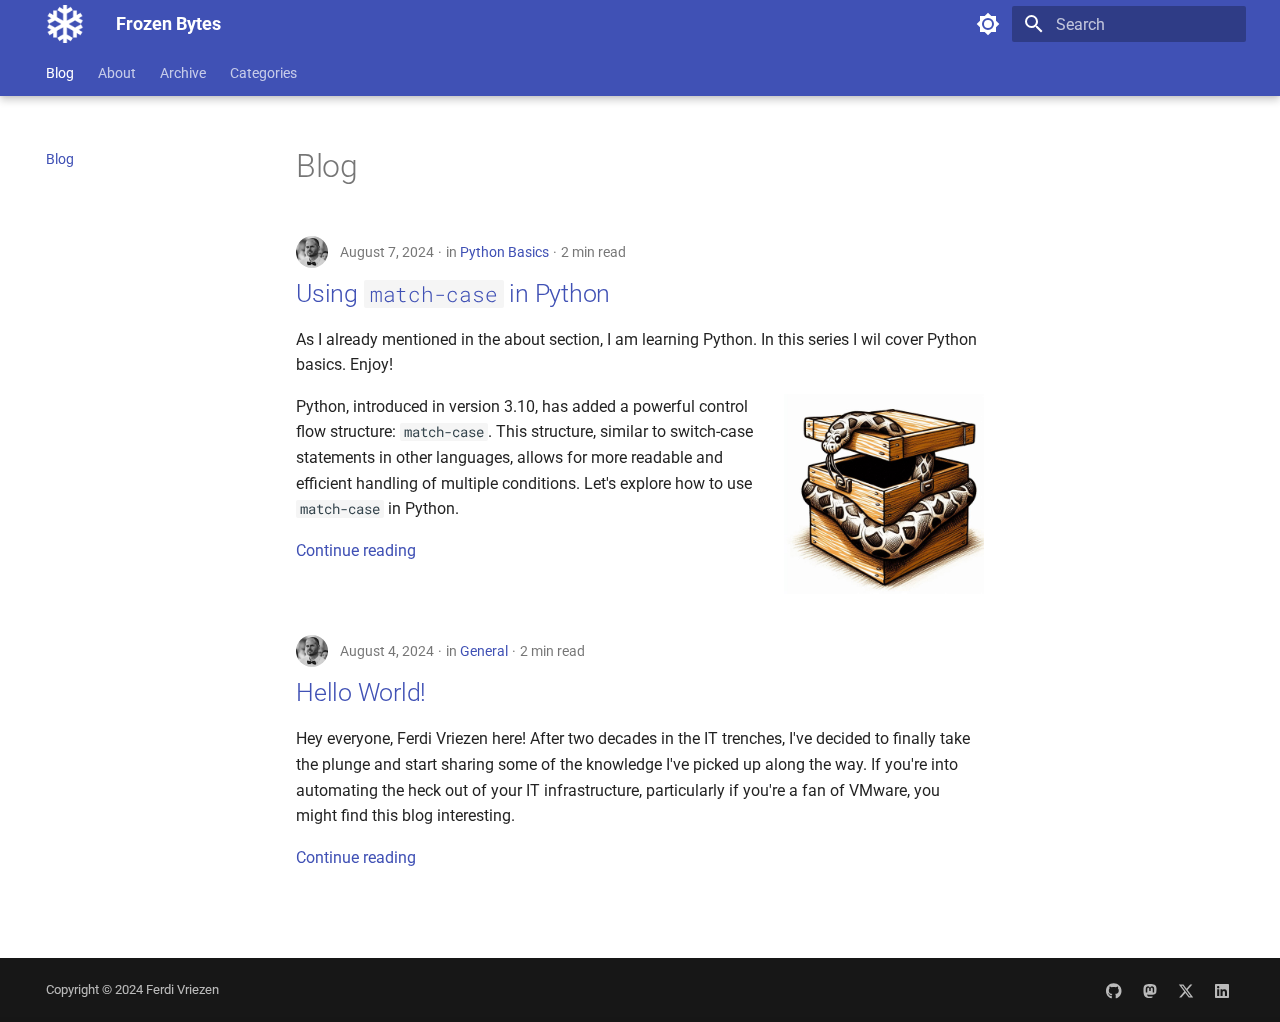
<file: index.html>
<!doctype html>
<html lang="en" class="no-js">
  <head>
    
      <meta charset="utf-8">
      <meta name="viewport" content="width=device-width,initial-scale=1">
      
      
      
        <link rel="canonical" href="https://frozenbytes.nl/">
      
      
      
        <link rel="next" href="about/">
      
      
      <link rel="icon" href="images/snowflake.png">
      <meta name="generator" content="mkdocs-1.6.0, mkdocs-material-9.5.31">
    
    
      
        <title>Frozen Bytes</title>
      
    
    
      <link rel="stylesheet" href="assets/stylesheets/main.3cba04c6.min.css">
      
        
        <link rel="stylesheet" href="assets/stylesheets/palette.06af60db.min.css">
      
      


    
    
      
    
    
      
        
        
        <link rel="preconnect" href="https://fonts.gstatic.com" crossorigin>
        <link rel="stylesheet" href="https://fonts.googleapis.com/css?family=Roboto:300,300i,400,400i,700,700i%7CRoboto+Mono:400,400i,700,700i&display=fallback">
        <style>:root{--md-text-font:"Roboto";--md-code-font:"Roboto Mono"}</style>
      
    
    
      <link rel="stylesheet" href="stylesheets/custom_colors.css">
    
    <script>__md_scope=new URL(".",location),__md_hash=e=>[...e].reduce((e,_)=>(e<<5)-e+_.charCodeAt(0),0),__md_get=(e,_=localStorage,t=__md_scope)=>JSON.parse(_.getItem(t.pathname+"."+e)),__md_set=(e,_,t=localStorage,a=__md_scope)=>{try{t.setItem(a.pathname+"."+e,JSON.stringify(_))}catch(e){}}</script>
    
      
  


  
  

<script id="__analytics">function __md_analytics(){function n(){dataLayer.push(arguments)}window.dataLayer=window.dataLayer||[],n("js",new Date),n("config","G-ZJFEST0KXH"),document.addEventListener("DOMContentLoaded",function(){document.forms.search&&document.forms.search.query.addEventListener("blur",function(){this.value&&n("event","search",{search_term:this.value})}),document$.subscribe(function(){var a=document.forms.feedback;if(void 0!==a)for(var e of a.querySelectorAll("[type=submit]"))e.addEventListener("click",function(e){e.preventDefault();var t=document.location.pathname,e=this.getAttribute("data-md-value");n("event","feedback",{page:t,data:e}),a.firstElementChild.disabled=!0;e=a.querySelector(".md-feedback__note [data-md-value='"+e+"']");e&&(e.hidden=!1)}),a.hidden=!1}),location$.subscribe(function(e){n("config","G-ZJFEST0KXH",{page_path:e.pathname})})});var e=document.createElement("script");e.async=!0,e.src="https://www.googletagmanager.com/gtag/js?id=G-ZJFEST0KXH",document.getElementById("__analytics").insertAdjacentElement("afterEnd",e)}</script>
  
    <script>"undefined"!=typeof __md_analytics&&__md_analytics()</script>
  

    
    
      
        <meta  property="og:type"  content="website" >
      
        <meta  property="og:title"  content="Blog" >
      
        <meta  property="og:description"  content="None" >
      
        <meta  property="og:image"  content="https://frozenbytes.nl/assets/images/social/index.png" >
      
        <meta  property="og:image:type"  content="image/png" >
      
        <meta  property="og:image:width"  content="1200" >
      
        <meta  property="og:image:height"  content="630" >
      
        <meta  property="og:url"  content="https://frozenbytes.nl/" >
      
        <meta  name="twitter:card"  content="summary_large_image" >
      
        <meta  name="twitter:title"  content="Blog" >
      
        <meta  name="twitter:description"  content="None" >
      
        <meta  name="twitter:image"  content="https://frozenbytes.nl/assets/images/social/index.png" >
      
    
    
  </head>
  
  
    
    
      
    
    
    
    
    <body dir="ltr" data-md-color-scheme="default" data-md-color-primary="indigo" data-md-color-accent="indigo">
  
    
    <input class="md-toggle" data-md-toggle="drawer" type="checkbox" id="__drawer" autocomplete="off">
    <input class="md-toggle" data-md-toggle="search" type="checkbox" id="__search" autocomplete="off">
    <label class="md-overlay" for="__drawer"></label>
    <div data-md-component="skip">
      
        
        <a href="#blog" class="md-skip">
          Skip to content
        </a>
      
    </div>
    <div data-md-component="announce">
      
    </div>
    
    
      

  

<header class="md-header md-header--shadow md-header--lifted" data-md-component="header">
  <nav class="md-header__inner md-grid" aria-label="Header">
    <a href="." title="Frozen Bytes" class="md-header__button md-logo" aria-label="Frozen Bytes" data-md-component="logo">
      
  <img src="images/snowflake.png" alt="logo">

    </a>
    <label class="md-header__button md-icon" for="__drawer">
      
      <svg xmlns="http://www.w3.org/2000/svg" viewBox="0 0 24 24"><path d="M3 6h18v2H3V6m0 5h18v2H3v-2m0 5h18v2H3v-2Z"/></svg>
    </label>
    <div class="md-header__title" data-md-component="header-title">
      <div class="md-header__ellipsis">
        <div class="md-header__topic">
          <span class="md-ellipsis">
            Frozen Bytes
          </span>
        </div>
        <div class="md-header__topic" data-md-component="header-topic">
          <span class="md-ellipsis">
            
              Blog
            
          </span>
        </div>
      </div>
    </div>
    
      
        <form class="md-header__option" data-md-component="palette">
  
    
    
    
    <input class="md-option" data-md-color-media="" data-md-color-scheme="default" data-md-color-primary="indigo" data-md-color-accent="indigo"  aria-label="Switch to dark mode"  type="radio" name="__palette" id="__palette_0">
    
      <label class="md-header__button md-icon" title="Switch to dark mode" for="__palette_1" hidden>
        <svg xmlns="http://www.w3.org/2000/svg" viewBox="0 0 24 24"><path d="M12 8a4 4 0 0 0-4 4 4 4 0 0 0 4 4 4 4 0 0 0 4-4 4 4 0 0 0-4-4m0 10a6 6 0 0 1-6-6 6 6 0 0 1 6-6 6 6 0 0 1 6 6 6 6 0 0 1-6 6m8-9.31V4h-4.69L12 .69 8.69 4H4v4.69L.69 12 4 15.31V20h4.69L12 23.31 15.31 20H20v-4.69L23.31 12 20 8.69Z"/></svg>
      </label>
    
  
    
    
    
    <input class="md-option" data-md-color-media="" data-md-color-scheme="slate" data-md-color-primary="indigo" data-md-color-accent="indigo"  aria-label="Switch to light mode"  type="radio" name="__palette" id="__palette_1">
    
      <label class="md-header__button md-icon" title="Switch to light mode" for="__palette_0" hidden>
        <svg xmlns="http://www.w3.org/2000/svg" viewBox="0 0 24 24"><path d="M12 18c-.89 0-1.74-.2-2.5-.55C11.56 16.5 13 14.42 13 12c0-2.42-1.44-4.5-3.5-5.45C10.26 6.2 11.11 6 12 6a6 6 0 0 1 6 6 6 6 0 0 1-6 6m8-9.31V4h-4.69L12 .69 8.69 4H4v4.69L.69 12 4 15.31V20h4.69L12 23.31 15.31 20H20v-4.69L23.31 12 20 8.69Z"/></svg>
      </label>
    
  
</form>
      
    
    
      <script>var media,input,key,value,palette=__md_get("__palette");if(palette&&palette.color){"(prefers-color-scheme)"===palette.color.media&&(media=matchMedia("(prefers-color-scheme: light)"),input=document.querySelector(media.matches?"[data-md-color-media='(prefers-color-scheme: light)']":"[data-md-color-media='(prefers-color-scheme: dark)']"),palette.color.media=input.getAttribute("data-md-color-media"),palette.color.scheme=input.getAttribute("data-md-color-scheme"),palette.color.primary=input.getAttribute("data-md-color-primary"),palette.color.accent=input.getAttribute("data-md-color-accent"));for([key,value]of Object.entries(palette.color))document.body.setAttribute("data-md-color-"+key,value)}</script>
    
    
    
      <label class="md-header__button md-icon" for="__search">
        
        <svg xmlns="http://www.w3.org/2000/svg" viewBox="0 0 24 24"><path d="M9.5 3A6.5 6.5 0 0 1 16 9.5c0 1.61-.59 3.09-1.56 4.23l.27.27h.79l5 5-1.5 1.5-5-5v-.79l-.27-.27A6.516 6.516 0 0 1 9.5 16 6.5 6.5 0 0 1 3 9.5 6.5 6.5 0 0 1 9.5 3m0 2C7 5 5 7 5 9.5S7 14 9.5 14 14 12 14 9.5 12 5 9.5 5Z"/></svg>
      </label>
      <div class="md-search" data-md-component="search" role="dialog">
  <label class="md-search__overlay" for="__search"></label>
  <div class="md-search__inner" role="search">
    <form class="md-search__form" name="search">
      <input type="text" class="md-search__input" name="query" aria-label="Search" placeholder="Search" autocapitalize="off" autocorrect="off" autocomplete="off" spellcheck="false" data-md-component="search-query" required>
      <label class="md-search__icon md-icon" for="__search">
        
        <svg xmlns="http://www.w3.org/2000/svg" viewBox="0 0 24 24"><path d="M9.5 3A6.5 6.5 0 0 1 16 9.5c0 1.61-.59 3.09-1.56 4.23l.27.27h.79l5 5-1.5 1.5-5-5v-.79l-.27-.27A6.516 6.516 0 0 1 9.5 16 6.5 6.5 0 0 1 3 9.5 6.5 6.5 0 0 1 9.5 3m0 2C7 5 5 7 5 9.5S7 14 9.5 14 14 12 14 9.5 12 5 9.5 5Z"/></svg>
        
        <svg xmlns="http://www.w3.org/2000/svg" viewBox="0 0 24 24"><path d="M20 11v2H8l5.5 5.5-1.42 1.42L4.16 12l7.92-7.92L13.5 5.5 8 11h12Z"/></svg>
      </label>
      <nav class="md-search__options" aria-label="Search">
        
        <button type="reset" class="md-search__icon md-icon" title="Clear" aria-label="Clear" tabindex="-1">
          
          <svg xmlns="http://www.w3.org/2000/svg" viewBox="0 0 24 24"><path d="M19 6.41 17.59 5 12 10.59 6.41 5 5 6.41 10.59 12 5 17.59 6.41 19 12 13.41 17.59 19 19 17.59 13.41 12 19 6.41Z"/></svg>
        </button>
      </nav>
      
    </form>
    <div class="md-search__output">
      <div class="md-search__scrollwrap" tabindex="0" data-md-scrollfix>
        <div class="md-search-result" data-md-component="search-result">
          <div class="md-search-result__meta">
            Initializing search
          </div>
          <ol class="md-search-result__list" role="presentation"></ol>
        </div>
      </div>
    </div>
  </div>
</div>
    
    
  </nav>
  
    
      
<nav class="md-tabs" aria-label="Tabs" data-md-component="tabs">
  <div class="md-grid">
    <ul class="md-tabs__list">
      
        
  
  
    
  
  
    <li class="md-tabs__item md-tabs__item--active">
      <a href="." class="md-tabs__link">
        
  
    
  
  Blog

      </a>
    </li>
  

      
        
  
  
  
    <li class="md-tabs__item">
      <a href="about/" class="md-tabs__link">
        
  
    
  
  About

      </a>
    </li>
  

      
        
  
  
  
    
    
      <li class="md-tabs__item">
        <a href="archive/2024/" class="md-tabs__link">
          
  
  Archive

        </a>
      </li>
    
  

      
        
  
  
  
    
    
      <li class="md-tabs__item">
        <a href="category/general/" class="md-tabs__link">
          
  
  Categories

        </a>
      </li>
    
  

      
    </ul>
  </div>
</nav>
    
  
</header>
    
    <div class="md-container" data-md-component="container">
      
      
        
      
      <main class="md-main" data-md-component="main">
        <div class="md-main__inner md-grid">
          
            
              
              <div class="md-sidebar md-sidebar--primary" data-md-component="sidebar" data-md-type="navigation" >
                <div class="md-sidebar__scrollwrap">
                  <div class="md-sidebar__inner">
                    


  


<nav class="md-nav md-nav--primary md-nav--lifted" aria-label="Navigation" data-md-level="0">
  <label class="md-nav__title" for="__drawer">
    <a href="." title="Frozen Bytes" class="md-nav__button md-logo" aria-label="Frozen Bytes" data-md-component="logo">
      
  <img src="images/snowflake.png" alt="logo">

    </a>
    Frozen Bytes
  </label>
  
  <ul class="md-nav__list" data-md-scrollfix>
    
      
      
  
  
    
  
  
    
      
    
  
  
    <li class="md-nav__item md-nav__item--active">
      
      <input class="md-nav__toggle md-toggle" type="checkbox" id="__toc">
      
      
        
      
      
      <a href="." class="md-nav__link md-nav__link--active">
        
  
  <span class="md-ellipsis">
    Blog
  </span>
  

      </a>
      
    </li>
  

    
      
      
  
  
  
  
    <li class="md-nav__item">
      <a href="about/" class="md-nav__link">
        
  
  <span class="md-ellipsis">
    About
  </span>
  

      </a>
    </li>
  

    
      
      
  
  
  
  
    
    
    
      
      
        
      
    
    
    <li class="md-nav__item md-nav__item--nested">
      
        
        
        <input class="md-nav__toggle md-toggle " type="checkbox" id="__nav_3" >
        
          
          <label class="md-nav__link" for="__nav_3" id="__nav_3_label" tabindex="0">
            
  
  <span class="md-ellipsis">
    Archive
  </span>
  

            <span class="md-nav__icon md-icon"></span>
          </label>
        
        <nav class="md-nav" data-md-level="1" aria-labelledby="__nav_3_label" aria-expanded="false">
          <label class="md-nav__title" for="__nav_3">
            <span class="md-nav__icon md-icon"></span>
            Archive
          </label>
          <ul class="md-nav__list" data-md-scrollfix>
            
              
                
  
  
  
    
  
  
    <li class="md-nav__item">
      <a href="archive/2024/" class="md-nav__link">
        
  
  <span class="md-ellipsis">
    2024
  </span>
  

      </a>
    </li>
  

              
            
          </ul>
        </nav>
      
    </li>
  

    
      
      
  
  
  
  
    
    
    
      
      
        
      
    
    
    <li class="md-nav__item md-nav__item--nested">
      
        
        
        <input class="md-nav__toggle md-toggle " type="checkbox" id="__nav_4" >
        
          
          <label class="md-nav__link" for="__nav_4" id="__nav_4_label" tabindex="0">
            
  
  <span class="md-ellipsis">
    Categories
  </span>
  

            <span class="md-nav__icon md-icon"></span>
          </label>
        
        <nav class="md-nav" data-md-level="1" aria-labelledby="__nav_4_label" aria-expanded="false">
          <label class="md-nav__title" for="__nav_4">
            <span class="md-nav__icon md-icon"></span>
            Categories
          </label>
          <ul class="md-nav__list" data-md-scrollfix>
            
              
                
  
  
  
    
  
  
    <li class="md-nav__item">
      <a href="category/general/" class="md-nav__link">
        
  
  <span class="md-ellipsis">
    General
  </span>
  

      </a>
    </li>
  

              
            
              
                
  
  
  
    
  
  
    <li class="md-nav__item">
      <a href="category/python-basics/" class="md-nav__link">
        
  
  <span class="md-ellipsis">
    Python Basics
  </span>
  

      </a>
    </li>
  

              
            
          </ul>
        </nav>
      
    </li>
  

    
  </ul>
</nav>
                  </div>
                </div>
              </div>
            
            
              
              <div class="md-sidebar md-sidebar--secondary" data-md-component="sidebar" data-md-type="toc" >
                <div class="md-sidebar__scrollwrap">
                  <div class="md-sidebar__inner">
                    

<nav class="md-nav md-nav--secondary" aria-label="Table of contents">
  
  
  
    
  
  
</nav>
                  </div>
                </div>
              </div>
            
          
          
  <div class="md-content" data-md-component="content">
    <div class="md-content__inner">
      <header class="md-typeset">
        <h1 id="blog">Blog</h1>
      </header>
      
        <article class="md-post md-post--excerpt">
  <header class="md-post__header">
    
      <nav class="md-post__authors md-typeset">
        
          <span class="md-author">
            <img src="images/ferdi_gray.png" alt="Ferdi Vriezen">
          </span>
        
      </nav>
    
    <div class="md-post__meta md-meta">
      <ul class="md-meta__list">
        <li class="md-meta__item">
          <time datetime="2024-08-07 00:00:00">August 7, 2024</time></li>
        
          <li class="md-meta__item">
            in
            
              <a href="category/python-basics/" class="md-meta__link">Python Basics</a></li>
        
        
          
          <li class="md-meta__item">
            
              2 min read
            
          </li>
        
      </ul>
      
    </div>
  </header>
  <div class="md-post__content md-typeset">
    <h2 id="using-match-case-in-python"><a class="toclink" href="2024/08/07/using-match-case-in-python/">Using <code>match-case</code> in Python</a></h2>
<p>As I already mentioned in the about section, I am learning Python.
In this series I wil cover Python basics. Enjoy!</p>
<p><img src="images/python_case-match.jpeg" alt="case-match" width="200" align="right"/></p>
<p>Python, introduced in version 3.10, has added a powerful control flow structure: <code>match-case</code>. This structure, similar to switch-case statements in other languages, allows for more readable and efficient handling of multiple conditions. Let's explore how to use <code>match-case</code> in Python.</p>

    
      <nav class="md-post__action">
        <a href="2024/08/07/using-match-case-in-python/">
          Continue reading
        </a>
      </nav>
    
  </div>
</article>
      
        <article class="md-post md-post--excerpt">
  <header class="md-post__header">
    
      <nav class="md-post__authors md-typeset">
        
          <span class="md-author">
            <img src="images/ferdi_gray.png" alt="Ferdi Vriezen">
          </span>
        
      </nav>
    
    <div class="md-post__meta md-meta">
      <ul class="md-meta__list">
        <li class="md-meta__item">
          <time datetime="2024-08-04 00:00:00">August 4, 2024</time></li>
        
          <li class="md-meta__item">
            in
            
              <a href="category/general/" class="md-meta__link">General</a></li>
        
        
          
          <li class="md-meta__item">
            
              2 min read
            
          </li>
        
      </ul>
      
    </div>
  </header>
  <div class="md-post__content md-typeset">
    <h2 id="hello-world"><a class="toclink" href="2024/08/04/hello-world/">Hello World!</a></h2>
<p>Hey everyone, Ferdi Vriezen here! After two decades in the IT trenches, I've decided to finally take the plunge and start sharing some of the knowledge I've picked up along the way. If you're into automating the heck out of your IT infrastructure, particularly if you're a fan of VMware, you might find this blog interesting. </p>

    
      <nav class="md-post__action">
        <a href="2024/08/04/hello-world/">
          Continue reading
        </a>
      </nav>
    
  </div>
</article>
      
      
        
          



<nav class="md-pagination">
  
</nav>
        
      
    </div>
  </div>

          
<script>var target=document.getElementById(location.hash.slice(1));target&&target.name&&(target.checked=target.name.startsWith("__tabbed_"))</script>
        </div>
        
      </main>
      
        <footer class="md-footer">
  
  <div class="md-footer-meta md-typeset">
    <div class="md-footer-meta__inner md-grid">
      <div class="md-copyright">
  
    <div class="md-copyright__highlight">
      Copyright &copy; 2024 Ferdi Vriezen
    </div>
  
  
</div>
      
        <div class="md-social">
  
    
    
    
    
      
      
    
    <a href="https://github.com/helarnl" target="_blank" rel="noopener" title="github.com" class="md-social__link">
      <svg xmlns="http://www.w3.org/2000/svg" viewBox="0 0 496 512"><!--! Font Awesome Free 6.6.0 by @fontawesome - https://fontawesome.com License - https://fontawesome.com/license/free (Icons: CC BY 4.0, Fonts: SIL OFL 1.1, Code: MIT License) Copyright 2024 Fonticons, Inc.--><path d="M165.9 397.4c0 2-2.3 3.6-5.2 3.6-3.3.3-5.6-1.3-5.6-3.6 0-2 2.3-3.6 5.2-3.6 3-.3 5.6 1.3 5.6 3.6zm-31.1-4.5c-.7 2 1.3 4.3 4.3 4.9 2.6 1 5.6 0 6.2-2s-1.3-4.3-4.3-5.2c-2.6-.7-5.5.3-6.2 2.3zm44.2-1.7c-2.9.7-4.9 2.6-4.6 4.9.3 2 2.9 3.3 5.9 2.6 2.9-.7 4.9-2.6 4.6-4.6-.3-1.9-3-3.2-5.9-2.9zM244.8 8C106.1 8 0 113.3 0 252c0 110.9 69.8 205.8 169.5 239.2 12.8 2.3 17.3-5.6 17.3-12.1 0-6.2-.3-40.4-.3-61.4 0 0-70 15-84.7-29.8 0 0-11.4-29.1-27.8-36.6 0 0-22.9-15.7 1.6-15.4 0 0 24.9 2 38.6 25.8 21.9 38.6 58.6 27.5 72.9 20.9 2.3-16 8.8-27.1 16-33.7-55.9-6.2-112.3-14.3-112.3-110.5 0-27.5 7.6-41.3 23.6-58.9-2.6-6.5-11.1-33.3 2.6-67.9 20.9-6.5 69 27 69 27 20-5.6 41.5-8.5 62.8-8.5s42.8 2.9 62.8 8.5c0 0 48.1-33.6 69-27 13.7 34.7 5.2 61.4 2.6 67.9 16 17.7 25.8 31.5 25.8 58.9 0 96.5-58.9 104.2-114.8 110.5 9.2 7.9 17 22.9 17 46.4 0 33.7-.3 75.4-.3 83.6 0 6.5 4.6 14.4 17.3 12.1C428.2 457.8 496 362.9 496 252 496 113.3 383.5 8 244.8 8zM97.2 352.9c-1.3 1-1 3.3.7 5.2 1.6 1.6 3.9 2.3 5.2 1 1.3-1 1-3.3-.7-5.2-1.6-1.6-3.9-2.3-5.2-1zm-10.8-8.1c-.7 1.3.3 2.9 2.3 3.9 1.6 1 3.6.7 4.3-.7.7-1.3-.3-2.9-2.3-3.9-2-.6-3.6-.3-4.3.7zm32.4 35.6c-1.6 1.3-1 4.3 1.3 6.2 2.3 2.3 5.2 2.6 6.5 1 1.3-1.3.7-4.3-1.3-6.2-2.2-2.3-5.2-2.6-6.5-1zm-11.4-14.7c-1.6 1-1.6 3.6 0 5.9 1.6 2.3 4.3 3.3 5.6 2.3 1.6-1.3 1.6-3.9 0-6.2-1.4-2.3-4-3.3-5.6-2z"/></svg>
    </a>
  
    
    
      
    
    
    
      
      
    
    <a href="https://techhub.social/@FerdiVriezen" target="_blank" rel="noopener me" title="techhub.social" class="md-social__link">
      <svg xmlns="http://www.w3.org/2000/svg" viewBox="0 0 448 512"><!--! Font Awesome Free 6.6.0 by @fontawesome - https://fontawesome.com License - https://fontawesome.com/license/free (Icons: CC BY 4.0, Fonts: SIL OFL 1.1, Code: MIT License) Copyright 2024 Fonticons, Inc.--><path d="M433 179.11c0-97.2-63.71-125.7-63.71-125.7-62.52-28.7-228.56-28.4-290.48 0 0 0-63.72 28.5-63.72 125.7 0 115.7-6.6 259.4 105.63 289.1 40.51 10.7 75.32 13 103.33 11.4 50.81-2.8 79.32-18.1 79.32-18.1l-1.7-36.9s-36.31 11.4-77.12 10.1c-40.41-1.4-83-4.4-89.63-54a102.54 102.54 0 0 1-.9-13.9c85.63 20.9 158.65 9.1 178.75 6.7 56.12-6.7 105-41.3 111.23-72.9 9.8-49.8 9-121.5 9-121.5zm-75.12 125.2h-46.63v-114.2c0-49.7-64-51.6-64 6.9v62.5h-46.33V197c0-58.5-64-56.6-64-6.9v114.2H90.19c0-122.1-5.2-147.9 18.41-175 25.9-28.9 79.82-30.8 103.83 6.1l11.6 19.5 11.6-19.5c24.11-37.1 78.12-34.8 103.83-6.1 23.71 27.3 18.4 53 18.4 175z"/></svg>
    </a>
  
    
    
    
    
      
      
    
    <a href="https://x.com/FerdiVriezen" target="_blank" rel="noopener" title="x.com" class="md-social__link">
      <svg xmlns="http://www.w3.org/2000/svg" viewBox="0 0 512 512"><!--! Font Awesome Free 6.6.0 by @fontawesome - https://fontawesome.com License - https://fontawesome.com/license/free (Icons: CC BY 4.0, Fonts: SIL OFL 1.1, Code: MIT License) Copyright 2024 Fonticons, Inc.--><path d="M389.2 48h70.6L305.6 224.2 487 464H345L233.7 318.6 106.5 464H35.8l164.9-188.5L26.8 48h145.6l100.5 132.9L389.2 48zm-24.8 373.8h39.1L151.1 88h-42l255.3 333.8z"/></svg>
    </a>
  
    
    
    
    
      
      
    
    <a href="https://www.linkedin.com/in/ferdivriezen" target="_blank" rel="noopener" title="www.linkedin.com" class="md-social__link">
      <svg xmlns="http://www.w3.org/2000/svg" viewBox="0 0 448 512"><!--! Font Awesome Free 6.6.0 by @fontawesome - https://fontawesome.com License - https://fontawesome.com/license/free (Icons: CC BY 4.0, Fonts: SIL OFL 1.1, Code: MIT License) Copyright 2024 Fonticons, Inc.--><path d="M416 32H31.9C14.3 32 0 46.5 0 64.3v383.4C0 465.5 14.3 480 31.9 480H416c17.6 0 32-14.5 32-32.3V64.3c0-17.8-14.4-32.3-32-32.3zM135.4 416H69V202.2h66.5V416zm-33.2-243c-21.3 0-38.5-17.3-38.5-38.5S80.9 96 102.2 96c21.2 0 38.5 17.3 38.5 38.5 0 21.3-17.2 38.5-38.5 38.5zm282.1 243h-66.4V312c0-24.8-.5-56.7-34.5-56.7-34.6 0-39.9 27-39.9 54.9V416h-66.4V202.2h63.7v29.2h.9c8.9-16.8 30.6-34.5 62.9-34.5 67.2 0 79.7 44.3 79.7 101.9V416z"/></svg>
    </a>
  
</div>
      
    </div>
  </div>
</footer>
      
    </div>
    <div class="md-dialog" data-md-component="dialog">
      <div class="md-dialog__inner md-typeset"></div>
    </div>
    
      <div class="md-progress" data-md-component="progress" role="progressbar"></div>
    
    
    <script id="__config" type="application/json">{"base": ".", "features": ["navigation.instant", "navigation.instant.progress", "navigation.instant.preview", "navigation.instant", "navigation.tracking", "navigation.tabs", "navigation.tabs.sticky", "navigation.sections", "header.autohide", "content.code.copy", "content.code.select"], "search": "assets/javascripts/workers/search.b8dbb3d2.min.js", "translations": {"clipboard.copied": "Copied to clipboard", "clipboard.copy": "Copy to clipboard", "search.result.more.one": "1 more on this page", "search.result.more.other": "# more on this page", "search.result.none": "No matching documents", "search.result.one": "1 matching document", "search.result.other": "# matching documents", "search.result.placeholder": "Type to start searching", "search.result.term.missing": "Missing", "select.version": "Select version"}}</script>
    
    
      <script src="assets/javascripts/bundle.fe8b6f2b.min.js"></script>
      
    
  </body>
</html>
</file>
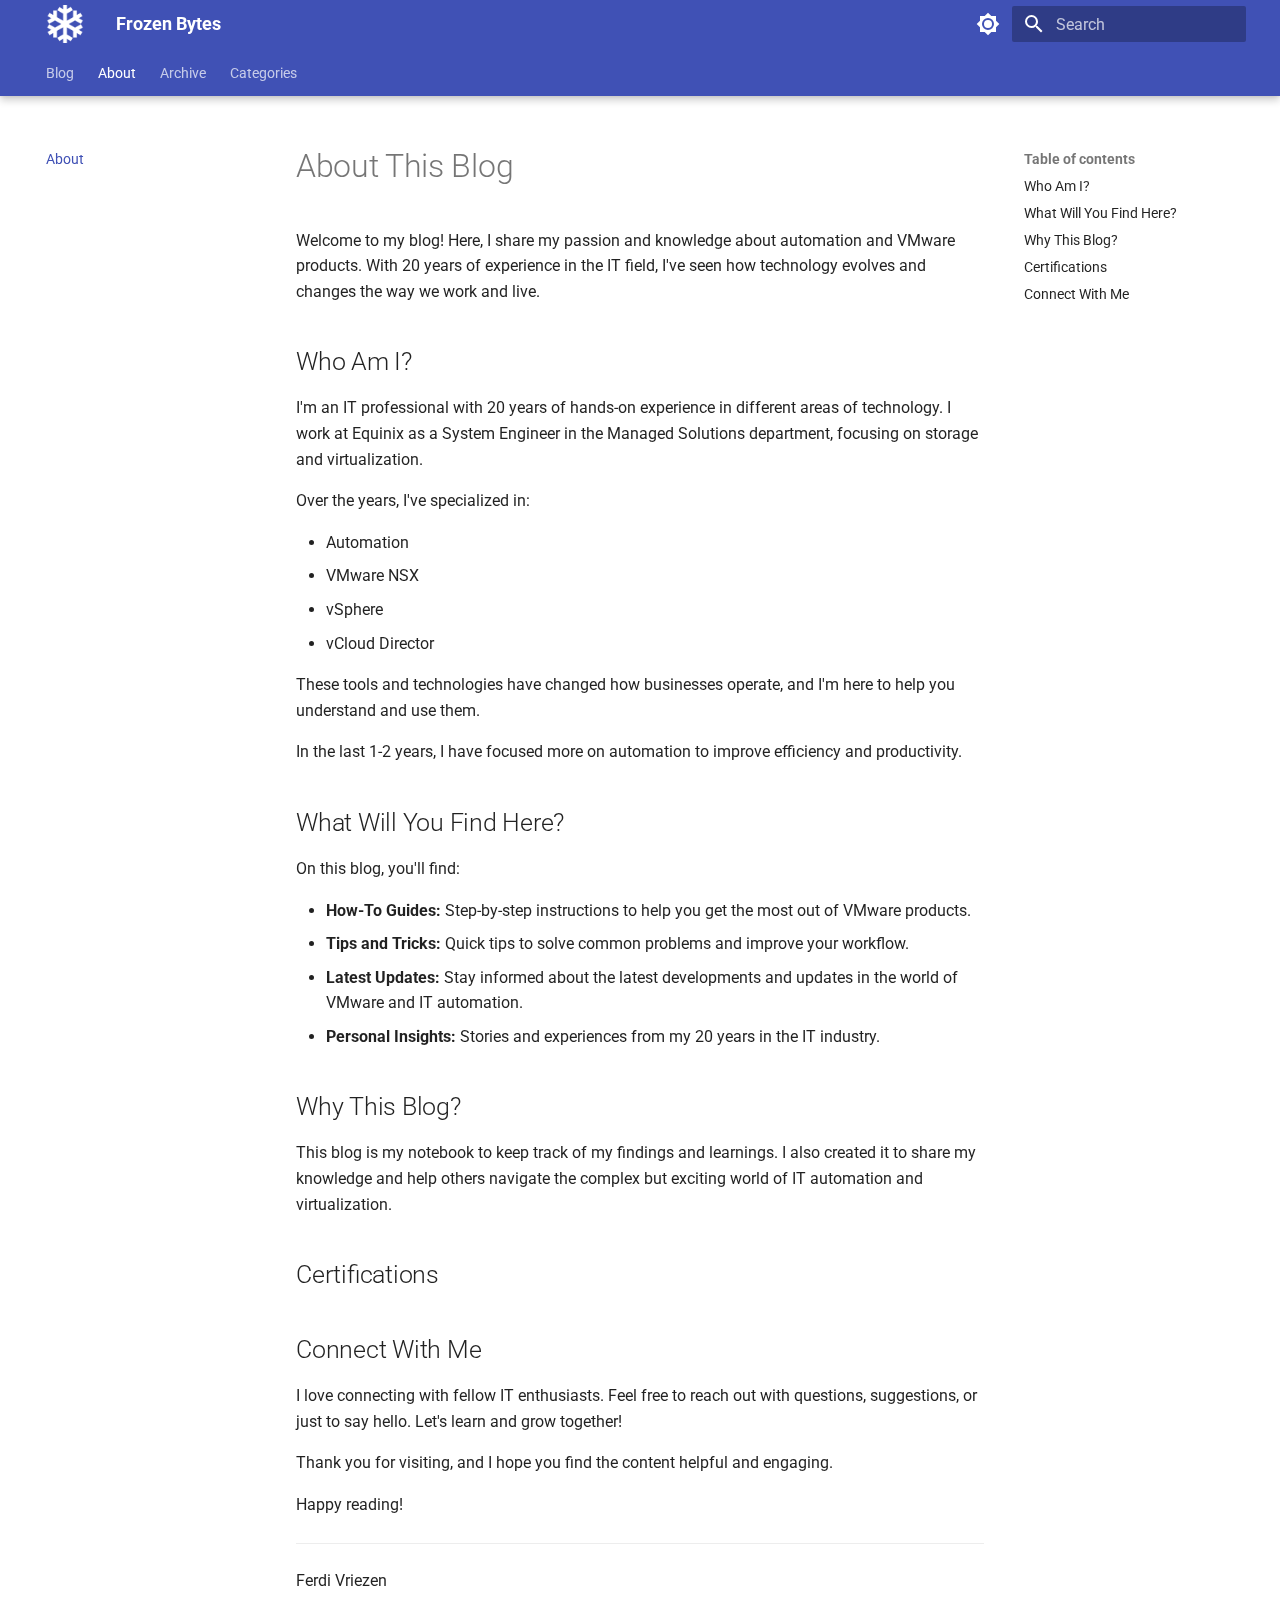
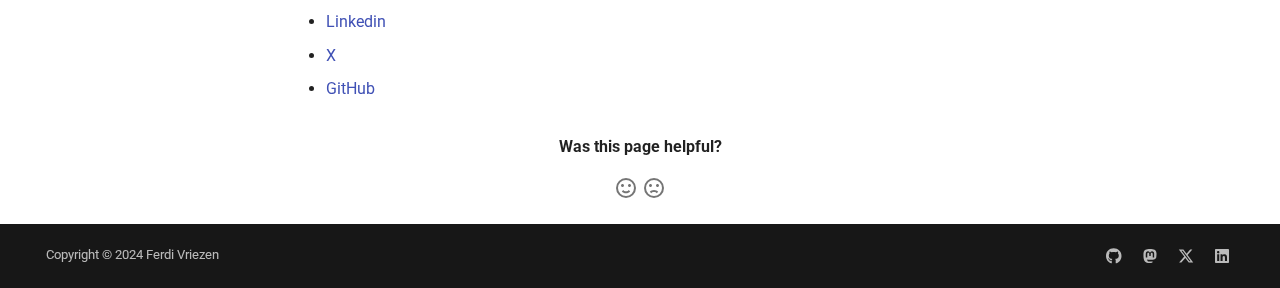
<file: about/index.html>
<!doctype html>
<html lang="en" class="no-js">
  <head>
    
      <meta charset="utf-8">
      <meta name="viewport" content="width=device-width,initial-scale=1">
      
      
      
        <link rel="canonical" href="https://frozenbytes.nl/about/">
      
      
        <link rel="prev" href="..">
      
      
        <link rel="next" href="../category/general/">
      
      
      <link rel="icon" href="../images/snowflake.png">
      <meta name="generator" content="mkdocs-1.6.0, mkdocs-material-9.5.31">
    
    
      
        <title>About - Frozen Bytes</title>
      
    
    
      <link rel="stylesheet" href="../assets/stylesheets/main.3cba04c6.min.css">
      
        
        <link rel="stylesheet" href="../assets/stylesheets/palette.06af60db.min.css">
      
      


    
    
      
    
    
      
        
        
        <link rel="preconnect" href="https://fonts.gstatic.com" crossorigin>
        <link rel="stylesheet" href="https://fonts.googleapis.com/css?family=Roboto:300,300i,400,400i,700,700i%7CRoboto+Mono:400,400i,700,700i&display=fallback">
        <style>:root{--md-text-font:"Roboto";--md-code-font:"Roboto Mono"}</style>
      
    
    
      <link rel="stylesheet" href="../stylesheets/custom_colors.css">
    
    <script>__md_scope=new URL("..",location),__md_hash=e=>[...e].reduce((e,_)=>(e<<5)-e+_.charCodeAt(0),0),__md_get=(e,_=localStorage,t=__md_scope)=>JSON.parse(_.getItem(t.pathname+"."+e)),__md_set=(e,_,t=localStorage,a=__md_scope)=>{try{t.setItem(a.pathname+"."+e,JSON.stringify(_))}catch(e){}}</script>
    
      
  


  
  

<script id="__analytics">function __md_analytics(){function n(){dataLayer.push(arguments)}window.dataLayer=window.dataLayer||[],n("js",new Date),n("config","G-ZJFEST0KXH"),document.addEventListener("DOMContentLoaded",function(){document.forms.search&&document.forms.search.query.addEventListener("blur",function(){this.value&&n("event","search",{search_term:this.value})}),document$.subscribe(function(){var a=document.forms.feedback;if(void 0!==a)for(var e of a.querySelectorAll("[type=submit]"))e.addEventListener("click",function(e){e.preventDefault();var t=document.location.pathname,e=this.getAttribute("data-md-value");n("event","feedback",{page:t,data:e}),a.firstElementChild.disabled=!0;e=a.querySelector(".md-feedback__note [data-md-value='"+e+"']");e&&(e.hidden=!1)}),a.hidden=!1}),location$.subscribe(function(e){n("config","G-ZJFEST0KXH",{page_path:e.pathname})})});var e=document.createElement("script");e.async=!0,e.src="https://www.googletagmanager.com/gtag/js?id=G-ZJFEST0KXH",document.getElementById("__analytics").insertAdjacentElement("afterEnd",e)}</script>
  
    <script>"undefined"!=typeof __md_analytics&&__md_analytics()</script>
  

    
    
      
        <meta  property="og:type"  content="website" >
      
        <meta  property="og:title"  content="About - Frozen Bytes" >
      
        <meta  property="og:description"  content="None" >
      
        <meta  property="og:image"  content="https://frozenbytes.nl/assets/images/social/about.png" >
      
        <meta  property="og:image:type"  content="image/png" >
      
        <meta  property="og:image:width"  content="1200" >
      
        <meta  property="og:image:height"  content="630" >
      
        <meta  property="og:url"  content="https://frozenbytes.nl/about/" >
      
        <meta  name="twitter:card"  content="summary_large_image" >
      
        <meta  name="twitter:title"  content="About - Frozen Bytes" >
      
        <meta  name="twitter:description"  content="None" >
      
        <meta  name="twitter:image"  content="https://frozenbytes.nl/assets/images/social/about.png" >
      
    
    
  </head>
  
  
    
    
      
    
    
    
    
    <body dir="ltr" data-md-color-scheme="default" data-md-color-primary="indigo" data-md-color-accent="indigo">
  
    
    <input class="md-toggle" data-md-toggle="drawer" type="checkbox" id="__drawer" autocomplete="off">
    <input class="md-toggle" data-md-toggle="search" type="checkbox" id="__search" autocomplete="off">
    <label class="md-overlay" for="__drawer"></label>
    <div data-md-component="skip">
      
        
        <a href="#about-this-blog" class="md-skip">
          Skip to content
        </a>
      
    </div>
    <div data-md-component="announce">
      
    </div>
    
    
      

  

<header class="md-header md-header--shadow md-header--lifted" data-md-component="header">
  <nav class="md-header__inner md-grid" aria-label="Header">
    <a href=".." title="Frozen Bytes" class="md-header__button md-logo" aria-label="Frozen Bytes" data-md-component="logo">
      
  <img src="../images/snowflake.png" alt="logo">

    </a>
    <label class="md-header__button md-icon" for="__drawer">
      
      <svg xmlns="http://www.w3.org/2000/svg" viewBox="0 0 24 24"><path d="M3 6h18v2H3V6m0 5h18v2H3v-2m0 5h18v2H3v-2Z"/></svg>
    </label>
    <div class="md-header__title" data-md-component="header-title">
      <div class="md-header__ellipsis">
        <div class="md-header__topic">
          <span class="md-ellipsis">
            Frozen Bytes
          </span>
        </div>
        <div class="md-header__topic" data-md-component="header-topic">
          <span class="md-ellipsis">
            
              About
            
          </span>
        </div>
      </div>
    </div>
    
      
        <form class="md-header__option" data-md-component="palette">
  
    
    
    
    <input class="md-option" data-md-color-media="" data-md-color-scheme="default" data-md-color-primary="indigo" data-md-color-accent="indigo"  aria-label="Switch to dark mode"  type="radio" name="__palette" id="__palette_0">
    
      <label class="md-header__button md-icon" title="Switch to dark mode" for="__palette_1" hidden>
        <svg xmlns="http://www.w3.org/2000/svg" viewBox="0 0 24 24"><path d="M12 8a4 4 0 0 0-4 4 4 4 0 0 0 4 4 4 4 0 0 0 4-4 4 4 0 0 0-4-4m0 10a6 6 0 0 1-6-6 6 6 0 0 1 6-6 6 6 0 0 1 6 6 6 6 0 0 1-6 6m8-9.31V4h-4.69L12 .69 8.69 4H4v4.69L.69 12 4 15.31V20h4.69L12 23.31 15.31 20H20v-4.69L23.31 12 20 8.69Z"/></svg>
      </label>
    
  
    
    
    
    <input class="md-option" data-md-color-media="" data-md-color-scheme="slate" data-md-color-primary="indigo" data-md-color-accent="indigo"  aria-label="Switch to light mode"  type="radio" name="__palette" id="__palette_1">
    
      <label class="md-header__button md-icon" title="Switch to light mode" for="__palette_0" hidden>
        <svg xmlns="http://www.w3.org/2000/svg" viewBox="0 0 24 24"><path d="M12 18c-.89 0-1.74-.2-2.5-.55C11.56 16.5 13 14.42 13 12c0-2.42-1.44-4.5-3.5-5.45C10.26 6.2 11.11 6 12 6a6 6 0 0 1 6 6 6 6 0 0 1-6 6m8-9.31V4h-4.69L12 .69 8.69 4H4v4.69L.69 12 4 15.31V20h4.69L12 23.31 15.31 20H20v-4.69L23.31 12 20 8.69Z"/></svg>
      </label>
    
  
</form>
      
    
    
      <script>var media,input,key,value,palette=__md_get("__palette");if(palette&&palette.color){"(prefers-color-scheme)"===palette.color.media&&(media=matchMedia("(prefers-color-scheme: light)"),input=document.querySelector(media.matches?"[data-md-color-media='(prefers-color-scheme: light)']":"[data-md-color-media='(prefers-color-scheme: dark)']"),palette.color.media=input.getAttribute("data-md-color-media"),palette.color.scheme=input.getAttribute("data-md-color-scheme"),palette.color.primary=input.getAttribute("data-md-color-primary"),palette.color.accent=input.getAttribute("data-md-color-accent"));for([key,value]of Object.entries(palette.color))document.body.setAttribute("data-md-color-"+key,value)}</script>
    
    
    
      <label class="md-header__button md-icon" for="__search">
        
        <svg xmlns="http://www.w3.org/2000/svg" viewBox="0 0 24 24"><path d="M9.5 3A6.5 6.5 0 0 1 16 9.5c0 1.61-.59 3.09-1.56 4.23l.27.27h.79l5 5-1.5 1.5-5-5v-.79l-.27-.27A6.516 6.516 0 0 1 9.5 16 6.5 6.5 0 0 1 3 9.5 6.5 6.5 0 0 1 9.5 3m0 2C7 5 5 7 5 9.5S7 14 9.5 14 14 12 14 9.5 12 5 9.5 5Z"/></svg>
      </label>
      <div class="md-search" data-md-component="search" role="dialog">
  <label class="md-search__overlay" for="__search"></label>
  <div class="md-search__inner" role="search">
    <form class="md-search__form" name="search">
      <input type="text" class="md-search__input" name="query" aria-label="Search" placeholder="Search" autocapitalize="off" autocorrect="off" autocomplete="off" spellcheck="false" data-md-component="search-query" required>
      <label class="md-search__icon md-icon" for="__search">
        
        <svg xmlns="http://www.w3.org/2000/svg" viewBox="0 0 24 24"><path d="M9.5 3A6.5 6.5 0 0 1 16 9.5c0 1.61-.59 3.09-1.56 4.23l.27.27h.79l5 5-1.5 1.5-5-5v-.79l-.27-.27A6.516 6.516 0 0 1 9.5 16 6.5 6.5 0 0 1 3 9.5 6.5 6.5 0 0 1 9.5 3m0 2C7 5 5 7 5 9.5S7 14 9.5 14 14 12 14 9.5 12 5 9.5 5Z"/></svg>
        
        <svg xmlns="http://www.w3.org/2000/svg" viewBox="0 0 24 24"><path d="M20 11v2H8l5.5 5.5-1.42 1.42L4.16 12l7.92-7.92L13.5 5.5 8 11h12Z"/></svg>
      </label>
      <nav class="md-search__options" aria-label="Search">
        
        <button type="reset" class="md-search__icon md-icon" title="Clear" aria-label="Clear" tabindex="-1">
          
          <svg xmlns="http://www.w3.org/2000/svg" viewBox="0 0 24 24"><path d="M19 6.41 17.59 5 12 10.59 6.41 5 5 6.41 10.59 12 5 17.59 6.41 19 12 13.41 17.59 19 19 17.59 13.41 12 19 6.41Z"/></svg>
        </button>
      </nav>
      
    </form>
    <div class="md-search__output">
      <div class="md-search__scrollwrap" tabindex="0" data-md-scrollfix>
        <div class="md-search-result" data-md-component="search-result">
          <div class="md-search-result__meta">
            Initializing search
          </div>
          <ol class="md-search-result__list" role="presentation"></ol>
        </div>
      </div>
    </div>
  </div>
</div>
    
    
  </nav>
  
    
      
<nav class="md-tabs" aria-label="Tabs" data-md-component="tabs">
  <div class="md-grid">
    <ul class="md-tabs__list">
      
        
  
  
  
    <li class="md-tabs__item">
      <a href=".." class="md-tabs__link">
        
  
    
  
  Blog

      </a>
    </li>
  

      
        
  
  
    
  
  
    <li class="md-tabs__item md-tabs__item--active">
      <a href="./" class="md-tabs__link">
        
  
    
  
  About

      </a>
    </li>
  

      
        
  
  
  
    
    
      <li class="md-tabs__item">
        <a href="../archive/2024/" class="md-tabs__link">
          
  
  Archive

        </a>
      </li>
    
  

      
        
  
  
  
    
    
      <li class="md-tabs__item">
        <a href="../category/general/" class="md-tabs__link">
          
  
  Categories

        </a>
      </li>
    
  

      
    </ul>
  </div>
</nav>
    
  
</header>
    
    <div class="md-container" data-md-component="container">
      
      
        
      
      <main class="md-main" data-md-component="main">
        <div class="md-main__inner md-grid">
          
            
              
              <div class="md-sidebar md-sidebar--primary" data-md-component="sidebar" data-md-type="navigation" >
                <div class="md-sidebar__scrollwrap">
                  <div class="md-sidebar__inner">
                    


  


<nav class="md-nav md-nav--primary md-nav--lifted" aria-label="Navigation" data-md-level="0">
  <label class="md-nav__title" for="__drawer">
    <a href=".." title="Frozen Bytes" class="md-nav__button md-logo" aria-label="Frozen Bytes" data-md-component="logo">
      
  <img src="../images/snowflake.png" alt="logo">

    </a>
    Frozen Bytes
  </label>
  
  <ul class="md-nav__list" data-md-scrollfix>
    
      
      
  
  
  
    
  
  
    <li class="md-nav__item">
      <a href=".." class="md-nav__link">
        
  
  <span class="md-ellipsis">
    Blog
  </span>
  

      </a>
    </li>
  

    
      
      
  
  
    
  
  
  
    <li class="md-nav__item md-nav__item--active">
      
      <input class="md-nav__toggle md-toggle" type="checkbox" id="__toc">
      
      
        
      
      
        <label class="md-nav__link md-nav__link--active" for="__toc">
          
  
  <span class="md-ellipsis">
    About
  </span>
  

          <span class="md-nav__icon md-icon"></span>
        </label>
      
      <a href="./" class="md-nav__link md-nav__link--active">
        
  
  <span class="md-ellipsis">
    About
  </span>
  

      </a>
      
        

<nav class="md-nav md-nav--secondary" aria-label="Table of contents">
  
  
  
    
  
  
    <label class="md-nav__title" for="__toc">
      <span class="md-nav__icon md-icon"></span>
      Table of contents
    </label>
    <ul class="md-nav__list" data-md-component="toc" data-md-scrollfix>
      
        <li class="md-nav__item">
  <a href="#who-am-i" class="md-nav__link">
    <span class="md-ellipsis">
      Who Am I?
    </span>
  </a>
  
</li>
      
        <li class="md-nav__item">
  <a href="#what-will-you-find-here" class="md-nav__link">
    <span class="md-ellipsis">
      What Will You Find Here?
    </span>
  </a>
  
</li>
      
        <li class="md-nav__item">
  <a href="#why-this-blog" class="md-nav__link">
    <span class="md-ellipsis">
      Why This Blog?
    </span>
  </a>
  
</li>
      
        <li class="md-nav__item">
  <a href="#certifications" class="md-nav__link">
    <span class="md-ellipsis">
      Certifications
    </span>
  </a>
  
</li>
      
        <li class="md-nav__item">
  <a href="#connect-with-me" class="md-nav__link">
    <span class="md-ellipsis">
      Connect With Me
    </span>
  </a>
  
</li>
      
    </ul>
  
</nav>
      
    </li>
  

    
      
      
  
  
  
  
    
    
    
      
      
        
      
    
    
    <li class="md-nav__item md-nav__item--nested">
      
        
        
        <input class="md-nav__toggle md-toggle " type="checkbox" id="__nav_3" >
        
          
          <label class="md-nav__link" for="__nav_3" id="__nav_3_label" tabindex="0">
            
  
  <span class="md-ellipsis">
    Archive
  </span>
  

            <span class="md-nav__icon md-icon"></span>
          </label>
        
        <nav class="md-nav" data-md-level="1" aria-labelledby="__nav_3_label" aria-expanded="false">
          <label class="md-nav__title" for="__nav_3">
            <span class="md-nav__icon md-icon"></span>
            Archive
          </label>
          <ul class="md-nav__list" data-md-scrollfix>
            
              
                
  
  
  
    
  
  
    <li class="md-nav__item">
      <a href="../archive/2024/" class="md-nav__link">
        
  
  <span class="md-ellipsis">
    2024
  </span>
  

      </a>
    </li>
  

              
            
          </ul>
        </nav>
      
    </li>
  

    
      
      
  
  
  
  
    
    
    
      
      
        
      
    
    
    <li class="md-nav__item md-nav__item--nested">
      
        
        
        <input class="md-nav__toggle md-toggle " type="checkbox" id="__nav_4" >
        
          
          <label class="md-nav__link" for="__nav_4" id="__nav_4_label" tabindex="0">
            
  
  <span class="md-ellipsis">
    Categories
  </span>
  

            <span class="md-nav__icon md-icon"></span>
          </label>
        
        <nav class="md-nav" data-md-level="1" aria-labelledby="__nav_4_label" aria-expanded="false">
          <label class="md-nav__title" for="__nav_4">
            <span class="md-nav__icon md-icon"></span>
            Categories
          </label>
          <ul class="md-nav__list" data-md-scrollfix>
            
              
                
  
  
  
    
  
  
    <li class="md-nav__item">
      <a href="../category/general/" class="md-nav__link">
        
  
  <span class="md-ellipsis">
    General
  </span>
  

      </a>
    </li>
  

              
            
              
                
  
  
  
    
  
  
    <li class="md-nav__item">
      <a href="../category/python-basics/" class="md-nav__link">
        
  
  <span class="md-ellipsis">
    Python Basics
  </span>
  

      </a>
    </li>
  

              
            
          </ul>
        </nav>
      
    </li>
  

    
  </ul>
</nav>
                  </div>
                </div>
              </div>
            
            
              
              <div class="md-sidebar md-sidebar--secondary" data-md-component="sidebar" data-md-type="toc" >
                <div class="md-sidebar__scrollwrap">
                  <div class="md-sidebar__inner">
                    

<nav class="md-nav md-nav--secondary" aria-label="Table of contents">
  
  
  
    
  
  
    <label class="md-nav__title" for="__toc">
      <span class="md-nav__icon md-icon"></span>
      Table of contents
    </label>
    <ul class="md-nav__list" data-md-component="toc" data-md-scrollfix>
      
        <li class="md-nav__item">
  <a href="#who-am-i" class="md-nav__link">
    <span class="md-ellipsis">
      Who Am I?
    </span>
  </a>
  
</li>
      
        <li class="md-nav__item">
  <a href="#what-will-you-find-here" class="md-nav__link">
    <span class="md-ellipsis">
      What Will You Find Here?
    </span>
  </a>
  
</li>
      
        <li class="md-nav__item">
  <a href="#why-this-blog" class="md-nav__link">
    <span class="md-ellipsis">
      Why This Blog?
    </span>
  </a>
  
</li>
      
        <li class="md-nav__item">
  <a href="#certifications" class="md-nav__link">
    <span class="md-ellipsis">
      Certifications
    </span>
  </a>
  
</li>
      
        <li class="md-nav__item">
  <a href="#connect-with-me" class="md-nav__link">
    <span class="md-ellipsis">
      Connect With Me
    </span>
  </a>
  
</li>
      
    </ul>
  
</nav>
                  </div>
                </div>
              </div>
            
          
          
            <div class="md-content" data-md-component="content">
              <article class="md-content__inner md-typeset">
                
                  


<h1 id="about-this-blog">About This Blog</h1>
<p>Welcome to my blog! Here, I share my passion and knowledge about automation and VMware products. With 20 years of experience in the IT field, I've seen how technology evolves and changes the way we work and live.</p>
<h2 id="who-am-i">Who Am I?</h2>
<p>I'm an IT professional with 20 years of hands-on experience in different areas of technology. I work at Equinix as a System Engineer in the Managed Solutions department, focusing on storage and virtualization.</p>
<p>Over the years, I've specialized in:</p>
<ul>
<li>Automation</li>
<li>VMware NSX</li>
<li>vSphere</li>
<li>vCloud Director</li>
</ul>
<p>These tools and technologies have changed how businesses operate, and I'm here to help you understand and use them.</p>
<p>In the last 1-2 years, I have focused more on automation to improve efficiency and productivity.</p>
<h2 id="what-will-you-find-here">What Will You Find Here?</h2>
<p>On this blog, you'll find:</p>
<ul>
<li><strong>How-To Guides:</strong> Step-by-step instructions to help you get the most out of VMware products.</li>
<li><strong>Tips and Tricks:</strong> Quick tips to solve common problems and improve your workflow.</li>
<li><strong>Latest Updates:</strong> Stay informed about the latest developments and updates in the world of VMware and IT automation.</li>
<li><strong>Personal Insights:</strong> Stories and experiences from my 20 years in the IT industry.</li>
</ul>
<h2 id="why-this-blog">Why This Blog?</h2>
<p>This blog is my notebook to keep track of my findings and learnings. I also created it to share my knowledge and help others navigate the complex but exciting world of IT automation and virtualization.</p>
<h2 id="certifications">Certifications</h2>
<div data-iframe-width="150" data-iframe-height="270" data-share-badge-id="c0319601-8b79-4370-8bb6-d502ab540ab2" data-share-badge-host="https://www.credly.com"></div>
<script type="text/javascript" async src="//cdn.credly.com/assets/utilities/embed.js"></script>
<div data-iframe-width="150" data-iframe-height="270" data-share-badge-id="1f0a668c-a1fa-4296-bd8a-63240e62626d" data-share-badge-host="https://www.credly.com"></div>
<script type="text/javascript" async src="//cdn.credly.com/assets/utilities/embed.js"></script>
<div data-iframe-width="150" data-iframe-height="270" data-share-badge-id="72742631-57ab-4351-bbef-82be19acb9e7" data-share-badge-host="https://www.credly.com"></div>
<script type="text/javascript" async src="//cdn.credly.com/assets/utilities/embed.js"></script>
<div data-iframe-width="150" data-iframe-height="270" data-share-badge-id="f76581ee-562b-43d2-bcff-d8e18ddc6cc9" data-share-badge-host="https://www.credly.com"></div>
<script type="text/javascript" async src="//cdn.credly.com/assets/utilities/embed.js"></script>

<h2 id="connect-with-me">Connect With Me</h2>
<p>I love connecting with fellow IT enthusiasts. Feel free to reach out with questions, suggestions, or just to say hello. Let's learn and grow together!</p>
<p>Thank you for visiting, and I hope you find the content helpful and engaging.</p>
<p>Happy reading!</p>
<hr />
<p>Ferdi Vriezen</p>
<ul>
<li><a href="https://www.linkedin.com/in/ferdivriezen/">Linkedin</a></li>
<li><a href="https://x.com/FerdiVriezen">X</a></li>
<li><a href="https://github.com/helarnl">GitHub</a></li>
</ul>







  
  



  



  <form class="md-feedback" name="feedback" hidden>
    <fieldset>
      <legend class="md-feedback__title">
        Was this page helpful?
      </legend>
      <div class="md-feedback__inner">
        <div class="md-feedback__list">
          
            <button class="md-feedback__icon md-icon" type="submit" title="This page was helpful" data-md-value="1">
              <svg xmlns="http://www.w3.org/2000/svg" viewBox="0 0 24 24"><path d="M20 12a8 8 0 0 0-8-8 8 8 0 0 0-8 8 8 8 0 0 0 8 8 8 8 0 0 0 8-8m2 0a10 10 0 0 1-10 10A10 10 0 0 1 2 12 10 10 0 0 1 12 2a10 10 0 0 1 10 10M10 9.5c0 .8-.7 1.5-1.5 1.5S7 10.3 7 9.5 7.7 8 8.5 8s1.5.7 1.5 1.5m7 0c0 .8-.7 1.5-1.5 1.5S14 10.3 14 9.5 14.7 8 15.5 8s1.5.7 1.5 1.5m-5 7.73c-1.75 0-3.29-.73-4.19-1.81L9.23 14c.45.72 1.52 1.23 2.77 1.23s2.32-.51 2.77-1.23l1.42 1.42c-.9 1.08-2.44 1.81-4.19 1.81Z"/></svg>
            </button>
          
            <button class="md-feedback__icon md-icon" type="submit" title="This page could be improved" data-md-value="0">
              <svg xmlns="http://www.w3.org/2000/svg" viewBox="0 0 24 24"><path d="M20 12a8 8 0 0 0-8-8 8 8 0 0 0-8 8 8 8 0 0 0 8 8 8 8 0 0 0 8-8m2 0a10 10 0 0 1-10 10A10 10 0 0 1 2 12 10 10 0 0 1 12 2a10 10 0 0 1 10 10m-6.5-4c.8 0 1.5.7 1.5 1.5s-.7 1.5-1.5 1.5-1.5-.7-1.5-1.5.7-1.5 1.5-1.5M10 9.5c0 .8-.7 1.5-1.5 1.5S7 10.3 7 9.5 7.7 8 8.5 8s1.5.7 1.5 1.5m2 4.5c1.75 0 3.29.72 4.19 1.81l-1.42 1.42C14.32 16.5 13.25 16 12 16s-2.32.5-2.77 1.23l-1.42-1.42C8.71 14.72 10.25 14 12 14Z"/></svg>
            </button>
          
        </div>
        <div class="md-feedback__note">
          
            <div data-md-value="1" hidden>
              
              
                
              
              Thanks for your feedback!
            </div>
          
            <div data-md-value="0" hidden>
              
              
                
              
              Thanks for your feedback!
            </div>
          
        </div>
      </div>
    </fieldset>
  </form>


                
              </article>
            </div>
          
          
<script>var target=document.getElementById(location.hash.slice(1));target&&target.name&&(target.checked=target.name.startsWith("__tabbed_"))</script>
        </div>
        
      </main>
      
        <footer class="md-footer">
  
  <div class="md-footer-meta md-typeset">
    <div class="md-footer-meta__inner md-grid">
      <div class="md-copyright">
  
    <div class="md-copyright__highlight">
      Copyright &copy; 2024 Ferdi Vriezen
    </div>
  
  
</div>
      
        <div class="md-social">
  
    
    
    
    
      
      
    
    <a href="https://github.com/helarnl" target="_blank" rel="noopener" title="github.com" class="md-social__link">
      <svg xmlns="http://www.w3.org/2000/svg" viewBox="0 0 496 512"><!--! Font Awesome Free 6.6.0 by @fontawesome - https://fontawesome.com License - https://fontawesome.com/license/free (Icons: CC BY 4.0, Fonts: SIL OFL 1.1, Code: MIT License) Copyright 2024 Fonticons, Inc.--><path d="M165.9 397.4c0 2-2.3 3.6-5.2 3.6-3.3.3-5.6-1.3-5.6-3.6 0-2 2.3-3.6 5.2-3.6 3-.3 5.6 1.3 5.6 3.6zm-31.1-4.5c-.7 2 1.3 4.3 4.3 4.9 2.6 1 5.6 0 6.2-2s-1.3-4.3-4.3-5.2c-2.6-.7-5.5.3-6.2 2.3zm44.2-1.7c-2.9.7-4.9 2.6-4.6 4.9.3 2 2.9 3.3 5.9 2.6 2.9-.7 4.9-2.6 4.6-4.6-.3-1.9-3-3.2-5.9-2.9zM244.8 8C106.1 8 0 113.3 0 252c0 110.9 69.8 205.8 169.5 239.2 12.8 2.3 17.3-5.6 17.3-12.1 0-6.2-.3-40.4-.3-61.4 0 0-70 15-84.7-29.8 0 0-11.4-29.1-27.8-36.6 0 0-22.9-15.7 1.6-15.4 0 0 24.9 2 38.6 25.8 21.9 38.6 58.6 27.5 72.9 20.9 2.3-16 8.8-27.1 16-33.7-55.9-6.2-112.3-14.3-112.3-110.5 0-27.5 7.6-41.3 23.6-58.9-2.6-6.5-11.1-33.3 2.6-67.9 20.9-6.5 69 27 69 27 20-5.6 41.5-8.5 62.8-8.5s42.8 2.9 62.8 8.5c0 0 48.1-33.6 69-27 13.7 34.7 5.2 61.4 2.6 67.9 16 17.7 25.8 31.5 25.8 58.9 0 96.5-58.9 104.2-114.8 110.5 9.2 7.9 17 22.9 17 46.4 0 33.7-.3 75.4-.3 83.6 0 6.5 4.6 14.4 17.3 12.1C428.2 457.8 496 362.9 496 252 496 113.3 383.5 8 244.8 8zM97.2 352.9c-1.3 1-1 3.3.7 5.2 1.6 1.6 3.9 2.3 5.2 1 1.3-1 1-3.3-.7-5.2-1.6-1.6-3.9-2.3-5.2-1zm-10.8-8.1c-.7 1.3.3 2.9 2.3 3.9 1.6 1 3.6.7 4.3-.7.7-1.3-.3-2.9-2.3-3.9-2-.6-3.6-.3-4.3.7zm32.4 35.6c-1.6 1.3-1 4.3 1.3 6.2 2.3 2.3 5.2 2.6 6.5 1 1.3-1.3.7-4.3-1.3-6.2-2.2-2.3-5.2-2.6-6.5-1zm-11.4-14.7c-1.6 1-1.6 3.6 0 5.9 1.6 2.3 4.3 3.3 5.6 2.3 1.6-1.3 1.6-3.9 0-6.2-1.4-2.3-4-3.3-5.6-2z"/></svg>
    </a>
  
    
    
      
    
    
    
      
      
    
    <a href="https://techhub.social/@FerdiVriezen" target="_blank" rel="noopener me" title="techhub.social" class="md-social__link">
      <svg xmlns="http://www.w3.org/2000/svg" viewBox="0 0 448 512"><!--! Font Awesome Free 6.6.0 by @fontawesome - https://fontawesome.com License - https://fontawesome.com/license/free (Icons: CC BY 4.0, Fonts: SIL OFL 1.1, Code: MIT License) Copyright 2024 Fonticons, Inc.--><path d="M433 179.11c0-97.2-63.71-125.7-63.71-125.7-62.52-28.7-228.56-28.4-290.48 0 0 0-63.72 28.5-63.72 125.7 0 115.7-6.6 259.4 105.63 289.1 40.51 10.7 75.32 13 103.33 11.4 50.81-2.8 79.32-18.1 79.32-18.1l-1.7-36.9s-36.31 11.4-77.12 10.1c-40.41-1.4-83-4.4-89.63-54a102.54 102.54 0 0 1-.9-13.9c85.63 20.9 158.65 9.1 178.75 6.7 56.12-6.7 105-41.3 111.23-72.9 9.8-49.8 9-121.5 9-121.5zm-75.12 125.2h-46.63v-114.2c0-49.7-64-51.6-64 6.9v62.5h-46.33V197c0-58.5-64-56.6-64-6.9v114.2H90.19c0-122.1-5.2-147.9 18.41-175 25.9-28.9 79.82-30.8 103.83 6.1l11.6 19.5 11.6-19.5c24.11-37.1 78.12-34.8 103.83-6.1 23.71 27.3 18.4 53 18.4 175z"/></svg>
    </a>
  
    
    
    
    
      
      
    
    <a href="https://x.com/FerdiVriezen" target="_blank" rel="noopener" title="x.com" class="md-social__link">
      <svg xmlns="http://www.w3.org/2000/svg" viewBox="0 0 512 512"><!--! Font Awesome Free 6.6.0 by @fontawesome - https://fontawesome.com License - https://fontawesome.com/license/free (Icons: CC BY 4.0, Fonts: SIL OFL 1.1, Code: MIT License) Copyright 2024 Fonticons, Inc.--><path d="M389.2 48h70.6L305.6 224.2 487 464H345L233.7 318.6 106.5 464H35.8l164.9-188.5L26.8 48h145.6l100.5 132.9L389.2 48zm-24.8 373.8h39.1L151.1 88h-42l255.3 333.8z"/></svg>
    </a>
  
    
    
    
    
      
      
    
    <a href="https://www.linkedin.com/in/ferdivriezen" target="_blank" rel="noopener" title="www.linkedin.com" class="md-social__link">
      <svg xmlns="http://www.w3.org/2000/svg" viewBox="0 0 448 512"><!--! Font Awesome Free 6.6.0 by @fontawesome - https://fontawesome.com License - https://fontawesome.com/license/free (Icons: CC BY 4.0, Fonts: SIL OFL 1.1, Code: MIT License) Copyright 2024 Fonticons, Inc.--><path d="M416 32H31.9C14.3 32 0 46.5 0 64.3v383.4C0 465.5 14.3 480 31.9 480H416c17.6 0 32-14.5 32-32.3V64.3c0-17.8-14.4-32.3-32-32.3zM135.4 416H69V202.2h66.5V416zm-33.2-243c-21.3 0-38.5-17.3-38.5-38.5S80.9 96 102.2 96c21.2 0 38.5 17.3 38.5 38.5 0 21.3-17.2 38.5-38.5 38.5zm282.1 243h-66.4V312c0-24.8-.5-56.7-34.5-56.7-34.6 0-39.9 27-39.9 54.9V416h-66.4V202.2h63.7v29.2h.9c8.9-16.8 30.6-34.5 62.9-34.5 67.2 0 79.7 44.3 79.7 101.9V416z"/></svg>
    </a>
  
</div>
      
    </div>
  </div>
</footer>
      
    </div>
    <div class="md-dialog" data-md-component="dialog">
      <div class="md-dialog__inner md-typeset"></div>
    </div>
    
      <div class="md-progress" data-md-component="progress" role="progressbar"></div>
    
    
    <script id="__config" type="application/json">{"base": "..", "features": ["navigation.instant", "navigation.instant.progress", "navigation.instant.preview", "navigation.instant", "navigation.tracking", "navigation.tabs", "navigation.tabs.sticky", "navigation.sections", "header.autohide", "content.code.copy", "content.code.select"], "search": "../assets/javascripts/workers/search.b8dbb3d2.min.js", "translations": {"clipboard.copied": "Copied to clipboard", "clipboard.copy": "Copy to clipboard", "search.result.more.one": "1 more on this page", "search.result.more.other": "# more on this page", "search.result.none": "No matching documents", "search.result.one": "1 matching document", "search.result.other": "# matching documents", "search.result.placeholder": "Type to start searching", "search.result.term.missing": "Missing", "select.version": "Select version"}}</script>
    
    
      <script src="../assets/javascripts/bundle.fe8b6f2b.min.js"></script>
      
    
  </body>
</html>
</file>
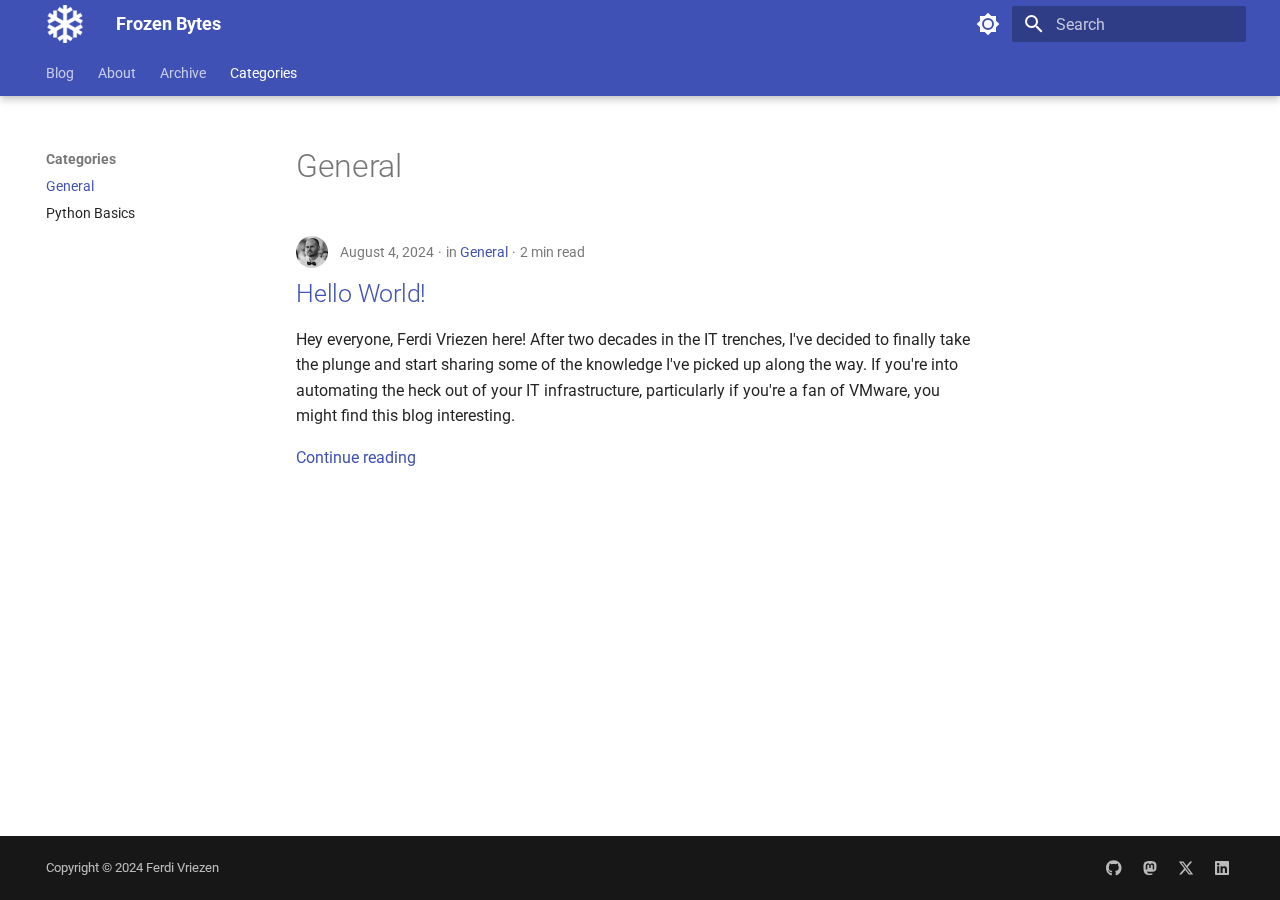
<file: category/general/index.html>
<!doctype html>
<html lang="en" class="no-js">
  <head>
    
      <meta charset="utf-8">
      <meta name="viewport" content="width=device-width,initial-scale=1">
      
      
      
        <link rel="canonical" href="https://frozenbytes.nl/category/general/">
      
      
        <link rel="prev" href="../../about/">
      
      
        <link rel="next" href="../python-basics/">
      
      
      <link rel="icon" href="../../images/snowflake.png">
      <meta name="generator" content="mkdocs-1.6.0, mkdocs-material-9.5.31">
    
    
      
        <title>General - Frozen Bytes</title>
      
    
    
      <link rel="stylesheet" href="../../assets/stylesheets/main.3cba04c6.min.css">
      
        
        <link rel="stylesheet" href="../../assets/stylesheets/palette.06af60db.min.css">
      
      


    
    
      
    
    
      
        
        
        <link rel="preconnect" href="https://fonts.gstatic.com" crossorigin>
        <link rel="stylesheet" href="https://fonts.googleapis.com/css?family=Roboto:300,300i,400,400i,700,700i%7CRoboto+Mono:400,400i,700,700i&display=fallback">
        <style>:root{--md-text-font:"Roboto";--md-code-font:"Roboto Mono"}</style>
      
    
    
      <link rel="stylesheet" href="../../stylesheets/custom_colors.css">
    
    <script>__md_scope=new URL("../..",location),__md_hash=e=>[...e].reduce((e,_)=>(e<<5)-e+_.charCodeAt(0),0),__md_get=(e,_=localStorage,t=__md_scope)=>JSON.parse(_.getItem(t.pathname+"."+e)),__md_set=(e,_,t=localStorage,a=__md_scope)=>{try{t.setItem(a.pathname+"."+e,JSON.stringify(_))}catch(e){}}</script>
    
      
  


  
  

<script id="__analytics">function __md_analytics(){function n(){dataLayer.push(arguments)}window.dataLayer=window.dataLayer||[],n("js",new Date),n("config","G-ZJFEST0KXH"),document.addEventListener("DOMContentLoaded",function(){document.forms.search&&document.forms.search.query.addEventListener("blur",function(){this.value&&n("event","search",{search_term:this.value})}),document$.subscribe(function(){var a=document.forms.feedback;if(void 0!==a)for(var e of a.querySelectorAll("[type=submit]"))e.addEventListener("click",function(e){e.preventDefault();var t=document.location.pathname,e=this.getAttribute("data-md-value");n("event","feedback",{page:t,data:e}),a.firstElementChild.disabled=!0;e=a.querySelector(".md-feedback__note [data-md-value='"+e+"']");e&&(e.hidden=!1)}),a.hidden=!1}),location$.subscribe(function(e){n("config","G-ZJFEST0KXH",{page_path:e.pathname})})});var e=document.createElement("script");e.async=!0,e.src="https://www.googletagmanager.com/gtag/js?id=G-ZJFEST0KXH",document.getElementById("__analytics").insertAdjacentElement("afterEnd",e)}</script>
  
    <script>"undefined"!=typeof __md_analytics&&__md_analytics()</script>
  

    
    
      
        <meta  property="og:type"  content="website" >
      
        <meta  property="og:title"  content="General - Frozen Bytes" >
      
        <meta  property="og:description"  content="None" >
      
        <meta  property="og:image"  content="https://frozenbytes.nl/assets/images/social/category/general.png" >
      
        <meta  property="og:image:type"  content="image/png" >
      
        <meta  property="og:image:width"  content="1200" >
      
        <meta  property="og:image:height"  content="630" >
      
        <meta  property="og:url"  content="https://frozenbytes.nl/category/general/" >
      
        <meta  name="twitter:card"  content="summary_large_image" >
      
        <meta  name="twitter:title"  content="General - Frozen Bytes" >
      
        <meta  name="twitter:description"  content="None" >
      
        <meta  name="twitter:image"  content="https://frozenbytes.nl/assets/images/social/category/general.png" >
      
    
    
  </head>
  
  
    
    
      
    
    
    
    
    <body dir="ltr" data-md-color-scheme="default" data-md-color-primary="indigo" data-md-color-accent="indigo">
  
    
    <input class="md-toggle" data-md-toggle="drawer" type="checkbox" id="__drawer" autocomplete="off">
    <input class="md-toggle" data-md-toggle="search" type="checkbox" id="__search" autocomplete="off">
    <label class="md-overlay" for="__drawer"></label>
    <div data-md-component="skip">
      
        
        <a href="#general" class="md-skip">
          Skip to content
        </a>
      
    </div>
    <div data-md-component="announce">
      
    </div>
    
    
      

  

<header class="md-header md-header--shadow md-header--lifted" data-md-component="header">
  <nav class="md-header__inner md-grid" aria-label="Header">
    <a href="../.." title="Frozen Bytes" class="md-header__button md-logo" aria-label="Frozen Bytes" data-md-component="logo">
      
  <img src="../../images/snowflake.png" alt="logo">

    </a>
    <label class="md-header__button md-icon" for="__drawer">
      
      <svg xmlns="http://www.w3.org/2000/svg" viewBox="0 0 24 24"><path d="M3 6h18v2H3V6m0 5h18v2H3v-2m0 5h18v2H3v-2Z"/></svg>
    </label>
    <div class="md-header__title" data-md-component="header-title">
      <div class="md-header__ellipsis">
        <div class="md-header__topic">
          <span class="md-ellipsis">
            Frozen Bytes
          </span>
        </div>
        <div class="md-header__topic" data-md-component="header-topic">
          <span class="md-ellipsis">
            
              General
            
          </span>
        </div>
      </div>
    </div>
    
      
        <form class="md-header__option" data-md-component="palette">
  
    
    
    
    <input class="md-option" data-md-color-media="" data-md-color-scheme="default" data-md-color-primary="indigo" data-md-color-accent="indigo"  aria-label="Switch to dark mode"  type="radio" name="__palette" id="__palette_0">
    
      <label class="md-header__button md-icon" title="Switch to dark mode" for="__palette_1" hidden>
        <svg xmlns="http://www.w3.org/2000/svg" viewBox="0 0 24 24"><path d="M12 8a4 4 0 0 0-4 4 4 4 0 0 0 4 4 4 4 0 0 0 4-4 4 4 0 0 0-4-4m0 10a6 6 0 0 1-6-6 6 6 0 0 1 6-6 6 6 0 0 1 6 6 6 6 0 0 1-6 6m8-9.31V4h-4.69L12 .69 8.69 4H4v4.69L.69 12 4 15.31V20h4.69L12 23.31 15.31 20H20v-4.69L23.31 12 20 8.69Z"/></svg>
      </label>
    
  
    
    
    
    <input class="md-option" data-md-color-media="" data-md-color-scheme="slate" data-md-color-primary="indigo" data-md-color-accent="indigo"  aria-label="Switch to light mode"  type="radio" name="__palette" id="__palette_1">
    
      <label class="md-header__button md-icon" title="Switch to light mode" for="__palette_0" hidden>
        <svg xmlns="http://www.w3.org/2000/svg" viewBox="0 0 24 24"><path d="M12 18c-.89 0-1.74-.2-2.5-.55C11.56 16.5 13 14.42 13 12c0-2.42-1.44-4.5-3.5-5.45C10.26 6.2 11.11 6 12 6a6 6 0 0 1 6 6 6 6 0 0 1-6 6m8-9.31V4h-4.69L12 .69 8.69 4H4v4.69L.69 12 4 15.31V20h4.69L12 23.31 15.31 20H20v-4.69L23.31 12 20 8.69Z"/></svg>
      </label>
    
  
</form>
      
    
    
      <script>var media,input,key,value,palette=__md_get("__palette");if(palette&&palette.color){"(prefers-color-scheme)"===palette.color.media&&(media=matchMedia("(prefers-color-scheme: light)"),input=document.querySelector(media.matches?"[data-md-color-media='(prefers-color-scheme: light)']":"[data-md-color-media='(prefers-color-scheme: dark)']"),palette.color.media=input.getAttribute("data-md-color-media"),palette.color.scheme=input.getAttribute("data-md-color-scheme"),palette.color.primary=input.getAttribute("data-md-color-primary"),palette.color.accent=input.getAttribute("data-md-color-accent"));for([key,value]of Object.entries(palette.color))document.body.setAttribute("data-md-color-"+key,value)}</script>
    
    
    
      <label class="md-header__button md-icon" for="__search">
        
        <svg xmlns="http://www.w3.org/2000/svg" viewBox="0 0 24 24"><path d="M9.5 3A6.5 6.5 0 0 1 16 9.5c0 1.61-.59 3.09-1.56 4.23l.27.27h.79l5 5-1.5 1.5-5-5v-.79l-.27-.27A6.516 6.516 0 0 1 9.5 16 6.5 6.5 0 0 1 3 9.5 6.5 6.5 0 0 1 9.5 3m0 2C7 5 5 7 5 9.5S7 14 9.5 14 14 12 14 9.5 12 5 9.5 5Z"/></svg>
      </label>
      <div class="md-search" data-md-component="search" role="dialog">
  <label class="md-search__overlay" for="__search"></label>
  <div class="md-search__inner" role="search">
    <form class="md-search__form" name="search">
      <input type="text" class="md-search__input" name="query" aria-label="Search" placeholder="Search" autocapitalize="off" autocorrect="off" autocomplete="off" spellcheck="false" data-md-component="search-query" required>
      <label class="md-search__icon md-icon" for="__search">
        
        <svg xmlns="http://www.w3.org/2000/svg" viewBox="0 0 24 24"><path d="M9.5 3A6.5 6.5 0 0 1 16 9.5c0 1.61-.59 3.09-1.56 4.23l.27.27h.79l5 5-1.5 1.5-5-5v-.79l-.27-.27A6.516 6.516 0 0 1 9.5 16 6.5 6.5 0 0 1 3 9.5 6.5 6.5 0 0 1 9.5 3m0 2C7 5 5 7 5 9.5S7 14 9.5 14 14 12 14 9.5 12 5 9.5 5Z"/></svg>
        
        <svg xmlns="http://www.w3.org/2000/svg" viewBox="0 0 24 24"><path d="M20 11v2H8l5.5 5.5-1.42 1.42L4.16 12l7.92-7.92L13.5 5.5 8 11h12Z"/></svg>
      </label>
      <nav class="md-search__options" aria-label="Search">
        
        <button type="reset" class="md-search__icon md-icon" title="Clear" aria-label="Clear" tabindex="-1">
          
          <svg xmlns="http://www.w3.org/2000/svg" viewBox="0 0 24 24"><path d="M19 6.41 17.59 5 12 10.59 6.41 5 5 6.41 10.59 12 5 17.59 6.41 19 12 13.41 17.59 19 19 17.59 13.41 12 19 6.41Z"/></svg>
        </button>
      </nav>
      
    </form>
    <div class="md-search__output">
      <div class="md-search__scrollwrap" tabindex="0" data-md-scrollfix>
        <div class="md-search-result" data-md-component="search-result">
          <div class="md-search-result__meta">
            Initializing search
          </div>
          <ol class="md-search-result__list" role="presentation"></ol>
        </div>
      </div>
    </div>
  </div>
</div>
    
    
  </nav>
  
    
      
<nav class="md-tabs" aria-label="Tabs" data-md-component="tabs">
  <div class="md-grid">
    <ul class="md-tabs__list">
      
        
  
  
  
    <li class="md-tabs__item">
      <a href="../.." class="md-tabs__link">
        
  
    
  
  Blog

      </a>
    </li>
  

      
        
  
  
  
    <li class="md-tabs__item">
      <a href="../../about/" class="md-tabs__link">
        
  
    
  
  About

      </a>
    </li>
  

      
        
  
  
  
    
    
      <li class="md-tabs__item">
        <a href="../../archive/2024/" class="md-tabs__link">
          
  
  Archive

        </a>
      </li>
    
  

      
        
  
  
    
  
  
    
    
      <li class="md-tabs__item md-tabs__item--active">
        <a href="./" class="md-tabs__link">
          
  
  Categories

        </a>
      </li>
    
  

      
    </ul>
  </div>
</nav>
    
  
</header>
    
    <div class="md-container" data-md-component="container">
      
      
        
      
      <main class="md-main" data-md-component="main">
        <div class="md-main__inner md-grid">
          
            
              
              <div class="md-sidebar md-sidebar--primary" data-md-component="sidebar" data-md-type="navigation" >
                <div class="md-sidebar__scrollwrap">
                  <div class="md-sidebar__inner">
                    


  


<nav class="md-nav md-nav--primary md-nav--lifted" aria-label="Navigation" data-md-level="0">
  <label class="md-nav__title" for="__drawer">
    <a href="../.." title="Frozen Bytes" class="md-nav__button md-logo" aria-label="Frozen Bytes" data-md-component="logo">
      
  <img src="../../images/snowflake.png" alt="logo">

    </a>
    Frozen Bytes
  </label>
  
  <ul class="md-nav__list" data-md-scrollfix>
    
      
      
  
  
  
    
  
  
    <li class="md-nav__item">
      <a href="../.." class="md-nav__link">
        
  
  <span class="md-ellipsis">
    Blog
  </span>
  

      </a>
    </li>
  

    
      
      
  
  
  
  
    <li class="md-nav__item">
      <a href="../../about/" class="md-nav__link">
        
  
  <span class="md-ellipsis">
    About
  </span>
  

      </a>
    </li>
  

    
      
      
  
  
  
  
    
    
    
      
      
        
      
    
    
    <li class="md-nav__item md-nav__item--nested">
      
        
        
        <input class="md-nav__toggle md-toggle " type="checkbox" id="__nav_3" >
        
          
          <label class="md-nav__link" for="__nav_3" id="__nav_3_label" tabindex="0">
            
  
  <span class="md-ellipsis">
    Archive
  </span>
  

            <span class="md-nav__icon md-icon"></span>
          </label>
        
        <nav class="md-nav" data-md-level="1" aria-labelledby="__nav_3_label" aria-expanded="false">
          <label class="md-nav__title" for="__nav_3">
            <span class="md-nav__icon md-icon"></span>
            Archive
          </label>
          <ul class="md-nav__list" data-md-scrollfix>
            
              
                
  
  
  
    
  
  
    <li class="md-nav__item">
      <a href="../../archive/2024/" class="md-nav__link">
        
  
  <span class="md-ellipsis">
    2024
  </span>
  

      </a>
    </li>
  

              
            
          </ul>
        </nav>
      
    </li>
  

    
      
      
  
  
    
  
  
  
    
    
    
      
        
        
      
      
        
      
    
    
    <li class="md-nav__item md-nav__item--active md-nav__item--section md-nav__item--nested">
      
        
        
        <input class="md-nav__toggle md-toggle " type="checkbox" id="__nav_4" checked>
        
          
          <label class="md-nav__link" for="__nav_4" id="__nav_4_label" tabindex="">
            
  
  <span class="md-ellipsis">
    Categories
  </span>
  

            <span class="md-nav__icon md-icon"></span>
          </label>
        
        <nav class="md-nav" data-md-level="1" aria-labelledby="__nav_4_label" aria-expanded="true">
          <label class="md-nav__title" for="__nav_4">
            <span class="md-nav__icon md-icon"></span>
            Categories
          </label>
          <ul class="md-nav__list" data-md-scrollfix>
            
              
                
  
  
    
  
  
    
      
    
  
  
    <li class="md-nav__item md-nav__item--active">
      
      <input class="md-nav__toggle md-toggle" type="checkbox" id="__toc">
      
      
        
      
      
      <a href="./" class="md-nav__link md-nav__link--active">
        
  
  <span class="md-ellipsis">
    General
  </span>
  

      </a>
      
    </li>
  

              
            
              
                
  
  
  
    
  
  
    <li class="md-nav__item">
      <a href="../python-basics/" class="md-nav__link">
        
  
  <span class="md-ellipsis">
    Python Basics
  </span>
  

      </a>
    </li>
  

              
            
          </ul>
        </nav>
      
    </li>
  

    
  </ul>
</nav>
                  </div>
                </div>
              </div>
            
            
              
              <div class="md-sidebar md-sidebar--secondary" data-md-component="sidebar" data-md-type="toc" >
                <div class="md-sidebar__scrollwrap">
                  <div class="md-sidebar__inner">
                    

<nav class="md-nav md-nav--secondary" aria-label="Table of contents">
  
  
  
    
  
  
</nav>
                  </div>
                </div>
              </div>
            
          
          
  <div class="md-content" data-md-component="content">
    <div class="md-content__inner">
      <header class="md-typeset">
        <h1 id="general">General</h1>
      </header>
      
        <article class="md-post md-post--excerpt">
  <header class="md-post__header">
    
      <nav class="md-post__authors md-typeset">
        
          <span class="md-author">
            <img src="../../images/ferdi_gray.png" alt="Ferdi Vriezen">
          </span>
        
      </nav>
    
    <div class="md-post__meta md-meta">
      <ul class="md-meta__list">
        <li class="md-meta__item">
          <time datetime="2024-08-04 00:00:00">August 4, 2024</time></li>
        
          <li class="md-meta__item">
            in
            
              <a href="./" class="md-meta__link">General</a></li>
        
        
          
          <li class="md-meta__item">
            
              2 min read
            
          </li>
        
      </ul>
      
    </div>
  </header>
  <div class="md-post__content md-typeset">
    <h2 id="hello-world"><a class="toclink" href="../../2024/08/04/hello-world/">Hello World!</a></h2>
<p>Hey everyone, Ferdi Vriezen here! After two decades in the IT trenches, I've decided to finally take the plunge and start sharing some of the knowledge I've picked up along the way. If you're into automating the heck out of your IT infrastructure, particularly if you're a fan of VMware, you might find this blog interesting. </p>

    
      <nav class="md-post__action">
        <a href="../../2024/08/04/hello-world/">
          Continue reading
        </a>
      </nav>
    
  </div>
</article>
      
      
        
          



<nav class="md-pagination">
  
</nav>
        
      
    </div>
  </div>

          
<script>var target=document.getElementById(location.hash.slice(1));target&&target.name&&(target.checked=target.name.startsWith("__tabbed_"))</script>
        </div>
        
      </main>
      
        <footer class="md-footer">
  
  <div class="md-footer-meta md-typeset">
    <div class="md-footer-meta__inner md-grid">
      <div class="md-copyright">
  
    <div class="md-copyright__highlight">
      Copyright &copy; 2024 Ferdi Vriezen
    </div>
  
  
</div>
      
        <div class="md-social">
  
    
    
    
    
      
      
    
    <a href="https://github.com/helarnl" target="_blank" rel="noopener" title="github.com" class="md-social__link">
      <svg xmlns="http://www.w3.org/2000/svg" viewBox="0 0 496 512"><!--! Font Awesome Free 6.6.0 by @fontawesome - https://fontawesome.com License - https://fontawesome.com/license/free (Icons: CC BY 4.0, Fonts: SIL OFL 1.1, Code: MIT License) Copyright 2024 Fonticons, Inc.--><path d="M165.9 397.4c0 2-2.3 3.6-5.2 3.6-3.3.3-5.6-1.3-5.6-3.6 0-2 2.3-3.6 5.2-3.6 3-.3 5.6 1.3 5.6 3.6zm-31.1-4.5c-.7 2 1.3 4.3 4.3 4.9 2.6 1 5.6 0 6.2-2s-1.3-4.3-4.3-5.2c-2.6-.7-5.5.3-6.2 2.3zm44.2-1.7c-2.9.7-4.9 2.6-4.6 4.9.3 2 2.9 3.3 5.9 2.6 2.9-.7 4.9-2.6 4.6-4.6-.3-1.9-3-3.2-5.9-2.9zM244.8 8C106.1 8 0 113.3 0 252c0 110.9 69.8 205.8 169.5 239.2 12.8 2.3 17.3-5.6 17.3-12.1 0-6.2-.3-40.4-.3-61.4 0 0-70 15-84.7-29.8 0 0-11.4-29.1-27.8-36.6 0 0-22.9-15.7 1.6-15.4 0 0 24.9 2 38.6 25.8 21.9 38.6 58.6 27.5 72.9 20.9 2.3-16 8.8-27.1 16-33.7-55.9-6.2-112.3-14.3-112.3-110.5 0-27.5 7.6-41.3 23.6-58.9-2.6-6.5-11.1-33.3 2.6-67.9 20.9-6.5 69 27 69 27 20-5.6 41.5-8.5 62.8-8.5s42.8 2.9 62.8 8.5c0 0 48.1-33.6 69-27 13.7 34.7 5.2 61.4 2.6 67.9 16 17.7 25.8 31.5 25.8 58.9 0 96.5-58.9 104.2-114.8 110.5 9.2 7.9 17 22.9 17 46.4 0 33.7-.3 75.4-.3 83.6 0 6.5 4.6 14.4 17.3 12.1C428.2 457.8 496 362.9 496 252 496 113.3 383.5 8 244.8 8zM97.2 352.9c-1.3 1-1 3.3.7 5.2 1.6 1.6 3.9 2.3 5.2 1 1.3-1 1-3.3-.7-5.2-1.6-1.6-3.9-2.3-5.2-1zm-10.8-8.1c-.7 1.3.3 2.9 2.3 3.9 1.6 1 3.6.7 4.3-.7.7-1.3-.3-2.9-2.3-3.9-2-.6-3.6-.3-4.3.7zm32.4 35.6c-1.6 1.3-1 4.3 1.3 6.2 2.3 2.3 5.2 2.6 6.5 1 1.3-1.3.7-4.3-1.3-6.2-2.2-2.3-5.2-2.6-6.5-1zm-11.4-14.7c-1.6 1-1.6 3.6 0 5.9 1.6 2.3 4.3 3.3 5.6 2.3 1.6-1.3 1.6-3.9 0-6.2-1.4-2.3-4-3.3-5.6-2z"/></svg>
    </a>
  
    
    
      
    
    
    
      
      
    
    <a href="https://techhub.social/@FerdiVriezen" target="_blank" rel="noopener me" title="techhub.social" class="md-social__link">
      <svg xmlns="http://www.w3.org/2000/svg" viewBox="0 0 448 512"><!--! Font Awesome Free 6.6.0 by @fontawesome - https://fontawesome.com License - https://fontawesome.com/license/free (Icons: CC BY 4.0, Fonts: SIL OFL 1.1, Code: MIT License) Copyright 2024 Fonticons, Inc.--><path d="M433 179.11c0-97.2-63.71-125.7-63.71-125.7-62.52-28.7-228.56-28.4-290.48 0 0 0-63.72 28.5-63.72 125.7 0 115.7-6.6 259.4 105.63 289.1 40.51 10.7 75.32 13 103.33 11.4 50.81-2.8 79.32-18.1 79.32-18.1l-1.7-36.9s-36.31 11.4-77.12 10.1c-40.41-1.4-83-4.4-89.63-54a102.54 102.54 0 0 1-.9-13.9c85.63 20.9 158.65 9.1 178.75 6.7 56.12-6.7 105-41.3 111.23-72.9 9.8-49.8 9-121.5 9-121.5zm-75.12 125.2h-46.63v-114.2c0-49.7-64-51.6-64 6.9v62.5h-46.33V197c0-58.5-64-56.6-64-6.9v114.2H90.19c0-122.1-5.2-147.9 18.41-175 25.9-28.9 79.82-30.8 103.83 6.1l11.6 19.5 11.6-19.5c24.11-37.1 78.12-34.8 103.83-6.1 23.71 27.3 18.4 53 18.4 175z"/></svg>
    </a>
  
    
    
    
    
      
      
    
    <a href="https://x.com/FerdiVriezen" target="_blank" rel="noopener" title="x.com" class="md-social__link">
      <svg xmlns="http://www.w3.org/2000/svg" viewBox="0 0 512 512"><!--! Font Awesome Free 6.6.0 by @fontawesome - https://fontawesome.com License - https://fontawesome.com/license/free (Icons: CC BY 4.0, Fonts: SIL OFL 1.1, Code: MIT License) Copyright 2024 Fonticons, Inc.--><path d="M389.2 48h70.6L305.6 224.2 487 464H345L233.7 318.6 106.5 464H35.8l164.9-188.5L26.8 48h145.6l100.5 132.9L389.2 48zm-24.8 373.8h39.1L151.1 88h-42l255.3 333.8z"/></svg>
    </a>
  
    
    
    
    
      
      
    
    <a href="https://www.linkedin.com/in/ferdivriezen" target="_blank" rel="noopener" title="www.linkedin.com" class="md-social__link">
      <svg xmlns="http://www.w3.org/2000/svg" viewBox="0 0 448 512"><!--! Font Awesome Free 6.6.0 by @fontawesome - https://fontawesome.com License - https://fontawesome.com/license/free (Icons: CC BY 4.0, Fonts: SIL OFL 1.1, Code: MIT License) Copyright 2024 Fonticons, Inc.--><path d="M416 32H31.9C14.3 32 0 46.5 0 64.3v383.4C0 465.5 14.3 480 31.9 480H416c17.6 0 32-14.5 32-32.3V64.3c0-17.8-14.4-32.3-32-32.3zM135.4 416H69V202.2h66.5V416zm-33.2-243c-21.3 0-38.5-17.3-38.5-38.5S80.9 96 102.2 96c21.2 0 38.5 17.3 38.5 38.5 0 21.3-17.2 38.5-38.5 38.5zm282.1 243h-66.4V312c0-24.8-.5-56.7-34.5-56.7-34.6 0-39.9 27-39.9 54.9V416h-66.4V202.2h63.7v29.2h.9c8.9-16.8 30.6-34.5 62.9-34.5 67.2 0 79.7 44.3 79.7 101.9V416z"/></svg>
    </a>
  
</div>
      
    </div>
  </div>
</footer>
      
    </div>
    <div class="md-dialog" data-md-component="dialog">
      <div class="md-dialog__inner md-typeset"></div>
    </div>
    
      <div class="md-progress" data-md-component="progress" role="progressbar"></div>
    
    
    <script id="__config" type="application/json">{"base": "../..", "features": ["navigation.instant", "navigation.instant.progress", "navigation.instant.preview", "navigation.instant", "navigation.tracking", "navigation.tabs", "navigation.tabs.sticky", "navigation.sections", "header.autohide", "content.code.copy", "content.code.select"], "search": "../../assets/javascripts/workers/search.b8dbb3d2.min.js", "translations": {"clipboard.copied": "Copied to clipboard", "clipboard.copy": "Copy to clipboard", "search.result.more.one": "1 more on this page", "search.result.more.other": "# more on this page", "search.result.none": "No matching documents", "search.result.one": "1 matching document", "search.result.other": "# matching documents", "search.result.placeholder": "Type to start searching", "search.result.term.missing": "Missing", "select.version": "Select version"}}</script>
    
    
      <script src="../../assets/javascripts/bundle.fe8b6f2b.min.js"></script>
      
    
  </body>
</html>
</file>
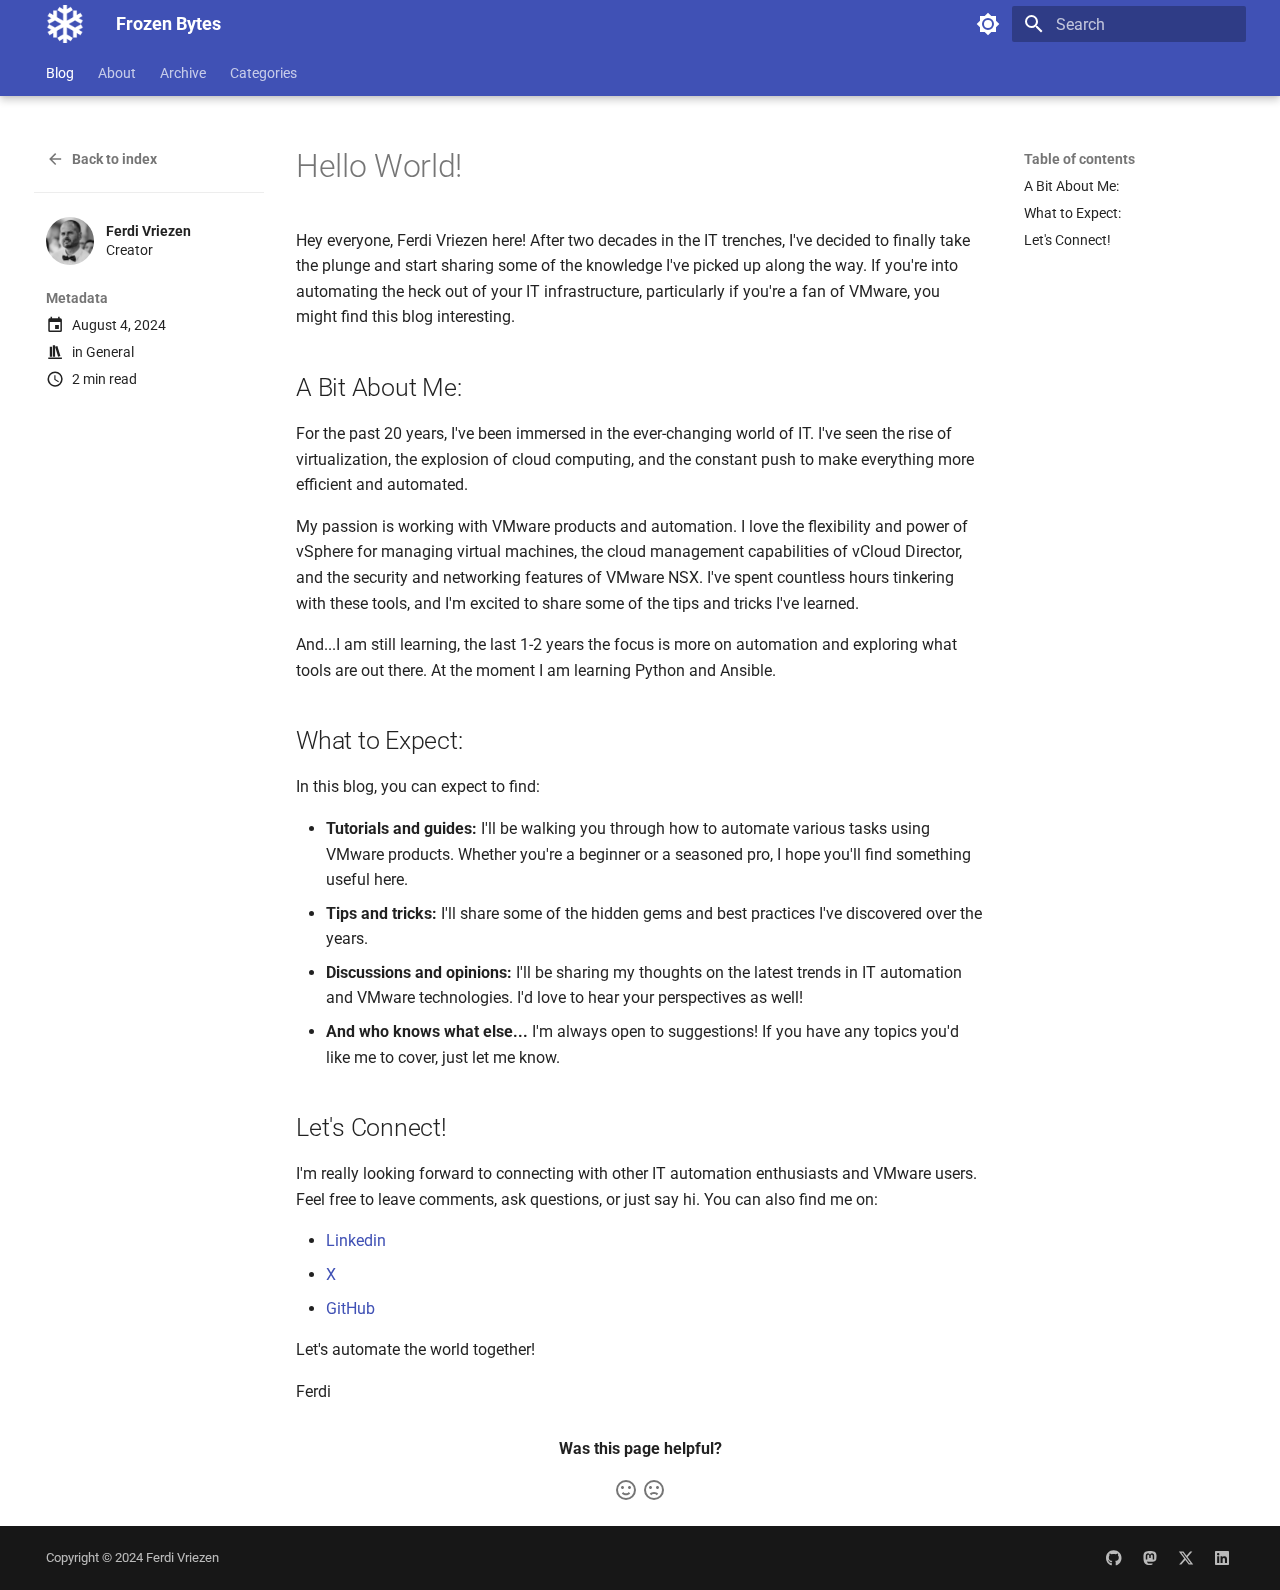
<file: 2024/08/04/hello-world/index.html>
<!doctype html>
<html lang="en" class="no-js">
  <head>
    
      <meta charset="utf-8">
      <meta name="viewport" content="width=device-width,initial-scale=1">
      
      
      
        <link rel="canonical" href="https://frozenbytes.nl/2024/08/04/hello-world/">
      
      
      
        <link rel="next" href="../../07/using-match-case-in-python/">
      
      
      <link rel="icon" href="../../../../images/snowflake.png">
      <meta name="generator" content="mkdocs-1.6.0, mkdocs-material-9.5.31">
    
    
      
        <title>Hello World! - Frozen Bytes</title>
      
    
    
      <link rel="stylesheet" href="../../../../assets/stylesheets/main.3cba04c6.min.css">
      
        
        <link rel="stylesheet" href="../../../../assets/stylesheets/palette.06af60db.min.css">
      
      


    
    
      
    
    
      
        
        
        <link rel="preconnect" href="https://fonts.gstatic.com" crossorigin>
        <link rel="stylesheet" href="https://fonts.googleapis.com/css?family=Roboto:300,300i,400,400i,700,700i%7CRoboto+Mono:400,400i,700,700i&display=fallback">
        <style>:root{--md-text-font:"Roboto";--md-code-font:"Roboto Mono"}</style>
      
    
    
      <link rel="stylesheet" href="../../../../stylesheets/custom_colors.css">
    
    <script>__md_scope=new URL("../../../..",location),__md_hash=e=>[...e].reduce((e,_)=>(e<<5)-e+_.charCodeAt(0),0),__md_get=(e,_=localStorage,t=__md_scope)=>JSON.parse(_.getItem(t.pathname+"."+e)),__md_set=(e,_,t=localStorage,a=__md_scope)=>{try{t.setItem(a.pathname+"."+e,JSON.stringify(_))}catch(e){}}</script>
    
      
  


  
  

<script id="__analytics">function __md_analytics(){function n(){dataLayer.push(arguments)}window.dataLayer=window.dataLayer||[],n("js",new Date),n("config","G-ZJFEST0KXH"),document.addEventListener("DOMContentLoaded",function(){document.forms.search&&document.forms.search.query.addEventListener("blur",function(){this.value&&n("event","search",{search_term:this.value})}),document$.subscribe(function(){var a=document.forms.feedback;if(void 0!==a)for(var e of a.querySelectorAll("[type=submit]"))e.addEventListener("click",function(e){e.preventDefault();var t=document.location.pathname,e=this.getAttribute("data-md-value");n("event","feedback",{page:t,data:e}),a.firstElementChild.disabled=!0;e=a.querySelector(".md-feedback__note [data-md-value='"+e+"']");e&&(e.hidden=!1)}),a.hidden=!1}),location$.subscribe(function(e){n("config","G-ZJFEST0KXH",{page_path:e.pathname})})});var e=document.createElement("script");e.async=!0,e.src="https://www.googletagmanager.com/gtag/js?id=G-ZJFEST0KXH",document.getElementById("__analytics").insertAdjacentElement("afterEnd",e)}</script>
  
    <script>"undefined"!=typeof __md_analytics&&__md_analytics()</script>
  

    
    
      
        <meta  property="og:type"  content="website" >
      
        <meta  property="og:title"  content="Hello World! - Frozen Bytes" >
      
        <meta  property="og:description"  content="None" >
      
        <meta  property="og:image"  content="https://frozenbytes.nl/assets/images/social/posts/hello-world.png" >
      
        <meta  property="og:image:type"  content="image/png" >
      
        <meta  property="og:image:width"  content="1200" >
      
        <meta  property="og:image:height"  content="630" >
      
        <meta  property="og:url"  content="https://frozenbytes.nl/2024/08/04/hello-world/" >
      
        <meta  name="twitter:card"  content="summary_large_image" >
      
        <meta  name="twitter:title"  content="Hello World! - Frozen Bytes" >
      
        <meta  name="twitter:description"  content="None" >
      
        <meta  name="twitter:image"  content="https://frozenbytes.nl/assets/images/social/posts/hello-world.png" >
      
    
    
  </head>
  
  
    
    
      
    
    
    
    
    <body dir="ltr" data-md-color-scheme="default" data-md-color-primary="indigo" data-md-color-accent="indigo">
  
    
    <input class="md-toggle" data-md-toggle="drawer" type="checkbox" id="__drawer" autocomplete="off">
    <input class="md-toggle" data-md-toggle="search" type="checkbox" id="__search" autocomplete="off">
    <label class="md-overlay" for="__drawer"></label>
    <div data-md-component="skip">
      
        
        <a href="#hello-world" class="md-skip">
          Skip to content
        </a>
      
    </div>
    <div data-md-component="announce">
      
    </div>
    
    
      

  

<header class="md-header md-header--shadow md-header--lifted" data-md-component="header">
  <nav class="md-header__inner md-grid" aria-label="Header">
    <a href="../../../.." title="Frozen Bytes" class="md-header__button md-logo" aria-label="Frozen Bytes" data-md-component="logo">
      
  <img src="../../../../images/snowflake.png" alt="logo">

    </a>
    <label class="md-header__button md-icon" for="__drawer">
      
      <svg xmlns="http://www.w3.org/2000/svg" viewBox="0 0 24 24"><path d="M3 6h18v2H3V6m0 5h18v2H3v-2m0 5h18v2H3v-2Z"/></svg>
    </label>
    <div class="md-header__title" data-md-component="header-title">
      <div class="md-header__ellipsis">
        <div class="md-header__topic">
          <span class="md-ellipsis">
            Frozen Bytes
          </span>
        </div>
        <div class="md-header__topic" data-md-component="header-topic">
          <span class="md-ellipsis">
            
              Hello World!
            
          </span>
        </div>
      </div>
    </div>
    
      
        <form class="md-header__option" data-md-component="palette">
  
    
    
    
    <input class="md-option" data-md-color-media="" data-md-color-scheme="default" data-md-color-primary="indigo" data-md-color-accent="indigo"  aria-label="Switch to dark mode"  type="radio" name="__palette" id="__palette_0">
    
      <label class="md-header__button md-icon" title="Switch to dark mode" for="__palette_1" hidden>
        <svg xmlns="http://www.w3.org/2000/svg" viewBox="0 0 24 24"><path d="M12 8a4 4 0 0 0-4 4 4 4 0 0 0 4 4 4 4 0 0 0 4-4 4 4 0 0 0-4-4m0 10a6 6 0 0 1-6-6 6 6 0 0 1 6-6 6 6 0 0 1 6 6 6 6 0 0 1-6 6m8-9.31V4h-4.69L12 .69 8.69 4H4v4.69L.69 12 4 15.31V20h4.69L12 23.31 15.31 20H20v-4.69L23.31 12 20 8.69Z"/></svg>
      </label>
    
  
    
    
    
    <input class="md-option" data-md-color-media="" data-md-color-scheme="slate" data-md-color-primary="indigo" data-md-color-accent="indigo"  aria-label="Switch to light mode"  type="radio" name="__palette" id="__palette_1">
    
      <label class="md-header__button md-icon" title="Switch to light mode" for="__palette_0" hidden>
        <svg xmlns="http://www.w3.org/2000/svg" viewBox="0 0 24 24"><path d="M12 18c-.89 0-1.74-.2-2.5-.55C11.56 16.5 13 14.42 13 12c0-2.42-1.44-4.5-3.5-5.45C10.26 6.2 11.11 6 12 6a6 6 0 0 1 6 6 6 6 0 0 1-6 6m8-9.31V4h-4.69L12 .69 8.69 4H4v4.69L.69 12 4 15.31V20h4.69L12 23.31 15.31 20H20v-4.69L23.31 12 20 8.69Z"/></svg>
      </label>
    
  
</form>
      
    
    
      <script>var media,input,key,value,palette=__md_get("__palette");if(palette&&palette.color){"(prefers-color-scheme)"===palette.color.media&&(media=matchMedia("(prefers-color-scheme: light)"),input=document.querySelector(media.matches?"[data-md-color-media='(prefers-color-scheme: light)']":"[data-md-color-media='(prefers-color-scheme: dark)']"),palette.color.media=input.getAttribute("data-md-color-media"),palette.color.scheme=input.getAttribute("data-md-color-scheme"),palette.color.primary=input.getAttribute("data-md-color-primary"),palette.color.accent=input.getAttribute("data-md-color-accent"));for([key,value]of Object.entries(palette.color))document.body.setAttribute("data-md-color-"+key,value)}</script>
    
    
    
      <label class="md-header__button md-icon" for="__search">
        
        <svg xmlns="http://www.w3.org/2000/svg" viewBox="0 0 24 24"><path d="M9.5 3A6.5 6.5 0 0 1 16 9.5c0 1.61-.59 3.09-1.56 4.23l.27.27h.79l5 5-1.5 1.5-5-5v-.79l-.27-.27A6.516 6.516 0 0 1 9.5 16 6.5 6.5 0 0 1 3 9.5 6.5 6.5 0 0 1 9.5 3m0 2C7 5 5 7 5 9.5S7 14 9.5 14 14 12 14 9.5 12 5 9.5 5Z"/></svg>
      </label>
      <div class="md-search" data-md-component="search" role="dialog">
  <label class="md-search__overlay" for="__search"></label>
  <div class="md-search__inner" role="search">
    <form class="md-search__form" name="search">
      <input type="text" class="md-search__input" name="query" aria-label="Search" placeholder="Search" autocapitalize="off" autocorrect="off" autocomplete="off" spellcheck="false" data-md-component="search-query" required>
      <label class="md-search__icon md-icon" for="__search">
        
        <svg xmlns="http://www.w3.org/2000/svg" viewBox="0 0 24 24"><path d="M9.5 3A6.5 6.5 0 0 1 16 9.5c0 1.61-.59 3.09-1.56 4.23l.27.27h.79l5 5-1.5 1.5-5-5v-.79l-.27-.27A6.516 6.516 0 0 1 9.5 16 6.5 6.5 0 0 1 3 9.5 6.5 6.5 0 0 1 9.5 3m0 2C7 5 5 7 5 9.5S7 14 9.5 14 14 12 14 9.5 12 5 9.5 5Z"/></svg>
        
        <svg xmlns="http://www.w3.org/2000/svg" viewBox="0 0 24 24"><path d="M20 11v2H8l5.5 5.5-1.42 1.42L4.16 12l7.92-7.92L13.5 5.5 8 11h12Z"/></svg>
      </label>
      <nav class="md-search__options" aria-label="Search">
        
        <button type="reset" class="md-search__icon md-icon" title="Clear" aria-label="Clear" tabindex="-1">
          
          <svg xmlns="http://www.w3.org/2000/svg" viewBox="0 0 24 24"><path d="M19 6.41 17.59 5 12 10.59 6.41 5 5 6.41 10.59 12 5 17.59 6.41 19 12 13.41 17.59 19 19 17.59 13.41 12 19 6.41Z"/></svg>
        </button>
      </nav>
      
    </form>
    <div class="md-search__output">
      <div class="md-search__scrollwrap" tabindex="0" data-md-scrollfix>
        <div class="md-search-result" data-md-component="search-result">
          <div class="md-search-result__meta">
            Initializing search
          </div>
          <ol class="md-search-result__list" role="presentation"></ol>
        </div>
      </div>
    </div>
  </div>
</div>
    
    
  </nav>
  
    
      
<nav class="md-tabs" aria-label="Tabs" data-md-component="tabs">
  <div class="md-grid">
    <ul class="md-tabs__list">
      
        
  
  
    
  
  
    <li class="md-tabs__item md-tabs__item--active">
      <a href="../../../.." class="md-tabs__link">
        
  
    
  
  Blog

      </a>
    </li>
  

      
        
  
  
  
    <li class="md-tabs__item">
      <a href="../../../../about/" class="md-tabs__link">
        
  
    
  
  About

      </a>
    </li>
  

      
        
  
  
  
    
    
      <li class="md-tabs__item">
        <a href="../../../../archive/2024/" class="md-tabs__link">
          
  
  Archive

        </a>
      </li>
    
  

      
        
  
  
  
    
    
      <li class="md-tabs__item">
        <a href="../../../../category/general/" class="md-tabs__link">
          
  
  Categories

        </a>
      </li>
    
  

      
    </ul>
  </div>
</nav>
    
  
</header>
    
    <div class="md-container" data-md-component="container">
      
      
        
      
      <main class="md-main" data-md-component="main">
        <div class="md-main__inner md-grid">
          
            
              
                
              
              <div class="md-sidebar md-sidebar--primary" data-md-component="sidebar" data-md-type="navigation" hidden>
                <div class="md-sidebar__scrollwrap">
                  <div class="md-sidebar__inner">
                    


  


<nav class="md-nav md-nav--primary md-nav--lifted" aria-label="Navigation" data-md-level="0">
  <label class="md-nav__title" for="__drawer">
    <a href="../../../.." title="Frozen Bytes" class="md-nav__button md-logo" aria-label="Frozen Bytes" data-md-component="logo">
      
  <img src="../../../../images/snowflake.png" alt="logo">

    </a>
    Frozen Bytes
  </label>
  
  <ul class="md-nav__list" data-md-scrollfix>
    
      
      
  
  
    
  
  
    
  
  
    <li class="md-nav__item md-nav__item--active">
      <a href="../../../.." class="md-nav__link">
        
  
  <span class="md-ellipsis">
    Blog
  </span>
  

      </a>
    </li>
  

    
      
      
  
  
  
  
    <li class="md-nav__item">
      <a href="../../../../about/" class="md-nav__link">
        
  
  <span class="md-ellipsis">
    About
  </span>
  

      </a>
    </li>
  

    
      
      
  
  
  
  
    
    
    
      
      
        
      
    
    
    <li class="md-nav__item md-nav__item--nested">
      
        
        
        <input class="md-nav__toggle md-toggle " type="checkbox" id="__nav_3" >
        
          
          <label class="md-nav__link" for="__nav_3" id="__nav_3_label" tabindex="0">
            
  
  <span class="md-ellipsis">
    Archive
  </span>
  

            <span class="md-nav__icon md-icon"></span>
          </label>
        
        <nav class="md-nav" data-md-level="1" aria-labelledby="__nav_3_label" aria-expanded="false">
          <label class="md-nav__title" for="__nav_3">
            <span class="md-nav__icon md-icon"></span>
            Archive
          </label>
          <ul class="md-nav__list" data-md-scrollfix>
            
              
                
  
  
  
    
  
  
    <li class="md-nav__item">
      <a href="../../../../archive/2024/" class="md-nav__link">
        
  
  <span class="md-ellipsis">
    2024
  </span>
  

      </a>
    </li>
  

              
            
          </ul>
        </nav>
      
    </li>
  

    
      
      
  
  
  
  
    
    
    
      
      
        
      
    
    
    <li class="md-nav__item md-nav__item--nested">
      
        
        
        <input class="md-nav__toggle md-toggle " type="checkbox" id="__nav_4" >
        
          
          <label class="md-nav__link" for="__nav_4" id="__nav_4_label" tabindex="0">
            
  
  <span class="md-ellipsis">
    Categories
  </span>
  

            <span class="md-nav__icon md-icon"></span>
          </label>
        
        <nav class="md-nav" data-md-level="1" aria-labelledby="__nav_4_label" aria-expanded="false">
          <label class="md-nav__title" for="__nav_4">
            <span class="md-nav__icon md-icon"></span>
            Categories
          </label>
          <ul class="md-nav__list" data-md-scrollfix>
            
              
                
  
  
  
    
  
  
    <li class="md-nav__item">
      <a href="../../../../category/general/" class="md-nav__link">
        
  
  <span class="md-ellipsis">
    General
  </span>
  

      </a>
    </li>
  

              
            
              
                
  
  
  
    
  
  
    <li class="md-nav__item">
      <a href="../../../../category/python-basics/" class="md-nav__link">
        
  
  <span class="md-ellipsis">
    Python Basics
  </span>
  

      </a>
    </li>
  

              
            
          </ul>
        </nav>
      
    </li>
  

    
  </ul>
</nav>
                  </div>
                </div>
              </div>
            
            
              
                
              
              <div class="md-sidebar md-sidebar--secondary" data-md-component="sidebar" data-md-type="toc" >
                <div class="md-sidebar__scrollwrap">
                  <div class="md-sidebar__inner">
                    

<nav class="md-nav md-nav--secondary" aria-label="Table of contents">
  
  
  
    
  
  
    <label class="md-nav__title" for="__toc">
      <span class="md-nav__icon md-icon"></span>
      Table of contents
    </label>
    <ul class="md-nav__list" data-md-component="toc" data-md-scrollfix>
      
        <li class="md-nav__item">
  <a href="#a-bit-about-me" class="md-nav__link">
    <span class="md-ellipsis">
      A Bit About Me:
    </span>
  </a>
  
</li>
      
        <li class="md-nav__item">
  <a href="#what-to-expect" class="md-nav__link">
    <span class="md-ellipsis">
      What to Expect:
    </span>
  </a>
  
</li>
      
        <li class="md-nav__item">
  <a href="#lets-connect" class="md-nav__link">
    <span class="md-ellipsis">
      Let's Connect!
    </span>
  </a>
  
</li>
      
    </ul>
  
</nav>
                  </div>
                </div>
              </div>
            
          
          
  <div class="md-content md-content--post" data-md-component="content">
    <div class="md-sidebar md-sidebar--post" data-md-component="sidebar" data-md-type="navigation">
      <div class="md-sidebar__scrollwrap">
        <div class="md-sidebar__inner md-post">
          <nav class="md-nav md-nav--primary">
            <div class="md-post__back">
              <div class="md-nav__title md-nav__container">
                <a href="../../../.." class="md-nav__link">
                  <svg xmlns="http://www.w3.org/2000/svg" viewBox="0 0 24 24"><path d="M20 11v2H8l5.5 5.5-1.42 1.42L4.16 12l7.92-7.92L13.5 5.5 8 11h12Z"/></svg>
                  <span class="md-ellipsis">
                    Back to index
                  </span>
                </a>
              </div>
            </div>
            
              <div class="md-post__authors md-typeset">
                
                  <div class="md-profile md-post__profile">
                    <span class="md-author md-author--long">
                      <img src="../../../../images/ferdi_gray.png" alt="Ferdi Vriezen">
                    </span>
                    <span class="md-profile__description">
                      <strong>
                        
                          Ferdi Vriezen
                        
                      </strong>
                      <br>
                      Creator
                    </span>
                  </div>
                
              </div>
            
            <ul class="md-post__meta md-nav__list">
              <li class="md-nav__item md-nav__item--section">
                <div class="md-post__title">
                  <span class="md-ellipsis">
                    Metadata
                  </span>
                </div>
                <nav class="md-nav">
                  <ul class="md-nav__list">
                    <li class="md-nav__item">
                      <div class="md-nav__link">
                        <svg xmlns="http://www.w3.org/2000/svg" viewBox="0 0 24 24"><path d="M19 19H5V8h14m-3-7v2H8V1H6v2H5c-1.11 0-2 .89-2 2v14a2 2 0 0 0 2 2h14a2 2 0 0 0 2-2V5a2 2 0 0 0-2-2h-1V1m-1 11h-5v5h5v-5Z"/></svg>
                        <time datetime="2024-08-04 00:00:00" class="md-ellipsis">August 4, 2024</time>
                      </div>
                    </li>
                    
                    
                      <li class="md-nav__item">
                        <div class="md-nav__link">
                          <svg xmlns="http://www.w3.org/2000/svg" viewBox="0 0 24 24"><path d="M9 3v15h3V3H9m3 2 4 13 3-1-4-13-3 1M5 5v13h3V5H5M3 19v2h18v-2H3Z"/></svg>
                          <span class="md-ellipsis">
                            in
                            
                              <a href="../../../../category/general/">General</a></span>
                        </div>
                      </li>
                    
                    
                      
                      <li class="md-nav__item">
                        <div class="md-nav__link">
                          <svg xmlns="http://www.w3.org/2000/svg" viewBox="0 0 24 24"><path d="M12 20a8 8 0 0 0 8-8 8 8 0 0 0-8-8 8 8 0 0 0-8 8 8 8 0 0 0 8 8m0-18a10 10 0 0 1 10 10 10 10 0 0 1-10 10C6.47 22 2 17.5 2 12A10 10 0 0 1 12 2m.5 5v5.25l4.5 2.67-.75 1.23L11 13V7h1.5Z"/></svg>
                          <span class="md-ellipsis">
                            
                              2 min read
                            
                          </span>
                        </div>
                      </li>
                    
                  </ul>
                </nav>
              </li>
            </ul>
          </nav>
          
        </div>
      </div>
    </div>
    <article class="md-content__inner md-typeset">
      
        


<h1 id="hello-world">Hello World!</h1>
<p>Hey everyone, Ferdi Vriezen here! After two decades in the IT trenches, I've decided to finally take the plunge and start sharing some of the knowledge I've picked up along the way. If you're into automating the heck out of your IT infrastructure, particularly if you're a fan of VMware, you might find this blog interesting. </p>
<!-- more -->

<h2 id="a-bit-about-me">A Bit About Me:</h2>
<p>For the past 20 years, I've been immersed in the ever-changing world of IT. I've seen the rise of virtualization, the explosion of cloud computing, and the constant push to make everything more efficient and automated.</p>
<p>My passion is working with VMware products and automation. I love the flexibility and power of vSphere for managing virtual machines, the cloud management capabilities of vCloud Director, and the security and networking features of VMware NSX. I've spent countless hours tinkering with these tools, and I'm excited to share some of the tips and tricks I've learned.</p>
<p>And...I am still learning, the last 1-2 years the focus is more on automation and exploring what tools are out there. At the moment I am learning Python and Ansible.</p>
<h2 id="what-to-expect">What to Expect:</h2>
<p>In this blog, you can expect to find:</p>
<ul>
<li><strong>Tutorials and guides:</strong> I'll be walking you through how to automate various tasks using VMware products. Whether you're a beginner or a seasoned pro, I hope you'll find something useful here.</li>
<li><strong>Tips and tricks:</strong>  I'll share some of the hidden gems and best practices I've discovered over the years.</li>
<li><strong>Discussions and opinions:</strong>  I'll be sharing my thoughts on the latest trends in IT automation and VMware technologies. I'd love to hear your perspectives as well!</li>
<li><strong>And who knows what else...</strong> I'm always open to suggestions! If you have any topics you'd like me to cover, just let me know.</li>
</ul>
<h2 id="lets-connect">Let's Connect!</h2>
<p>I'm really looking forward to connecting with other IT automation enthusiasts and VMware users. Feel free to leave comments, ask questions, or just say hi.  You can also find me on:</p>
<ul>
<li><a href="https://www.linkedin.com/in/ferdivriezen/">Linkedin</a></li>
<li><a href="https://x.com/FerdiVriezen">X</a></li>
<li><a href="https://github.com/helarnl">GitHub</a></li>
</ul>
<p>Let's automate the world together! </p>
<p>Ferdi</p>







  
  



  


  


  <form class="md-feedback" name="feedback" hidden>
    <fieldset>
      <legend class="md-feedback__title">
        Was this page helpful?
      </legend>
      <div class="md-feedback__inner">
        <div class="md-feedback__list">
          
            <button class="md-feedback__icon md-icon" type="submit" title="This page was helpful" data-md-value="1">
              <svg xmlns="http://www.w3.org/2000/svg" viewBox="0 0 24 24"><path d="M20 12a8 8 0 0 0-8-8 8 8 0 0 0-8 8 8 8 0 0 0 8 8 8 8 0 0 0 8-8m2 0a10 10 0 0 1-10 10A10 10 0 0 1 2 12 10 10 0 0 1 12 2a10 10 0 0 1 10 10M10 9.5c0 .8-.7 1.5-1.5 1.5S7 10.3 7 9.5 7.7 8 8.5 8s1.5.7 1.5 1.5m7 0c0 .8-.7 1.5-1.5 1.5S14 10.3 14 9.5 14.7 8 15.5 8s1.5.7 1.5 1.5m-5 7.73c-1.75 0-3.29-.73-4.19-1.81L9.23 14c.45.72 1.52 1.23 2.77 1.23s2.32-.51 2.77-1.23l1.42 1.42c-.9 1.08-2.44 1.81-4.19 1.81Z"/></svg>
            </button>
          
            <button class="md-feedback__icon md-icon" type="submit" title="This page could be improved" data-md-value="0">
              <svg xmlns="http://www.w3.org/2000/svg" viewBox="0 0 24 24"><path d="M20 12a8 8 0 0 0-8-8 8 8 0 0 0-8 8 8 8 0 0 0 8 8 8 8 0 0 0 8-8m2 0a10 10 0 0 1-10 10A10 10 0 0 1 2 12 10 10 0 0 1 12 2a10 10 0 0 1 10 10m-6.5-4c.8 0 1.5.7 1.5 1.5s-.7 1.5-1.5 1.5-1.5-.7-1.5-1.5.7-1.5 1.5-1.5M10 9.5c0 .8-.7 1.5-1.5 1.5S7 10.3 7 9.5 7.7 8 8.5 8s1.5.7 1.5 1.5m2 4.5c1.75 0 3.29.72 4.19 1.81l-1.42 1.42C14.32 16.5 13.25 16 12 16s-2.32.5-2.77 1.23l-1.42-1.42C8.71 14.72 10.25 14 12 14Z"/></svg>
            </button>
          
        </div>
        <div class="md-feedback__note">
          
            <div data-md-value="1" hidden>
              
              
                
              
              Thanks for your feedback!
            </div>
          
            <div data-md-value="0" hidden>
              
              
                
              
              Thanks for your feedback!
            </div>
          
        </div>
      </div>
    </fieldset>
  </form>


      
    </article>
  </div>

          
<script>var target=document.getElementById(location.hash.slice(1));target&&target.name&&(target.checked=target.name.startsWith("__tabbed_"))</script>
        </div>
        
      </main>
      
        <footer class="md-footer">
  
  <div class="md-footer-meta md-typeset">
    <div class="md-footer-meta__inner md-grid">
      <div class="md-copyright">
  
    <div class="md-copyright__highlight">
      Copyright &copy; 2024 Ferdi Vriezen
    </div>
  
  
</div>
      
        <div class="md-social">
  
    
    
    
    
      
      
    
    <a href="https://github.com/helarnl" target="_blank" rel="noopener" title="github.com" class="md-social__link">
      <svg xmlns="http://www.w3.org/2000/svg" viewBox="0 0 496 512"><!--! Font Awesome Free 6.6.0 by @fontawesome - https://fontawesome.com License - https://fontawesome.com/license/free (Icons: CC BY 4.0, Fonts: SIL OFL 1.1, Code: MIT License) Copyright 2024 Fonticons, Inc.--><path d="M165.9 397.4c0 2-2.3 3.6-5.2 3.6-3.3.3-5.6-1.3-5.6-3.6 0-2 2.3-3.6 5.2-3.6 3-.3 5.6 1.3 5.6 3.6zm-31.1-4.5c-.7 2 1.3 4.3 4.3 4.9 2.6 1 5.6 0 6.2-2s-1.3-4.3-4.3-5.2c-2.6-.7-5.5.3-6.2 2.3zm44.2-1.7c-2.9.7-4.9 2.6-4.6 4.9.3 2 2.9 3.3 5.9 2.6 2.9-.7 4.9-2.6 4.6-4.6-.3-1.9-3-3.2-5.9-2.9zM244.8 8C106.1 8 0 113.3 0 252c0 110.9 69.8 205.8 169.5 239.2 12.8 2.3 17.3-5.6 17.3-12.1 0-6.2-.3-40.4-.3-61.4 0 0-70 15-84.7-29.8 0 0-11.4-29.1-27.8-36.6 0 0-22.9-15.7 1.6-15.4 0 0 24.9 2 38.6 25.8 21.9 38.6 58.6 27.5 72.9 20.9 2.3-16 8.8-27.1 16-33.7-55.9-6.2-112.3-14.3-112.3-110.5 0-27.5 7.6-41.3 23.6-58.9-2.6-6.5-11.1-33.3 2.6-67.9 20.9-6.5 69 27 69 27 20-5.6 41.5-8.5 62.8-8.5s42.8 2.9 62.8 8.5c0 0 48.1-33.6 69-27 13.7 34.7 5.2 61.4 2.6 67.9 16 17.7 25.8 31.5 25.8 58.9 0 96.5-58.9 104.2-114.8 110.5 9.2 7.9 17 22.9 17 46.4 0 33.7-.3 75.4-.3 83.6 0 6.5 4.6 14.4 17.3 12.1C428.2 457.8 496 362.9 496 252 496 113.3 383.5 8 244.8 8zM97.2 352.9c-1.3 1-1 3.3.7 5.2 1.6 1.6 3.9 2.3 5.2 1 1.3-1 1-3.3-.7-5.2-1.6-1.6-3.9-2.3-5.2-1zm-10.8-8.1c-.7 1.3.3 2.9 2.3 3.9 1.6 1 3.6.7 4.3-.7.7-1.3-.3-2.9-2.3-3.9-2-.6-3.6-.3-4.3.7zm32.4 35.6c-1.6 1.3-1 4.3 1.3 6.2 2.3 2.3 5.2 2.6 6.5 1 1.3-1.3.7-4.3-1.3-6.2-2.2-2.3-5.2-2.6-6.5-1zm-11.4-14.7c-1.6 1-1.6 3.6 0 5.9 1.6 2.3 4.3 3.3 5.6 2.3 1.6-1.3 1.6-3.9 0-6.2-1.4-2.3-4-3.3-5.6-2z"/></svg>
    </a>
  
    
    
      
    
    
    
      
      
    
    <a href="https://techhub.social/@FerdiVriezen" target="_blank" rel="noopener me" title="techhub.social" class="md-social__link">
      <svg xmlns="http://www.w3.org/2000/svg" viewBox="0 0 448 512"><!--! Font Awesome Free 6.6.0 by @fontawesome - https://fontawesome.com License - https://fontawesome.com/license/free (Icons: CC BY 4.0, Fonts: SIL OFL 1.1, Code: MIT License) Copyright 2024 Fonticons, Inc.--><path d="M433 179.11c0-97.2-63.71-125.7-63.71-125.7-62.52-28.7-228.56-28.4-290.48 0 0 0-63.72 28.5-63.72 125.7 0 115.7-6.6 259.4 105.63 289.1 40.51 10.7 75.32 13 103.33 11.4 50.81-2.8 79.32-18.1 79.32-18.1l-1.7-36.9s-36.31 11.4-77.12 10.1c-40.41-1.4-83-4.4-89.63-54a102.54 102.54 0 0 1-.9-13.9c85.63 20.9 158.65 9.1 178.75 6.7 56.12-6.7 105-41.3 111.23-72.9 9.8-49.8 9-121.5 9-121.5zm-75.12 125.2h-46.63v-114.2c0-49.7-64-51.6-64 6.9v62.5h-46.33V197c0-58.5-64-56.6-64-6.9v114.2H90.19c0-122.1-5.2-147.9 18.41-175 25.9-28.9 79.82-30.8 103.83 6.1l11.6 19.5 11.6-19.5c24.11-37.1 78.12-34.8 103.83-6.1 23.71 27.3 18.4 53 18.4 175z"/></svg>
    </a>
  
    
    
    
    
      
      
    
    <a href="https://x.com/FerdiVriezen" target="_blank" rel="noopener" title="x.com" class="md-social__link">
      <svg xmlns="http://www.w3.org/2000/svg" viewBox="0 0 512 512"><!--! Font Awesome Free 6.6.0 by @fontawesome - https://fontawesome.com License - https://fontawesome.com/license/free (Icons: CC BY 4.0, Fonts: SIL OFL 1.1, Code: MIT License) Copyright 2024 Fonticons, Inc.--><path d="M389.2 48h70.6L305.6 224.2 487 464H345L233.7 318.6 106.5 464H35.8l164.9-188.5L26.8 48h145.6l100.5 132.9L389.2 48zm-24.8 373.8h39.1L151.1 88h-42l255.3 333.8z"/></svg>
    </a>
  
    
    
    
    
      
      
    
    <a href="https://www.linkedin.com/in/ferdivriezen" target="_blank" rel="noopener" title="www.linkedin.com" class="md-social__link">
      <svg xmlns="http://www.w3.org/2000/svg" viewBox="0 0 448 512"><!--! Font Awesome Free 6.6.0 by @fontawesome - https://fontawesome.com License - https://fontawesome.com/license/free (Icons: CC BY 4.0, Fonts: SIL OFL 1.1, Code: MIT License) Copyright 2024 Fonticons, Inc.--><path d="M416 32H31.9C14.3 32 0 46.5 0 64.3v383.4C0 465.5 14.3 480 31.9 480H416c17.6 0 32-14.5 32-32.3V64.3c0-17.8-14.4-32.3-32-32.3zM135.4 416H69V202.2h66.5V416zm-33.2-243c-21.3 0-38.5-17.3-38.5-38.5S80.9 96 102.2 96c21.2 0 38.5 17.3 38.5 38.5 0 21.3-17.2 38.5-38.5 38.5zm282.1 243h-66.4V312c0-24.8-.5-56.7-34.5-56.7-34.6 0-39.9 27-39.9 54.9V416h-66.4V202.2h63.7v29.2h.9c8.9-16.8 30.6-34.5 62.9-34.5 67.2 0 79.7 44.3 79.7 101.9V416z"/></svg>
    </a>
  
</div>
      
    </div>
  </div>
</footer>
      
    </div>
    <div class="md-dialog" data-md-component="dialog">
      <div class="md-dialog__inner md-typeset"></div>
    </div>
    
      <div class="md-progress" data-md-component="progress" role="progressbar"></div>
    
    
    <script id="__config" type="application/json">{"base": "../../../..", "features": ["navigation.instant", "navigation.instant.progress", "navigation.instant.preview", "navigation.instant", "navigation.tracking", "navigation.tabs", "navigation.tabs.sticky", "navigation.sections", "header.autohide", "content.code.copy", "content.code.select"], "search": "../../../../assets/javascripts/workers/search.b8dbb3d2.min.js", "translations": {"clipboard.copied": "Copied to clipboard", "clipboard.copy": "Copy to clipboard", "search.result.more.one": "1 more on this page", "search.result.more.other": "# more on this page", "search.result.none": "No matching documents", "search.result.one": "1 matching document", "search.result.other": "# matching documents", "search.result.placeholder": "Type to start searching", "search.result.term.missing": "Missing", "select.version": "Select version"}}</script>
    
    
      <script src="../../../../assets/javascripts/bundle.fe8b6f2b.min.js"></script>
      
    
  </body>
</html>
</file>
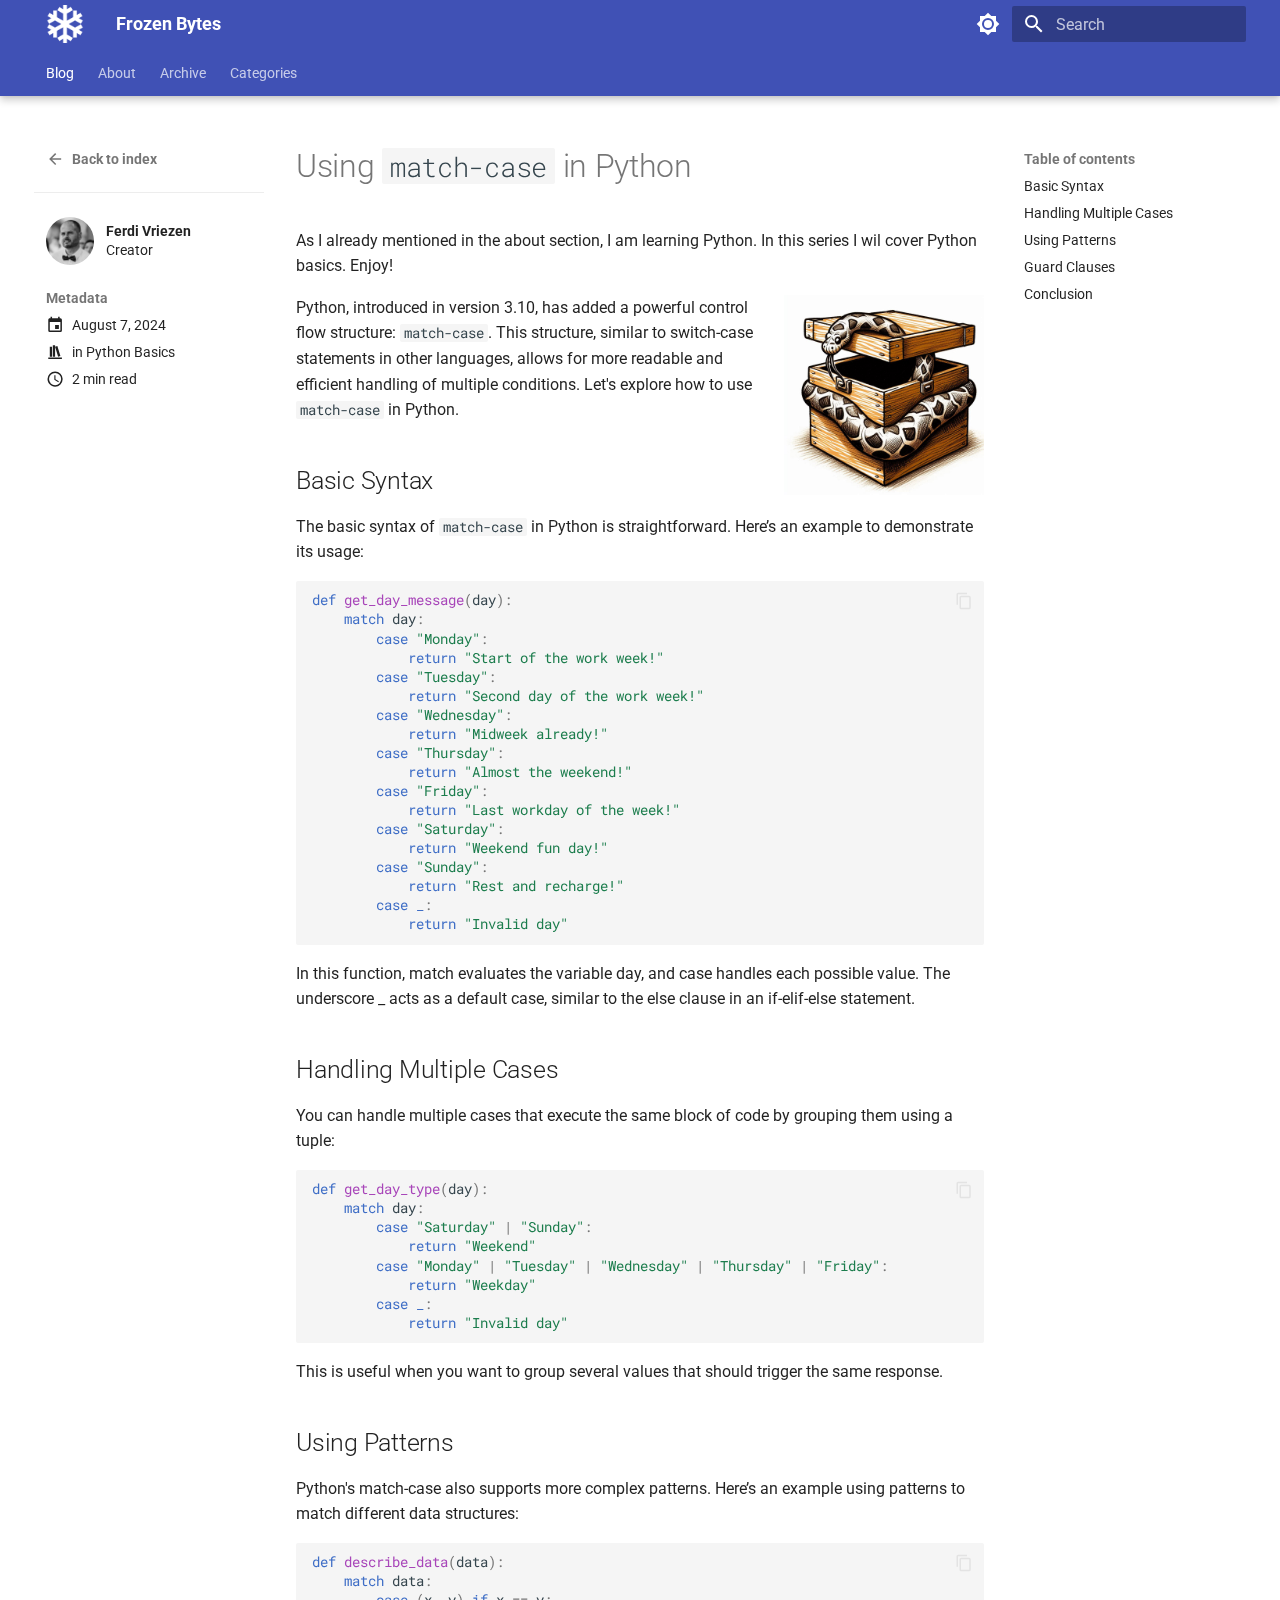
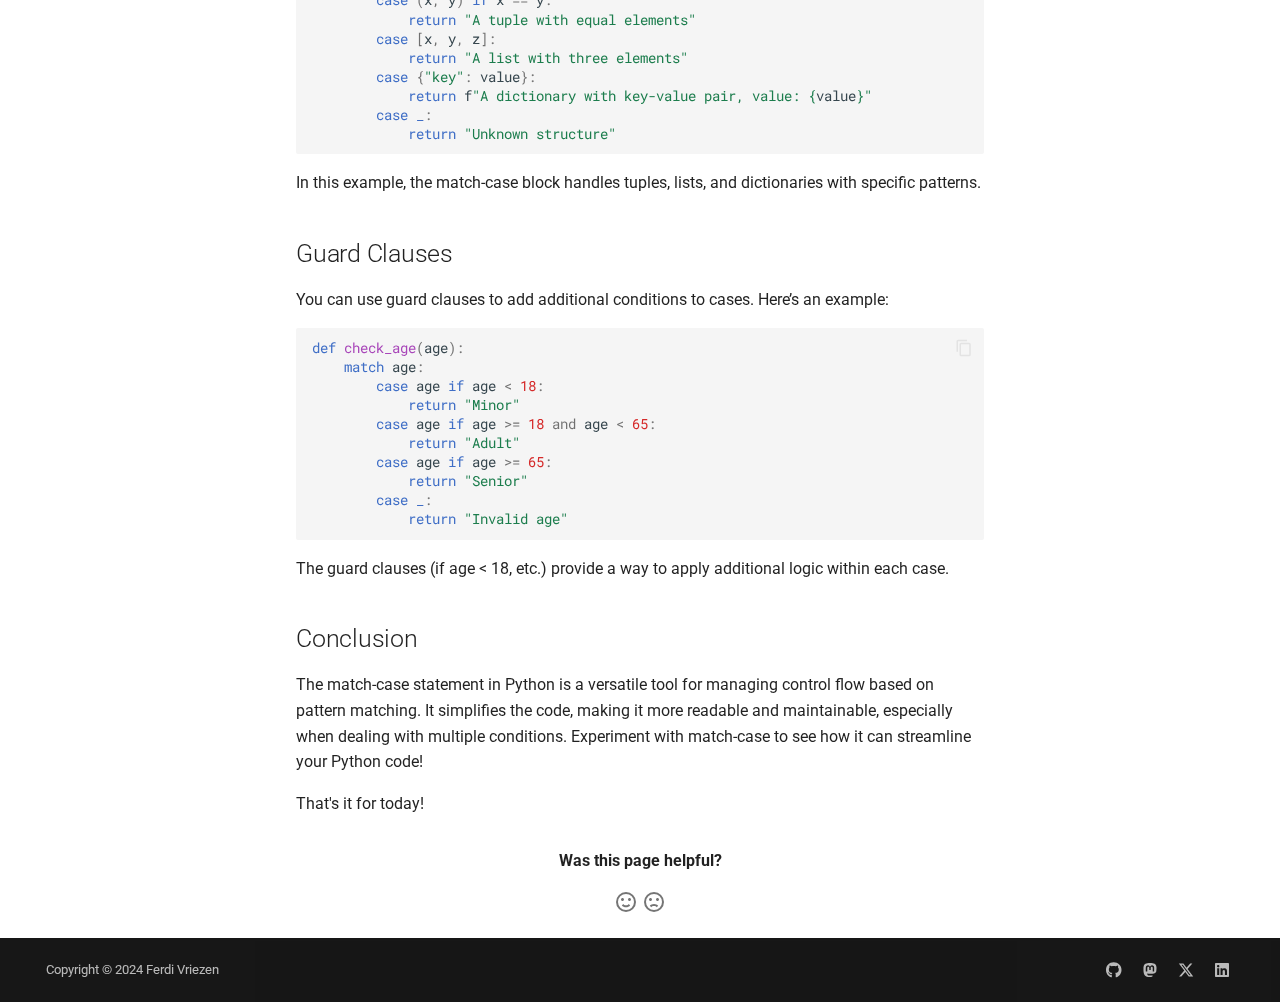
<file: 2024/08/07/using-match-case-in-python/index.html>
<!doctype html>
<html lang="en" class="no-js">
  <head>
    
      <meta charset="utf-8">
      <meta name="viewport" content="width=device-width,initial-scale=1">
      
      
      
        <link rel="canonical" href="https://frozenbytes.nl/2024/08/07/using-match-case-in-python/">
      
      
        <link rel="prev" href="../../04/hello-world/">
      
      
      
      <link rel="icon" href="../../../../images/snowflake.png">
      <meta name="generator" content="mkdocs-1.6.0, mkdocs-material-9.5.31">
    
    
      
        <title>Using match-case in Python - Frozen Bytes</title>
      
    
    
      <link rel="stylesheet" href="../../../../assets/stylesheets/main.3cba04c6.min.css">
      
        
        <link rel="stylesheet" href="../../../../assets/stylesheets/palette.06af60db.min.css">
      
      


    
    
      
    
    
      
        
        
        <link rel="preconnect" href="https://fonts.gstatic.com" crossorigin>
        <link rel="stylesheet" href="https://fonts.googleapis.com/css?family=Roboto:300,300i,400,400i,700,700i%7CRoboto+Mono:400,400i,700,700i&display=fallback">
        <style>:root{--md-text-font:"Roboto";--md-code-font:"Roboto Mono"}</style>
      
    
    
      <link rel="stylesheet" href="../../../../stylesheets/custom_colors.css">
    
    <script>__md_scope=new URL("../../../..",location),__md_hash=e=>[...e].reduce((e,_)=>(e<<5)-e+_.charCodeAt(0),0),__md_get=(e,_=localStorage,t=__md_scope)=>JSON.parse(_.getItem(t.pathname+"."+e)),__md_set=(e,_,t=localStorage,a=__md_scope)=>{try{t.setItem(a.pathname+"."+e,JSON.stringify(_))}catch(e){}}</script>
    
      
  


  
  

<script id="__analytics">function __md_analytics(){function n(){dataLayer.push(arguments)}window.dataLayer=window.dataLayer||[],n("js",new Date),n("config","G-ZJFEST0KXH"),document.addEventListener("DOMContentLoaded",function(){document.forms.search&&document.forms.search.query.addEventListener("blur",function(){this.value&&n("event","search",{search_term:this.value})}),document$.subscribe(function(){var a=document.forms.feedback;if(void 0!==a)for(var e of a.querySelectorAll("[type=submit]"))e.addEventListener("click",function(e){e.preventDefault();var t=document.location.pathname,e=this.getAttribute("data-md-value");n("event","feedback",{page:t,data:e}),a.firstElementChild.disabled=!0;e=a.querySelector(".md-feedback__note [data-md-value='"+e+"']");e&&(e.hidden=!1)}),a.hidden=!1}),location$.subscribe(function(e){n("config","G-ZJFEST0KXH",{page_path:e.pathname})})});var e=document.createElement("script");e.async=!0,e.src="https://www.googletagmanager.com/gtag/js?id=G-ZJFEST0KXH",document.getElementById("__analytics").insertAdjacentElement("afterEnd",e)}</script>
  
    <script>"undefined"!=typeof __md_analytics&&__md_analytics()</script>
  

    
    
      
        <meta  property="og:type"  content="website" >
      
        <meta  property="og:title"  content="Using `match-case` in Python - Frozen Bytes" >
      
        <meta  property="og:description"  content="None" >
      
        <meta  property="og:image"  content="https://frozenbytes.nl/assets/images/social/posts/python-match.png" >
      
        <meta  property="og:image:type"  content="image/png" >
      
        <meta  property="og:image:width"  content="1200" >
      
        <meta  property="og:image:height"  content="630" >
      
        <meta  property="og:url"  content="https://frozenbytes.nl/2024/08/07/using-match-case-in-python/" >
      
        <meta  name="twitter:card"  content="summary_large_image" >
      
        <meta  name="twitter:title"  content="Using `match-case` in Python - Frozen Bytes" >
      
        <meta  name="twitter:description"  content="None" >
      
        <meta  name="twitter:image"  content="https://frozenbytes.nl/assets/images/social/posts/python-match.png" >
      
    
    
  </head>
  
  
    
    
      
    
    
    
    
    <body dir="ltr" data-md-color-scheme="default" data-md-color-primary="indigo" data-md-color-accent="indigo">
  
    
    <input class="md-toggle" data-md-toggle="drawer" type="checkbox" id="__drawer" autocomplete="off">
    <input class="md-toggle" data-md-toggle="search" type="checkbox" id="__search" autocomplete="off">
    <label class="md-overlay" for="__drawer"></label>
    <div data-md-component="skip">
      
        
        <a href="#using-match-case-in-python" class="md-skip">
          Skip to content
        </a>
      
    </div>
    <div data-md-component="announce">
      
    </div>
    
    
      

  

<header class="md-header md-header--shadow md-header--lifted" data-md-component="header">
  <nav class="md-header__inner md-grid" aria-label="Header">
    <a href="../../../.." title="Frozen Bytes" class="md-header__button md-logo" aria-label="Frozen Bytes" data-md-component="logo">
      
  <img src="../../../../images/snowflake.png" alt="logo">

    </a>
    <label class="md-header__button md-icon" for="__drawer">
      
      <svg xmlns="http://www.w3.org/2000/svg" viewBox="0 0 24 24"><path d="M3 6h18v2H3V6m0 5h18v2H3v-2m0 5h18v2H3v-2Z"/></svg>
    </label>
    <div class="md-header__title" data-md-component="header-title">
      <div class="md-header__ellipsis">
        <div class="md-header__topic">
          <span class="md-ellipsis">
            Frozen Bytes
          </span>
        </div>
        <div class="md-header__topic" data-md-component="header-topic">
          <span class="md-ellipsis">
            
              Using match-case in Python
            
          </span>
        </div>
      </div>
    </div>
    
      
        <form class="md-header__option" data-md-component="palette">
  
    
    
    
    <input class="md-option" data-md-color-media="" data-md-color-scheme="default" data-md-color-primary="indigo" data-md-color-accent="indigo"  aria-label="Switch to dark mode"  type="radio" name="__palette" id="__palette_0">
    
      <label class="md-header__button md-icon" title="Switch to dark mode" for="__palette_1" hidden>
        <svg xmlns="http://www.w3.org/2000/svg" viewBox="0 0 24 24"><path d="M12 8a4 4 0 0 0-4 4 4 4 0 0 0 4 4 4 4 0 0 0 4-4 4 4 0 0 0-4-4m0 10a6 6 0 0 1-6-6 6 6 0 0 1 6-6 6 6 0 0 1 6 6 6 6 0 0 1-6 6m8-9.31V4h-4.69L12 .69 8.69 4H4v4.69L.69 12 4 15.31V20h4.69L12 23.31 15.31 20H20v-4.69L23.31 12 20 8.69Z"/></svg>
      </label>
    
  
    
    
    
    <input class="md-option" data-md-color-media="" data-md-color-scheme="slate" data-md-color-primary="indigo" data-md-color-accent="indigo"  aria-label="Switch to light mode"  type="radio" name="__palette" id="__palette_1">
    
      <label class="md-header__button md-icon" title="Switch to light mode" for="__palette_0" hidden>
        <svg xmlns="http://www.w3.org/2000/svg" viewBox="0 0 24 24"><path d="M12 18c-.89 0-1.74-.2-2.5-.55C11.56 16.5 13 14.42 13 12c0-2.42-1.44-4.5-3.5-5.45C10.26 6.2 11.11 6 12 6a6 6 0 0 1 6 6 6 6 0 0 1-6 6m8-9.31V4h-4.69L12 .69 8.69 4H4v4.69L.69 12 4 15.31V20h4.69L12 23.31 15.31 20H20v-4.69L23.31 12 20 8.69Z"/></svg>
      </label>
    
  
</form>
      
    
    
      <script>var media,input,key,value,palette=__md_get("__palette");if(palette&&palette.color){"(prefers-color-scheme)"===palette.color.media&&(media=matchMedia("(prefers-color-scheme: light)"),input=document.querySelector(media.matches?"[data-md-color-media='(prefers-color-scheme: light)']":"[data-md-color-media='(prefers-color-scheme: dark)']"),palette.color.media=input.getAttribute("data-md-color-media"),palette.color.scheme=input.getAttribute("data-md-color-scheme"),palette.color.primary=input.getAttribute("data-md-color-primary"),palette.color.accent=input.getAttribute("data-md-color-accent"));for([key,value]of Object.entries(palette.color))document.body.setAttribute("data-md-color-"+key,value)}</script>
    
    
    
      <label class="md-header__button md-icon" for="__search">
        
        <svg xmlns="http://www.w3.org/2000/svg" viewBox="0 0 24 24"><path d="M9.5 3A6.5 6.5 0 0 1 16 9.5c0 1.61-.59 3.09-1.56 4.23l.27.27h.79l5 5-1.5 1.5-5-5v-.79l-.27-.27A6.516 6.516 0 0 1 9.5 16 6.5 6.5 0 0 1 3 9.5 6.5 6.5 0 0 1 9.5 3m0 2C7 5 5 7 5 9.5S7 14 9.5 14 14 12 14 9.5 12 5 9.5 5Z"/></svg>
      </label>
      <div class="md-search" data-md-component="search" role="dialog">
  <label class="md-search__overlay" for="__search"></label>
  <div class="md-search__inner" role="search">
    <form class="md-search__form" name="search">
      <input type="text" class="md-search__input" name="query" aria-label="Search" placeholder="Search" autocapitalize="off" autocorrect="off" autocomplete="off" spellcheck="false" data-md-component="search-query" required>
      <label class="md-search__icon md-icon" for="__search">
        
        <svg xmlns="http://www.w3.org/2000/svg" viewBox="0 0 24 24"><path d="M9.5 3A6.5 6.5 0 0 1 16 9.5c0 1.61-.59 3.09-1.56 4.23l.27.27h.79l5 5-1.5 1.5-5-5v-.79l-.27-.27A6.516 6.516 0 0 1 9.5 16 6.5 6.5 0 0 1 3 9.5 6.5 6.5 0 0 1 9.5 3m0 2C7 5 5 7 5 9.5S7 14 9.5 14 14 12 14 9.5 12 5 9.5 5Z"/></svg>
        
        <svg xmlns="http://www.w3.org/2000/svg" viewBox="0 0 24 24"><path d="M20 11v2H8l5.5 5.5-1.42 1.42L4.16 12l7.92-7.92L13.5 5.5 8 11h12Z"/></svg>
      </label>
      <nav class="md-search__options" aria-label="Search">
        
        <button type="reset" class="md-search__icon md-icon" title="Clear" aria-label="Clear" tabindex="-1">
          
          <svg xmlns="http://www.w3.org/2000/svg" viewBox="0 0 24 24"><path d="M19 6.41 17.59 5 12 10.59 6.41 5 5 6.41 10.59 12 5 17.59 6.41 19 12 13.41 17.59 19 19 17.59 13.41 12 19 6.41Z"/></svg>
        </button>
      </nav>
      
    </form>
    <div class="md-search__output">
      <div class="md-search__scrollwrap" tabindex="0" data-md-scrollfix>
        <div class="md-search-result" data-md-component="search-result">
          <div class="md-search-result__meta">
            Initializing search
          </div>
          <ol class="md-search-result__list" role="presentation"></ol>
        </div>
      </div>
    </div>
  </div>
</div>
    
    
  </nav>
  
    
      
<nav class="md-tabs" aria-label="Tabs" data-md-component="tabs">
  <div class="md-grid">
    <ul class="md-tabs__list">
      
        
  
  
    
  
  
    <li class="md-tabs__item md-tabs__item--active">
      <a href="../../../.." class="md-tabs__link">
        
  
    
  
  Blog

      </a>
    </li>
  

      
        
  
  
  
    <li class="md-tabs__item">
      <a href="../../../../about/" class="md-tabs__link">
        
  
    
  
  About

      </a>
    </li>
  

      
        
  
  
  
    
    
      <li class="md-tabs__item">
        <a href="../../../../archive/2024/" class="md-tabs__link">
          
  
  Archive

        </a>
      </li>
    
  

      
        
  
  
  
    
    
      <li class="md-tabs__item">
        <a href="../../../../category/general/" class="md-tabs__link">
          
  
  Categories

        </a>
      </li>
    
  

      
    </ul>
  </div>
</nav>
    
  
</header>
    
    <div class="md-container" data-md-component="container">
      
      
        
      
      <main class="md-main" data-md-component="main">
        <div class="md-main__inner md-grid">
          
            
              
                
              
              <div class="md-sidebar md-sidebar--primary" data-md-component="sidebar" data-md-type="navigation" hidden>
                <div class="md-sidebar__scrollwrap">
                  <div class="md-sidebar__inner">
                    


  


<nav class="md-nav md-nav--primary md-nav--lifted" aria-label="Navigation" data-md-level="0">
  <label class="md-nav__title" for="__drawer">
    <a href="../../../.." title="Frozen Bytes" class="md-nav__button md-logo" aria-label="Frozen Bytes" data-md-component="logo">
      
  <img src="../../../../images/snowflake.png" alt="logo">

    </a>
    Frozen Bytes
  </label>
  
  <ul class="md-nav__list" data-md-scrollfix>
    
      
      
  
  
    
  
  
    
  
  
    <li class="md-nav__item md-nav__item--active">
      <a href="../../../.." class="md-nav__link">
        
  
  <span class="md-ellipsis">
    Blog
  </span>
  

      </a>
    </li>
  

    
      
      
  
  
  
  
    <li class="md-nav__item">
      <a href="../../../../about/" class="md-nav__link">
        
  
  <span class="md-ellipsis">
    About
  </span>
  

      </a>
    </li>
  

    
      
      
  
  
  
  
    
    
    
      
      
        
      
    
    
    <li class="md-nav__item md-nav__item--nested">
      
        
        
        <input class="md-nav__toggle md-toggle " type="checkbox" id="__nav_3" >
        
          
          <label class="md-nav__link" for="__nav_3" id="__nav_3_label" tabindex="0">
            
  
  <span class="md-ellipsis">
    Archive
  </span>
  

            <span class="md-nav__icon md-icon"></span>
          </label>
        
        <nav class="md-nav" data-md-level="1" aria-labelledby="__nav_3_label" aria-expanded="false">
          <label class="md-nav__title" for="__nav_3">
            <span class="md-nav__icon md-icon"></span>
            Archive
          </label>
          <ul class="md-nav__list" data-md-scrollfix>
            
              
                
  
  
  
    
  
  
    <li class="md-nav__item">
      <a href="../../../../archive/2024/" class="md-nav__link">
        
  
  <span class="md-ellipsis">
    2024
  </span>
  

      </a>
    </li>
  

              
            
          </ul>
        </nav>
      
    </li>
  

    
      
      
  
  
  
  
    
    
    
      
      
        
      
    
    
    <li class="md-nav__item md-nav__item--nested">
      
        
        
        <input class="md-nav__toggle md-toggle " type="checkbox" id="__nav_4" >
        
          
          <label class="md-nav__link" for="__nav_4" id="__nav_4_label" tabindex="0">
            
  
  <span class="md-ellipsis">
    Categories
  </span>
  

            <span class="md-nav__icon md-icon"></span>
          </label>
        
        <nav class="md-nav" data-md-level="1" aria-labelledby="__nav_4_label" aria-expanded="false">
          <label class="md-nav__title" for="__nav_4">
            <span class="md-nav__icon md-icon"></span>
            Categories
          </label>
          <ul class="md-nav__list" data-md-scrollfix>
            
              
                
  
  
  
    
  
  
    <li class="md-nav__item">
      <a href="../../../../category/general/" class="md-nav__link">
        
  
  <span class="md-ellipsis">
    General
  </span>
  

      </a>
    </li>
  

              
            
              
                
  
  
  
    
  
  
    <li class="md-nav__item">
      <a href="../../../../category/python-basics/" class="md-nav__link">
        
  
  <span class="md-ellipsis">
    Python Basics
  </span>
  

      </a>
    </li>
  

              
            
          </ul>
        </nav>
      
    </li>
  

    
  </ul>
</nav>
                  </div>
                </div>
              </div>
            
            
              
                
              
              <div class="md-sidebar md-sidebar--secondary" data-md-component="sidebar" data-md-type="toc" >
                <div class="md-sidebar__scrollwrap">
                  <div class="md-sidebar__inner">
                    

<nav class="md-nav md-nav--secondary" aria-label="Table of contents">
  
  
  
    
  
  
    <label class="md-nav__title" for="__toc">
      <span class="md-nav__icon md-icon"></span>
      Table of contents
    </label>
    <ul class="md-nav__list" data-md-component="toc" data-md-scrollfix>
      
        <li class="md-nav__item">
  <a href="#basic-syntax" class="md-nav__link">
    <span class="md-ellipsis">
      Basic Syntax
    </span>
  </a>
  
</li>
      
        <li class="md-nav__item">
  <a href="#handling-multiple-cases" class="md-nav__link">
    <span class="md-ellipsis">
      Handling Multiple Cases
    </span>
  </a>
  
</li>
      
        <li class="md-nav__item">
  <a href="#using-patterns" class="md-nav__link">
    <span class="md-ellipsis">
      Using Patterns
    </span>
  </a>
  
</li>
      
        <li class="md-nav__item">
  <a href="#guard-clauses" class="md-nav__link">
    <span class="md-ellipsis">
      Guard Clauses
    </span>
  </a>
  
</li>
      
        <li class="md-nav__item">
  <a href="#conclusion" class="md-nav__link">
    <span class="md-ellipsis">
      Conclusion
    </span>
  </a>
  
</li>
      
    </ul>
  
</nav>
                  </div>
                </div>
              </div>
            
          
          
  <div class="md-content md-content--post" data-md-component="content">
    <div class="md-sidebar md-sidebar--post" data-md-component="sidebar" data-md-type="navigation">
      <div class="md-sidebar__scrollwrap">
        <div class="md-sidebar__inner md-post">
          <nav class="md-nav md-nav--primary">
            <div class="md-post__back">
              <div class="md-nav__title md-nav__container">
                <a href="../../../.." class="md-nav__link">
                  <svg xmlns="http://www.w3.org/2000/svg" viewBox="0 0 24 24"><path d="M20 11v2H8l5.5 5.5-1.42 1.42L4.16 12l7.92-7.92L13.5 5.5 8 11h12Z"/></svg>
                  <span class="md-ellipsis">
                    Back to index
                  </span>
                </a>
              </div>
            </div>
            
              <div class="md-post__authors md-typeset">
                
                  <div class="md-profile md-post__profile">
                    <span class="md-author md-author--long">
                      <img src="../../../../images/ferdi_gray.png" alt="Ferdi Vriezen">
                    </span>
                    <span class="md-profile__description">
                      <strong>
                        
                          Ferdi Vriezen
                        
                      </strong>
                      <br>
                      Creator
                    </span>
                  </div>
                
              </div>
            
            <ul class="md-post__meta md-nav__list">
              <li class="md-nav__item md-nav__item--section">
                <div class="md-post__title">
                  <span class="md-ellipsis">
                    Metadata
                  </span>
                </div>
                <nav class="md-nav">
                  <ul class="md-nav__list">
                    <li class="md-nav__item">
                      <div class="md-nav__link">
                        <svg xmlns="http://www.w3.org/2000/svg" viewBox="0 0 24 24"><path d="M19 19H5V8h14m-3-7v2H8V1H6v2H5c-1.11 0-2 .89-2 2v14a2 2 0 0 0 2 2h14a2 2 0 0 0 2-2V5a2 2 0 0 0-2-2h-1V1m-1 11h-5v5h5v-5Z"/></svg>
                        <time datetime="2024-08-07 00:00:00" class="md-ellipsis">August 7, 2024</time>
                      </div>
                    </li>
                    
                    
                      <li class="md-nav__item">
                        <div class="md-nav__link">
                          <svg xmlns="http://www.w3.org/2000/svg" viewBox="0 0 24 24"><path d="M9 3v15h3V3H9m3 2 4 13 3-1-4-13-3 1M5 5v13h3V5H5M3 19v2h18v-2H3Z"/></svg>
                          <span class="md-ellipsis">
                            in
                            
                              <a href="../../../../category/python-basics/">Python Basics</a></span>
                        </div>
                      </li>
                    
                    
                      
                      <li class="md-nav__item">
                        <div class="md-nav__link">
                          <svg xmlns="http://www.w3.org/2000/svg" viewBox="0 0 24 24"><path d="M12 20a8 8 0 0 0 8-8 8 8 0 0 0-8-8 8 8 0 0 0-8 8 8 8 0 0 0 8 8m0-18a10 10 0 0 1 10 10 10 10 0 0 1-10 10C6.47 22 2 17.5 2 12A10 10 0 0 1 12 2m.5 5v5.25l4.5 2.67-.75 1.23L11 13V7h1.5Z"/></svg>
                          <span class="md-ellipsis">
                            
                              2 min read
                            
                          </span>
                        </div>
                      </li>
                    
                  </ul>
                </nav>
              </li>
            </ul>
          </nav>
          
        </div>
      </div>
    </div>
    <article class="md-content__inner md-typeset">
      
        


<h1 id="using-match-case-in-python">Using <code>match-case</code> in Python</h1>
<p>As I already mentioned in the about section, I am learning Python.
In this series I wil cover Python basics. Enjoy!</p>
<p><img src="images/python_case-match.jpeg" alt="case-match" width="200" align="right"/></p>
<p>Python, introduced in version 3.10, has added a powerful control flow structure: <code>match-case</code>. This structure, similar to switch-case statements in other languages, allows for more readable and efficient handling of multiple conditions. Let's explore how to use <code>match-case</code> in Python.</p>
<!-- more -->

<h2 id="basic-syntax">Basic Syntax</h2>
<p>The basic syntax of <code>match-case</code> in Python is straightforward. Here’s an example to demonstrate its usage:</p>
<div class="language-python highlight"><pre><span></span><code><span id="__span-0-1"><a id="__codelineno-0-1" name="__codelineno-0-1" href="#__codelineno-0-1"></a><span class="k">def</span> <span class="nf">get_day_message</span><span class="p">(</span><span class="n">day</span><span class="p">):</span>
</span><span id="__span-0-2"><a id="__codelineno-0-2" name="__codelineno-0-2" href="#__codelineno-0-2"></a>    <span class="k">match</span> <span class="n">day</span><span class="p">:</span>
</span><span id="__span-0-3"><a id="__codelineno-0-3" name="__codelineno-0-3" href="#__codelineno-0-3"></a>        <span class="k">case</span> <span class="s2">&quot;Monday&quot;</span><span class="p">:</span>
</span><span id="__span-0-4"><a id="__codelineno-0-4" name="__codelineno-0-4" href="#__codelineno-0-4"></a>            <span class="k">return</span> <span class="s2">&quot;Start of the work week!&quot;</span>
</span><span id="__span-0-5"><a id="__codelineno-0-5" name="__codelineno-0-5" href="#__codelineno-0-5"></a>        <span class="k">case</span> <span class="s2">&quot;Tuesday&quot;</span><span class="p">:</span>
</span><span id="__span-0-6"><a id="__codelineno-0-6" name="__codelineno-0-6" href="#__codelineno-0-6"></a>            <span class="k">return</span> <span class="s2">&quot;Second day of the work week!&quot;</span>
</span><span id="__span-0-7"><a id="__codelineno-0-7" name="__codelineno-0-7" href="#__codelineno-0-7"></a>        <span class="k">case</span> <span class="s2">&quot;Wednesday&quot;</span><span class="p">:</span>
</span><span id="__span-0-8"><a id="__codelineno-0-8" name="__codelineno-0-8" href="#__codelineno-0-8"></a>            <span class="k">return</span> <span class="s2">&quot;Midweek already!&quot;</span>
</span><span id="__span-0-9"><a id="__codelineno-0-9" name="__codelineno-0-9" href="#__codelineno-0-9"></a>        <span class="k">case</span> <span class="s2">&quot;Thursday&quot;</span><span class="p">:</span>
</span><span id="__span-0-10"><a id="__codelineno-0-10" name="__codelineno-0-10" href="#__codelineno-0-10"></a>            <span class="k">return</span> <span class="s2">&quot;Almost the weekend!&quot;</span>
</span><span id="__span-0-11"><a id="__codelineno-0-11" name="__codelineno-0-11" href="#__codelineno-0-11"></a>        <span class="k">case</span> <span class="s2">&quot;Friday&quot;</span><span class="p">:</span>
</span><span id="__span-0-12"><a id="__codelineno-0-12" name="__codelineno-0-12" href="#__codelineno-0-12"></a>            <span class="k">return</span> <span class="s2">&quot;Last workday of the week!&quot;</span>
</span><span id="__span-0-13"><a id="__codelineno-0-13" name="__codelineno-0-13" href="#__codelineno-0-13"></a>        <span class="k">case</span> <span class="s2">&quot;Saturday&quot;</span><span class="p">:</span>
</span><span id="__span-0-14"><a id="__codelineno-0-14" name="__codelineno-0-14" href="#__codelineno-0-14"></a>            <span class="k">return</span> <span class="s2">&quot;Weekend fun day!&quot;</span>
</span><span id="__span-0-15"><a id="__codelineno-0-15" name="__codelineno-0-15" href="#__codelineno-0-15"></a>        <span class="k">case</span> <span class="s2">&quot;Sunday&quot;</span><span class="p">:</span>
</span><span id="__span-0-16"><a id="__codelineno-0-16" name="__codelineno-0-16" href="#__codelineno-0-16"></a>            <span class="k">return</span> <span class="s2">&quot;Rest and recharge!&quot;</span>
</span><span id="__span-0-17"><a id="__codelineno-0-17" name="__codelineno-0-17" href="#__codelineno-0-17"></a>        <span class="k">case</span><span class="w"> </span><span class="k">_</span><span class="p">:</span>
</span><span id="__span-0-18"><a id="__codelineno-0-18" name="__codelineno-0-18" href="#__codelineno-0-18"></a>            <span class="k">return</span> <span class="s2">&quot;Invalid day&quot;</span>
</span></code></pre></div>
<p>In this function, match evaluates the variable day, and case handles each possible value. The underscore _ acts as a default case, similar to the else clause in an if-elif-else statement.</p>
<h2 id="handling-multiple-cases">Handling Multiple Cases</h2>
<p>You can handle multiple cases that execute the same block of code by grouping them using a tuple:</p>
<div class="language-python highlight"><pre><span></span><code><span id="__span-1-1"><a id="__codelineno-1-1" name="__codelineno-1-1" href="#__codelineno-1-1"></a><span class="k">def</span> <span class="nf">get_day_type</span><span class="p">(</span><span class="n">day</span><span class="p">):</span>
</span><span id="__span-1-2"><a id="__codelineno-1-2" name="__codelineno-1-2" href="#__codelineno-1-2"></a>    <span class="k">match</span> <span class="n">day</span><span class="p">:</span>
</span><span id="__span-1-3"><a id="__codelineno-1-3" name="__codelineno-1-3" href="#__codelineno-1-3"></a>        <span class="k">case</span> <span class="s2">&quot;Saturday&quot;</span> <span class="o">|</span> <span class="s2">&quot;Sunday&quot;</span><span class="p">:</span>
</span><span id="__span-1-4"><a id="__codelineno-1-4" name="__codelineno-1-4" href="#__codelineno-1-4"></a>            <span class="k">return</span> <span class="s2">&quot;Weekend&quot;</span>
</span><span id="__span-1-5"><a id="__codelineno-1-5" name="__codelineno-1-5" href="#__codelineno-1-5"></a>        <span class="k">case</span> <span class="s2">&quot;Monday&quot;</span> <span class="o">|</span> <span class="s2">&quot;Tuesday&quot;</span> <span class="o">|</span> <span class="s2">&quot;Wednesday&quot;</span> <span class="o">|</span> <span class="s2">&quot;Thursday&quot;</span> <span class="o">|</span> <span class="s2">&quot;Friday&quot;</span><span class="p">:</span>
</span><span id="__span-1-6"><a id="__codelineno-1-6" name="__codelineno-1-6" href="#__codelineno-1-6"></a>            <span class="k">return</span> <span class="s2">&quot;Weekday&quot;</span>
</span><span id="__span-1-7"><a id="__codelineno-1-7" name="__codelineno-1-7" href="#__codelineno-1-7"></a>        <span class="k">case</span><span class="w"> </span><span class="k">_</span><span class="p">:</span>
</span><span id="__span-1-8"><a id="__codelineno-1-8" name="__codelineno-1-8" href="#__codelineno-1-8"></a>            <span class="k">return</span> <span class="s2">&quot;Invalid day&quot;</span>
</span></code></pre></div>
<p>This is useful when you want to group several values that should trigger the same response.</p>
<h2 id="using-patterns">Using Patterns</h2>
<p>Python's match-case also supports more complex patterns. Here’s an example using patterns to match different data structures:</p>
<p><div class="language-python highlight"><pre><span></span><code><span id="__span-2-1"><a id="__codelineno-2-1" name="__codelineno-2-1" href="#__codelineno-2-1"></a><span class="k">def</span> <span class="nf">describe_data</span><span class="p">(</span><span class="n">data</span><span class="p">):</span>
</span><span id="__span-2-2"><a id="__codelineno-2-2" name="__codelineno-2-2" href="#__codelineno-2-2"></a>    <span class="k">match</span> <span class="n">data</span><span class="p">:</span>
</span><span id="__span-2-3"><a id="__codelineno-2-3" name="__codelineno-2-3" href="#__codelineno-2-3"></a>        <span class="k">case</span> <span class="p">(</span><span class="n">x</span><span class="p">,</span> <span class="n">y</span><span class="p">)</span> <span class="k">if</span> <span class="n">x</span> <span class="o">==</span> <span class="n">y</span><span class="p">:</span>
</span><span id="__span-2-4"><a id="__codelineno-2-4" name="__codelineno-2-4" href="#__codelineno-2-4"></a>            <span class="k">return</span> <span class="s2">&quot;A tuple with equal elements&quot;</span>
</span><span id="__span-2-5"><a id="__codelineno-2-5" name="__codelineno-2-5" href="#__codelineno-2-5"></a>        <span class="k">case</span> <span class="p">[</span><span class="n">x</span><span class="p">,</span> <span class="n">y</span><span class="p">,</span> <span class="n">z</span><span class="p">]:</span>
</span><span id="__span-2-6"><a id="__codelineno-2-6" name="__codelineno-2-6" href="#__codelineno-2-6"></a>            <span class="k">return</span> <span class="s2">&quot;A list with three elements&quot;</span>
</span><span id="__span-2-7"><a id="__codelineno-2-7" name="__codelineno-2-7" href="#__codelineno-2-7"></a>        <span class="k">case</span> <span class="p">{</span><span class="s2">&quot;key&quot;</span><span class="p">:</span> <span class="n">value</span><span class="p">}:</span>
</span><span id="__span-2-8"><a id="__codelineno-2-8" name="__codelineno-2-8" href="#__codelineno-2-8"></a>            <span class="k">return</span> <span class="sa">f</span><span class="s2">&quot;A dictionary with key-value pair, value: </span><span class="si">{</span><span class="n">value</span><span class="si">}</span><span class="s2">&quot;</span>
</span><span id="__span-2-9"><a id="__codelineno-2-9" name="__codelineno-2-9" href="#__codelineno-2-9"></a>        <span class="k">case</span><span class="w"> </span><span class="k">_</span><span class="p">:</span>
</span><span id="__span-2-10"><a id="__codelineno-2-10" name="__codelineno-2-10" href="#__codelineno-2-10"></a>            <span class="k">return</span> <span class="s2">&quot;Unknown structure&quot;</span>
</span></code></pre></div>
In this example, the match-case block handles tuples, lists, and dictionaries with specific patterns.</p>
<h2 id="guard-clauses">Guard Clauses</h2>
<p>You can use guard clauses to add additional conditions to cases. Here’s an example:</p>
<p><div class="language-python highlight"><pre><span></span><code><span id="__span-3-1"><a id="__codelineno-3-1" name="__codelineno-3-1" href="#__codelineno-3-1"></a><span class="k">def</span> <span class="nf">check_age</span><span class="p">(</span><span class="n">age</span><span class="p">):</span>
</span><span id="__span-3-2"><a id="__codelineno-3-2" name="__codelineno-3-2" href="#__codelineno-3-2"></a>    <span class="k">match</span> <span class="n">age</span><span class="p">:</span>
</span><span id="__span-3-3"><a id="__codelineno-3-3" name="__codelineno-3-3" href="#__codelineno-3-3"></a>        <span class="k">case</span> <span class="n">age</span> <span class="k">if</span> <span class="n">age</span> <span class="o">&lt;</span> <span class="mi">18</span><span class="p">:</span>
</span><span id="__span-3-4"><a id="__codelineno-3-4" name="__codelineno-3-4" href="#__codelineno-3-4"></a>            <span class="k">return</span> <span class="s2">&quot;Minor&quot;</span>
</span><span id="__span-3-5"><a id="__codelineno-3-5" name="__codelineno-3-5" href="#__codelineno-3-5"></a>        <span class="k">case</span> <span class="n">age</span> <span class="k">if</span> <span class="n">age</span> <span class="o">&gt;=</span> <span class="mi">18</span> <span class="ow">and</span> <span class="n">age</span> <span class="o">&lt;</span> <span class="mi">65</span><span class="p">:</span>
</span><span id="__span-3-6"><a id="__codelineno-3-6" name="__codelineno-3-6" href="#__codelineno-3-6"></a>            <span class="k">return</span> <span class="s2">&quot;Adult&quot;</span>
</span><span id="__span-3-7"><a id="__codelineno-3-7" name="__codelineno-3-7" href="#__codelineno-3-7"></a>        <span class="k">case</span> <span class="n">age</span> <span class="k">if</span> <span class="n">age</span> <span class="o">&gt;=</span> <span class="mi">65</span><span class="p">:</span>
</span><span id="__span-3-8"><a id="__codelineno-3-8" name="__codelineno-3-8" href="#__codelineno-3-8"></a>            <span class="k">return</span> <span class="s2">&quot;Senior&quot;</span>
</span><span id="__span-3-9"><a id="__codelineno-3-9" name="__codelineno-3-9" href="#__codelineno-3-9"></a>        <span class="k">case</span><span class="w"> </span><span class="k">_</span><span class="p">:</span>
</span><span id="__span-3-10"><a id="__codelineno-3-10" name="__codelineno-3-10" href="#__codelineno-3-10"></a>            <span class="k">return</span> <span class="s2">&quot;Invalid age&quot;</span>
</span></code></pre></div>
The guard clauses (if age &lt; 18, etc.) provide a way to apply additional logic within each case.</p>
<h2 id="conclusion">Conclusion</h2>
<p>The match-case statement in Python is a versatile tool for managing control flow based on pattern matching. It simplifies the code, making it more readable and maintainable, especially when dealing with multiple conditions. Experiment with match-case to see how it can streamline your Python code!</p>
<p>That's it for today!</p>







  
  



  


  


  <form class="md-feedback" name="feedback" hidden>
    <fieldset>
      <legend class="md-feedback__title">
        Was this page helpful?
      </legend>
      <div class="md-feedback__inner">
        <div class="md-feedback__list">
          
            <button class="md-feedback__icon md-icon" type="submit" title="This page was helpful" data-md-value="1">
              <svg xmlns="http://www.w3.org/2000/svg" viewBox="0 0 24 24"><path d="M20 12a8 8 0 0 0-8-8 8 8 0 0 0-8 8 8 8 0 0 0 8 8 8 8 0 0 0 8-8m2 0a10 10 0 0 1-10 10A10 10 0 0 1 2 12 10 10 0 0 1 12 2a10 10 0 0 1 10 10M10 9.5c0 .8-.7 1.5-1.5 1.5S7 10.3 7 9.5 7.7 8 8.5 8s1.5.7 1.5 1.5m7 0c0 .8-.7 1.5-1.5 1.5S14 10.3 14 9.5 14.7 8 15.5 8s1.5.7 1.5 1.5m-5 7.73c-1.75 0-3.29-.73-4.19-1.81L9.23 14c.45.72 1.52 1.23 2.77 1.23s2.32-.51 2.77-1.23l1.42 1.42c-.9 1.08-2.44 1.81-4.19 1.81Z"/></svg>
            </button>
          
            <button class="md-feedback__icon md-icon" type="submit" title="This page could be improved" data-md-value="0">
              <svg xmlns="http://www.w3.org/2000/svg" viewBox="0 0 24 24"><path d="M20 12a8 8 0 0 0-8-8 8 8 0 0 0-8 8 8 8 0 0 0 8 8 8 8 0 0 0 8-8m2 0a10 10 0 0 1-10 10A10 10 0 0 1 2 12 10 10 0 0 1 12 2a10 10 0 0 1 10 10m-6.5-4c.8 0 1.5.7 1.5 1.5s-.7 1.5-1.5 1.5-1.5-.7-1.5-1.5.7-1.5 1.5-1.5M10 9.5c0 .8-.7 1.5-1.5 1.5S7 10.3 7 9.5 7.7 8 8.5 8s1.5.7 1.5 1.5m2 4.5c1.75 0 3.29.72 4.19 1.81l-1.42 1.42C14.32 16.5 13.25 16 12 16s-2.32.5-2.77 1.23l-1.42-1.42C8.71 14.72 10.25 14 12 14Z"/></svg>
            </button>
          
        </div>
        <div class="md-feedback__note">
          
            <div data-md-value="1" hidden>
              
              
                
              
              Thanks for your feedback!
            </div>
          
            <div data-md-value="0" hidden>
              
              
                
              
              Thanks for your feedback!
            </div>
          
        </div>
      </div>
    </fieldset>
  </form>


      
    </article>
  </div>

          
<script>var target=document.getElementById(location.hash.slice(1));target&&target.name&&(target.checked=target.name.startsWith("__tabbed_"))</script>
        </div>
        
      </main>
      
        <footer class="md-footer">
  
  <div class="md-footer-meta md-typeset">
    <div class="md-footer-meta__inner md-grid">
      <div class="md-copyright">
  
    <div class="md-copyright__highlight">
      Copyright &copy; 2024 Ferdi Vriezen
    </div>
  
  
</div>
      
        <div class="md-social">
  
    
    
    
    
      
      
    
    <a href="https://github.com/helarnl" target="_blank" rel="noopener" title="github.com" class="md-social__link">
      <svg xmlns="http://www.w3.org/2000/svg" viewBox="0 0 496 512"><!--! Font Awesome Free 6.6.0 by @fontawesome - https://fontawesome.com License - https://fontawesome.com/license/free (Icons: CC BY 4.0, Fonts: SIL OFL 1.1, Code: MIT License) Copyright 2024 Fonticons, Inc.--><path d="M165.9 397.4c0 2-2.3 3.6-5.2 3.6-3.3.3-5.6-1.3-5.6-3.6 0-2 2.3-3.6 5.2-3.6 3-.3 5.6 1.3 5.6 3.6zm-31.1-4.5c-.7 2 1.3 4.3 4.3 4.9 2.6 1 5.6 0 6.2-2s-1.3-4.3-4.3-5.2c-2.6-.7-5.5.3-6.2 2.3zm44.2-1.7c-2.9.7-4.9 2.6-4.6 4.9.3 2 2.9 3.3 5.9 2.6 2.9-.7 4.9-2.6 4.6-4.6-.3-1.9-3-3.2-5.9-2.9zM244.8 8C106.1 8 0 113.3 0 252c0 110.9 69.8 205.8 169.5 239.2 12.8 2.3 17.3-5.6 17.3-12.1 0-6.2-.3-40.4-.3-61.4 0 0-70 15-84.7-29.8 0 0-11.4-29.1-27.8-36.6 0 0-22.9-15.7 1.6-15.4 0 0 24.9 2 38.6 25.8 21.9 38.6 58.6 27.5 72.9 20.9 2.3-16 8.8-27.1 16-33.7-55.9-6.2-112.3-14.3-112.3-110.5 0-27.5 7.6-41.3 23.6-58.9-2.6-6.5-11.1-33.3 2.6-67.9 20.9-6.5 69 27 69 27 20-5.6 41.5-8.5 62.8-8.5s42.8 2.9 62.8 8.5c0 0 48.1-33.6 69-27 13.7 34.7 5.2 61.4 2.6 67.9 16 17.7 25.8 31.5 25.8 58.9 0 96.5-58.9 104.2-114.8 110.5 9.2 7.9 17 22.9 17 46.4 0 33.7-.3 75.4-.3 83.6 0 6.5 4.6 14.4 17.3 12.1C428.2 457.8 496 362.9 496 252 496 113.3 383.5 8 244.8 8zM97.2 352.9c-1.3 1-1 3.3.7 5.2 1.6 1.6 3.9 2.3 5.2 1 1.3-1 1-3.3-.7-5.2-1.6-1.6-3.9-2.3-5.2-1zm-10.8-8.1c-.7 1.3.3 2.9 2.3 3.9 1.6 1 3.6.7 4.3-.7.7-1.3-.3-2.9-2.3-3.9-2-.6-3.6-.3-4.3.7zm32.4 35.6c-1.6 1.3-1 4.3 1.3 6.2 2.3 2.3 5.2 2.6 6.5 1 1.3-1.3.7-4.3-1.3-6.2-2.2-2.3-5.2-2.6-6.5-1zm-11.4-14.7c-1.6 1-1.6 3.6 0 5.9 1.6 2.3 4.3 3.3 5.6 2.3 1.6-1.3 1.6-3.9 0-6.2-1.4-2.3-4-3.3-5.6-2z"/></svg>
    </a>
  
    
    
      
    
    
    
      
      
    
    <a href="https://techhub.social/@FerdiVriezen" target="_blank" rel="noopener me" title="techhub.social" class="md-social__link">
      <svg xmlns="http://www.w3.org/2000/svg" viewBox="0 0 448 512"><!--! Font Awesome Free 6.6.0 by @fontawesome - https://fontawesome.com License - https://fontawesome.com/license/free (Icons: CC BY 4.0, Fonts: SIL OFL 1.1, Code: MIT License) Copyright 2024 Fonticons, Inc.--><path d="M433 179.11c0-97.2-63.71-125.7-63.71-125.7-62.52-28.7-228.56-28.4-290.48 0 0 0-63.72 28.5-63.72 125.7 0 115.7-6.6 259.4 105.63 289.1 40.51 10.7 75.32 13 103.33 11.4 50.81-2.8 79.32-18.1 79.32-18.1l-1.7-36.9s-36.31 11.4-77.12 10.1c-40.41-1.4-83-4.4-89.63-54a102.54 102.54 0 0 1-.9-13.9c85.63 20.9 158.65 9.1 178.75 6.7 56.12-6.7 105-41.3 111.23-72.9 9.8-49.8 9-121.5 9-121.5zm-75.12 125.2h-46.63v-114.2c0-49.7-64-51.6-64 6.9v62.5h-46.33V197c0-58.5-64-56.6-64-6.9v114.2H90.19c0-122.1-5.2-147.9 18.41-175 25.9-28.9 79.82-30.8 103.83 6.1l11.6 19.5 11.6-19.5c24.11-37.1 78.12-34.8 103.83-6.1 23.71 27.3 18.4 53 18.4 175z"/></svg>
    </a>
  
    
    
    
    
      
      
    
    <a href="https://x.com/FerdiVriezen" target="_blank" rel="noopener" title="x.com" class="md-social__link">
      <svg xmlns="http://www.w3.org/2000/svg" viewBox="0 0 512 512"><!--! Font Awesome Free 6.6.0 by @fontawesome - https://fontawesome.com License - https://fontawesome.com/license/free (Icons: CC BY 4.0, Fonts: SIL OFL 1.1, Code: MIT License) Copyright 2024 Fonticons, Inc.--><path d="M389.2 48h70.6L305.6 224.2 487 464H345L233.7 318.6 106.5 464H35.8l164.9-188.5L26.8 48h145.6l100.5 132.9L389.2 48zm-24.8 373.8h39.1L151.1 88h-42l255.3 333.8z"/></svg>
    </a>
  
    
    
    
    
      
      
    
    <a href="https://www.linkedin.com/in/ferdivriezen" target="_blank" rel="noopener" title="www.linkedin.com" class="md-social__link">
      <svg xmlns="http://www.w3.org/2000/svg" viewBox="0 0 448 512"><!--! Font Awesome Free 6.6.0 by @fontawesome - https://fontawesome.com License - https://fontawesome.com/license/free (Icons: CC BY 4.0, Fonts: SIL OFL 1.1, Code: MIT License) Copyright 2024 Fonticons, Inc.--><path d="M416 32H31.9C14.3 32 0 46.5 0 64.3v383.4C0 465.5 14.3 480 31.9 480H416c17.6 0 32-14.5 32-32.3V64.3c0-17.8-14.4-32.3-32-32.3zM135.4 416H69V202.2h66.5V416zm-33.2-243c-21.3 0-38.5-17.3-38.5-38.5S80.9 96 102.2 96c21.2 0 38.5 17.3 38.5 38.5 0 21.3-17.2 38.5-38.5 38.5zm282.1 243h-66.4V312c0-24.8-.5-56.7-34.5-56.7-34.6 0-39.9 27-39.9 54.9V416h-66.4V202.2h63.7v29.2h.9c8.9-16.8 30.6-34.5 62.9-34.5 67.2 0 79.7 44.3 79.7 101.9V416z"/></svg>
    </a>
  
</div>
      
    </div>
  </div>
</footer>
      
    </div>
    <div class="md-dialog" data-md-component="dialog">
      <div class="md-dialog__inner md-typeset"></div>
    </div>
    
      <div class="md-progress" data-md-component="progress" role="progressbar"></div>
    
    
    <script id="__config" type="application/json">{"base": "../../../..", "features": ["navigation.instant", "navigation.instant.progress", "navigation.instant.preview", "navigation.instant", "navigation.tracking", "navigation.tabs", "navigation.tabs.sticky", "navigation.sections", "header.autohide", "content.code.copy", "content.code.select"], "search": "../../../../assets/javascripts/workers/search.b8dbb3d2.min.js", "translations": {"clipboard.copied": "Copied to clipboard", "clipboard.copy": "Copy to clipboard", "search.result.more.one": "1 more on this page", "search.result.more.other": "# more on this page", "search.result.none": "No matching documents", "search.result.one": "1 matching document", "search.result.other": "# matching documents", "search.result.placeholder": "Type to start searching", "search.result.term.missing": "Missing", "select.version": "Select version"}}</script>
    
    
      <script src="../../../../assets/javascripts/bundle.fe8b6f2b.min.js"></script>
      
    
  </body>
</html>
</file>
<file: stylesheets/custom_colors.css>
.md-header__button.md-logo {
  margin-top: 0;
  margin-bottom: 0;
  padding-top: 0;
  padding-bottom: 0;
}
  
.md-header__button.md-logo img,
.md-header__button.md-logo svg {
  height: 38px;
  width: 38px;
}
</file>
<file: assets/stylesheets/main.3cba04c6.min.css>
@charset "UTF-8";html{-webkit-text-size-adjust:none;-moz-text-size-adjust:none;text-size-adjust:none;box-sizing:border-box}*,:after,:before{box-sizing:inherit}@media (prefers-reduced-motion){*,:after,:before{transition:none!important}}body{margin:0}a,button,input,label{-webkit-tap-highlight-color:transparent}a{color:inherit;text-decoration:none}hr{border:0;box-sizing:initial;display:block;height:.05rem;overflow:visible;padding:0}small{font-size:80%}sub,sup{line-height:1em}img{border-style:none}table{border-collapse:initial;border-spacing:0}td,th{font-weight:400;vertical-align:top}button{background:#0000;border:0;font-family:inherit;font-size:inherit;margin:0;padding:0}input{border:0;outline:none}:root{--md-primary-fg-color:#4051b5;--md-primary-fg-color--light:#5d6cc0;--md-primary-fg-color--dark:#303fa1;--md-primary-bg-color:#fff;--md-primary-bg-color--light:#ffffffb3;--md-accent-fg-color:#526cfe;--md-accent-fg-color--transparent:#526cfe1a;--md-accent-bg-color:#fff;--md-accent-bg-color--light:#ffffffb3}[data-md-color-scheme=default]{color-scheme:light}[data-md-color-scheme=default] img[src$="#gh-dark-mode-only"],[data-md-color-scheme=default] img[src$="#only-dark"]{display:none}:root,[data-md-color-scheme=default]{--md-hue:225deg;--md-default-fg-color:#000000de;--md-default-fg-color--light:#0000008a;--md-default-fg-color--lighter:#00000052;--md-default-fg-color--lightest:#00000012;--md-default-bg-color:#fff;--md-default-bg-color--light:#ffffffb3;--md-default-bg-color--lighter:#ffffff4d;--md-default-bg-color--lightest:#ffffff1f;--md-code-fg-color:#36464e;--md-code-bg-color:#f5f5f5;--md-code-hl-color:#4287ff;--md-code-hl-color--light:#4287ff1a;--md-code-hl-number-color:#d52a2a;--md-code-hl-special-color:#db1457;--md-code-hl-function-color:#a846b9;--md-code-hl-constant-color:#6e59d9;--md-code-hl-keyword-color:#3f6ec6;--md-code-hl-string-color:#1c7d4d;--md-code-hl-name-color:var(--md-code-fg-color);--md-code-hl-operator-color:var(--md-default-fg-color--light);--md-code-hl-punctuation-color:var(--md-default-fg-color--light);--md-code-hl-comment-color:var(--md-default-fg-color--light);--md-code-hl-generic-color:var(--md-default-fg-color--light);--md-code-hl-variable-color:var(--md-default-fg-color--light);--md-typeset-color:var(--md-default-fg-color);--md-typeset-a-color:var(--md-primary-fg-color);--md-typeset-del-color:#f5503d26;--md-typeset-ins-color:#0bd57026;--md-typeset-kbd-color:#fafafa;--md-typeset-kbd-accent-color:#fff;--md-typeset-kbd-border-color:#b8b8b8;--md-typeset-mark-color:#ffff0080;--md-typeset-table-color:#0000001f;--md-typeset-table-color--light:rgba(0,0,0,.035);--md-admonition-fg-color:var(--md-default-fg-color);--md-admonition-bg-color:var(--md-default-bg-color);--md-warning-fg-color:#000000de;--md-warning-bg-color:#ff9;--md-footer-fg-color:#fff;--md-footer-fg-color--light:#ffffffb3;--md-footer-fg-color--lighter:#ffffff73;--md-footer-bg-color:#000000de;--md-footer-bg-color--dark:#00000052;--md-shadow-z1:0 0.2rem 0.5rem #0000000d,0 0 0.05rem #0000001a;--md-shadow-z2:0 0.2rem 0.5rem #0000001a,0 0 0.05rem #00000040;--md-shadow-z3:0 0.2rem 0.5rem #0003,0 0 0.05rem #00000059}.md-icon svg{fill:currentcolor;display:block;height:1.2rem;width:1.2rem}body{-webkit-font-smoothing:antialiased;-moz-osx-font-smoothing:grayscale;--md-text-font-family:var(--md-text-font,_),-apple-system,BlinkMacSystemFont,Helvetica,Arial,sans-serif;--md-code-font-family:var(--md-code-font,_),SFMono-Regular,Consolas,Menlo,monospace}aside,body,input{font-feature-settings:"kern","liga";color:var(--md-typeset-color);font-family:var(--md-text-font-family)}code,kbd,pre{font-feature-settings:"kern";font-family:var(--md-code-font-family)}:root{--md-typeset-table-sort-icon:url('data:image/svg+xml;charset=utf-8,<svg xmlns="http://www.w3.org/2000/svg" viewBox="0 0 24 24"><path d="m18 21-4-4h3V7h-3l4-4 4 4h-3v10h3M2 19v-2h10v2M2 13v-2h7v2M2 7V5h4v2H2Z"/></svg>');--md-typeset-table-sort-icon--asc:url('data:image/svg+xml;charset=utf-8,<svg xmlns="http://www.w3.org/2000/svg" viewBox="0 0 24 24"><path d="M19 17h3l-4 4-4-4h3V3h2M2 17h10v2H2M6 5v2H2V5m0 6h7v2H2v-2Z"/></svg>');--md-typeset-table-sort-icon--desc:url('data:image/svg+xml;charset=utf-8,<svg xmlns="http://www.w3.org/2000/svg" viewBox="0 0 24 24"><path d="M19 7h3l-4-4-4 4h3v14h2M2 17h10v2H2M6 5v2H2V5m0 6h7v2H2v-2Z"/></svg>')}.md-typeset{-webkit-print-color-adjust:exact;color-adjust:exact;font-size:.8rem;line-height:1.6}@media print{.md-typeset{font-size:.68rem}}.md-typeset blockquote,.md-typeset dl,.md-typeset figure,.md-typeset ol,.md-typeset pre,.md-typeset ul{margin-bottom:1em;margin-top:1em}.md-typeset h1{color:var(--md-default-fg-color--light);font-size:2em;line-height:1.3;margin:0 0 1.25em}.md-typeset h1,.md-typeset h2{font-weight:300;letter-spacing:-.01em}.md-typeset h2{font-size:1.5625em;line-height:1.4;margin:1.6em 0 .64em}.md-typeset h3{font-size:1.25em;font-weight:400;letter-spacing:-.01em;line-height:1.5;margin:1.6em 0 .8em}.md-typeset h2+h3{margin-top:.8em}.md-typeset h4{font-weight:700;letter-spacing:-.01em;margin:1em 0}.md-typeset h5,.md-typeset h6{color:var(--md-default-fg-color--light);font-size:.8em;font-weight:700;letter-spacing:-.01em;margin:1.25em 0}.md-typeset h5{text-transform:uppercase}.md-typeset hr{border-bottom:.05rem solid var(--md-default-fg-color--lightest);display:flow-root;margin:1.5em 0}.md-typeset a{color:var(--md-typeset-a-color);word-break:break-word}.md-typeset a,.md-typeset a:before{transition:color 125ms}.md-typeset a:focus,.md-typeset a:hover{color:var(--md-accent-fg-color)}.md-typeset a:focus code,.md-typeset a:hover code{background-color:var(--md-accent-fg-color--transparent)}.md-typeset a code{color:currentcolor;transition:background-color 125ms}.md-typeset a.focus-visible{outline-color:var(--md-accent-fg-color);outline-offset:.2rem}.md-typeset code,.md-typeset kbd,.md-typeset pre{color:var(--md-code-fg-color);direction:ltr;font-variant-ligatures:none}@media print{.md-typeset code,.md-typeset kbd,.md-typeset pre{white-space:pre-wrap}}.md-typeset code{background-color:var(--md-code-bg-color);border-radius:.1rem;-webkit-box-decoration-break:clone;box-decoration-break:clone;font-size:.85em;padding:0 .2941176471em;word-break:break-word}.md-typeset code:not(.focus-visible){-webkit-tap-highlight-color:transparent;outline:none}.md-typeset pre{display:flow-root;line-height:1.4;position:relative}.md-typeset pre>code{-webkit-box-decoration-break:slice;box-decoration-break:slice;box-shadow:none;display:block;margin:0;outline-color:var(--md-accent-fg-color);overflow:auto;padding:.7720588235em 1.1764705882em;scrollbar-color:var(--md-default-fg-color--lighter) #0000;scrollbar-width:thin;touch-action:auto;word-break:normal}.md-typeset pre>code:hover{scrollbar-color:var(--md-accent-fg-color) #0000}.md-typeset pre>code::-webkit-scrollbar{height:.2rem;width:.2rem}.md-typeset pre>code::-webkit-scrollbar-thumb{background-color:var(--md-default-fg-color--lighter)}.md-typeset pre>code::-webkit-scrollbar-thumb:hover{background-color:var(--md-accent-fg-color)}.md-typeset kbd{background-color:var(--md-typeset-kbd-color);border-radius:.1rem;box-shadow:0 .1rem 0 .05rem var(--md-typeset-kbd-border-color),0 .1rem 0 var(--md-typeset-kbd-border-color),0 -.1rem .2rem var(--md-typeset-kbd-accent-color) inset;color:var(--md-default-fg-color);display:inline-block;font-size:.75em;padding:0 .6666666667em;vertical-align:text-top;word-break:break-word}.md-typeset mark{background-color:var(--md-typeset-mark-color);-webkit-box-decoration-break:clone;box-decoration-break:clone;color:inherit;word-break:break-word}.md-typeset abbr{border-bottom:.05rem dotted var(--md-default-fg-color--light);cursor:help;text-decoration:none}.md-typeset small{opacity:.75}[dir=ltr] .md-typeset sub,[dir=ltr] .md-typeset sup{margin-left:.078125em}[dir=rtl] .md-typeset sub,[dir=rtl] .md-typeset sup{margin-right:.078125em}[dir=ltr] .md-typeset blockquote{padding-left:.6rem}[dir=rtl] .md-typeset blockquote{padding-right:.6rem}[dir=ltr] .md-typeset blockquote{border-left:.2rem solid var(--md-default-fg-color--lighter)}[dir=rtl] .md-typeset blockquote{border-right:.2rem solid var(--md-default-fg-color--lighter)}.md-typeset blockquote{color:var(--md-default-fg-color--light);margin-left:0;margin-right:0}.md-typeset ul{list-style-type:disc}[dir=ltr] .md-typeset ol,[dir=ltr] .md-typeset ul{margin-left:.625em}[dir=rtl] .md-typeset ol,[dir=rtl] .md-typeset ul{margin-right:.625em}.md-typeset ol,.md-typeset ul{padding:0}.md-typeset ol:not([hidden]),.md-typeset ul:not([hidden]){display:flow-root}.md-typeset ol ol,.md-typeset ul ol{list-style-type:lower-alpha}.md-typeset ol ol ol,.md-typeset ul ol ol{list-style-type:lower-roman}[dir=ltr] .md-typeset ol li,[dir=ltr] .md-typeset ul li{margin-left:1.25em}[dir=rtl] .md-typeset ol li,[dir=rtl] .md-typeset ul li{margin-right:1.25em}.md-typeset ol li,.md-typeset ul li{margin-bottom:.5em}.md-typeset ol li blockquote,.md-typeset ol li p,.md-typeset ul li blockquote,.md-typeset ul li p{margin:.5em 0}.md-typeset ol li:last-child,.md-typeset ul li:last-child{margin-bottom:0}[dir=ltr] .md-typeset ol li ol,[dir=ltr] .md-typeset ol li ul,[dir=ltr] .md-typeset ul li ol,[dir=ltr] .md-typeset ul li ul{margin-left:.625em}[dir=rtl] .md-typeset ol li ol,[dir=rtl] .md-typeset ol li ul,[dir=rtl] .md-typeset ul li ol,[dir=rtl] .md-typeset ul li ul{margin-right:.625em}.md-typeset ol li ol,.md-typeset ol li ul,.md-typeset ul li ol,.md-typeset ul li ul{margin-bottom:.5em;margin-top:.5em}[dir=ltr] .md-typeset dd{margin-left:1.875em}[dir=rtl] .md-typeset dd{margin-right:1.875em}.md-typeset dd{margin-bottom:1.5em;margin-top:1em}.md-typeset img,.md-typeset svg,.md-typeset video{height:auto;max-width:100%}.md-typeset img[align=left]{margin:1em 1em 1em 0}.md-typeset img[align=right]{margin:1em 0 1em 1em}.md-typeset img[align]:only-child{margin-top:0}.md-typeset figure{display:flow-root;margin:1em auto;max-width:100%;text-align:center;width:-moz-fit-content;width:fit-content}.md-typeset figure img{display:block;margin:0 auto}.md-typeset figcaption{font-style:italic;margin:1em auto;max-width:24rem}.md-typeset iframe{max-width:100%}.md-typeset table:not([class]){background-color:var(--md-default-bg-color);border:.05rem solid var(--md-typeset-table-color);border-radius:.1rem;display:inline-block;font-size:.64rem;max-width:100%;overflow:auto;touch-action:auto}@media print{.md-typeset table:not([class]){display:table}}.md-typeset table:not([class])+*{margin-top:1.5em}.md-typeset table:not([class]) td>:first-child,.md-typeset table:not([class]) th>:first-child{margin-top:0}.md-typeset table:not([class]) td>:last-child,.md-typeset table:not([class]) th>:last-child{margin-bottom:0}.md-typeset table:not([class]) td:not([align]),.md-typeset table:not([class]) th:not([align]){text-align:left}[dir=rtl] .md-typeset table:not([class]) td:not([align]),[dir=rtl] .md-typeset table:not([class]) th:not([align]){text-align:right}.md-typeset table:not([class]) th{font-weight:700;min-width:5rem;padding:.9375em 1.25em;vertical-align:top}.md-typeset table:not([class]) td{border-top:.05rem solid var(--md-typeset-table-color);padding:.9375em 1.25em;vertical-align:top}.md-typeset table:not([class]) tbody tr{transition:background-color 125ms}.md-typeset table:not([class]) tbody tr:hover{background-color:var(--md-typeset-table-color--light);box-shadow:0 .05rem 0 var(--md-default-bg-color) inset}.md-typeset table:not([class]) a{word-break:normal}.md-typeset table th[role=columnheader]{cursor:pointer}[dir=ltr] .md-typeset table th[role=columnheader]:after{margin-left:.5em}[dir=rtl] .md-typeset table th[role=columnheader]:after{margin-right:.5em}.md-typeset table th[role=columnheader]:after{content:"";display:inline-block;height:1.2em;-webkit-mask-image:var(--md-typeset-table-sort-icon);mask-image:var(--md-typeset-table-sort-icon);-webkit-mask-repeat:no-repeat;mask-repeat:no-repeat;-webkit-mask-size:contain;mask-size:contain;transition:background-color 125ms;vertical-align:text-bottom;width:1.2em}.md-typeset table th[role=columnheader]:hover:after{background-color:var(--md-default-fg-color--lighter)}.md-typeset table th[role=columnheader][aria-sort=ascending]:after{background-color:var(--md-default-fg-color--light);-webkit-mask-image:var(--md-typeset-table-sort-icon--asc);mask-image:var(--md-typeset-table-sort-icon--asc)}.md-typeset table th[role=columnheader][aria-sort=descending]:after{background-color:var(--md-default-fg-color--light);-webkit-mask-image:var(--md-typeset-table-sort-icon--desc);mask-image:var(--md-typeset-table-sort-icon--desc)}.md-typeset__scrollwrap{margin:1em -.8rem;overflow-x:auto;touch-action:auto}.md-typeset__table{display:inline-block;margin-bottom:.5em;padding:0 .8rem}@media print{.md-typeset__table{display:block}}html .md-typeset__table table{display:table;margin:0;overflow:hidden;width:100%}@media screen and (max-width:44.984375em){.md-content__inner>pre{margin:1em -.8rem}.md-content__inner>pre code{border-radius:0}}.md-typeset .md-author{border-radius:100%;display:block;flex-shrink:0;height:1.6rem;overflow:hidden;position:relative;transition:color 125ms,transform 125ms;width:1.6rem}.md-typeset .md-author img{display:block}.md-typeset .md-author--more{background:var(--md-default-fg-color--lightest);color:var(--md-default-fg-color--lighter);font-size:.6rem;font-weight:700;line-height:1.6rem;text-align:center}.md-typeset .md-author--long{height:2.4rem;width:2.4rem}.md-typeset a.md-author{transform:scale(1)}.md-typeset a.md-author img{border-radius:100%;filter:grayscale(100%) opacity(75%);transition:filter 125ms}.md-typeset a.md-author:focus,.md-typeset a.md-author:hover{transform:scale(1.1);z-index:1}.md-typeset a.md-author:focus img,.md-typeset a.md-author:hover img{filter:grayscale(0)}.md-banner{background-color:var(--md-footer-bg-color);color:var(--md-footer-fg-color);overflow:auto}@media print{.md-banner{display:none}}.md-banner--warning{background-color:var(--md-warning-bg-color);color:var(--md-warning-fg-color)}.md-banner__inner{font-size:.7rem;margin:.6rem auto;padding:0 .8rem}[dir=ltr] .md-banner__button{float:right}[dir=rtl] .md-banner__button{float:left}.md-banner__button{color:inherit;cursor:pointer;transition:opacity .25s}.no-js .md-banner__button{display:none}.md-banner__button:hover{opacity:.7}html{font-size:125%;height:100%;overflow-x:hidden}@media screen and (min-width:100em){html{font-size:137.5%}}@media screen and (min-width:125em){html{font-size:150%}}body{background-color:var(--md-default-bg-color);display:flex;flex-direction:column;font-size:.5rem;min-height:100%;position:relative;width:100%}@media print{body{display:block}}@media screen and (max-width:59.984375em){body[data-md-scrolllock]{position:fixed}}.md-grid{margin-left:auto;margin-right:auto;max-width:61rem}.md-container{display:flex;flex-direction:column;flex-grow:1}@media print{.md-container{display:block}}.md-main{flex-grow:1}.md-main__inner{display:flex;height:100%;margin-top:1.5rem}.md-ellipsis{overflow:hidden;text-overflow:ellipsis}.md-toggle{display:none}.md-option{height:0;opacity:0;position:absolute;width:0}.md-option:checked+label:not([hidden]){display:block}.md-option.focus-visible+label{outline-color:var(--md-accent-fg-color);outline-style:auto}.md-skip{background-color:var(--md-default-fg-color);border-radius:.1rem;color:var(--md-default-bg-color);font-size:.64rem;margin:.5rem;opacity:0;outline-color:var(--md-accent-fg-color);padding:.3rem .5rem;position:fixed;transform:translateY(.4rem);z-index:-1}.md-skip:focus{opacity:1;transform:translateY(0);transition:transform .25s cubic-bezier(.4,0,.2,1),opacity 175ms 75ms;z-index:10}@page{margin:25mm}:root{--md-clipboard-icon:url('data:image/svg+xml;charset=utf-8,<svg xmlns="http://www.w3.org/2000/svg" viewBox="0 0 24 24"><path d="M19 21H8V7h11m0-2H8a2 2 0 0 0-2 2v14a2 2 0 0 0 2 2h11a2 2 0 0 0 2-2V7a2 2 0 0 0-2-2m-3-4H4a2 2 0 0 0-2 2v14h2V3h12V1Z"/></svg>')}.md-clipboard{border-radius:.1rem;color:var(--md-default-fg-color--lightest);cursor:pointer;height:1.5em;outline-color:var(--md-accent-fg-color);outline-offset:.1rem;position:absolute;right:.5em;top:.5em;transition:color .25s;width:1.5em;z-index:1}@media print{.md-clipboard{display:none}}.md-clipboard:not(.focus-visible){-webkit-tap-highlight-color:transparent;outline:none}:hover>.md-clipboard{color:var(--md-default-fg-color--light)}.md-clipboard:focus,.md-clipboard:hover{color:var(--md-accent-fg-color)}.md-clipboard:after{background-color:currentcolor;content:"";display:block;height:1.125em;margin:0 auto;-webkit-mask-image:var(--md-clipboard-icon);mask-image:var(--md-clipboard-icon);-webkit-mask-position:center;mask-position:center;-webkit-mask-repeat:no-repeat;mask-repeat:no-repeat;-webkit-mask-size:contain;mask-size:contain;width:1.125em}.md-clipboard--inline{cursor:pointer}.md-clipboard--inline code{transition:color .25s,background-color .25s}.md-clipboard--inline:focus code,.md-clipboard--inline:hover code{background-color:var(--md-accent-fg-color--transparent);color:var(--md-accent-fg-color)}.md-typeset .md-code__content{display:grid}@keyframes consent{0%{opacity:0;transform:translateY(100%)}to{opacity:1;transform:translateY(0)}}@keyframes overlay{0%{opacity:0}to{opacity:1}}.md-consent__overlay{animation:overlay .25s both;-webkit-backdrop-filter:blur(.1rem);backdrop-filter:blur(.1rem);background-color:#0000008a;height:100%;opacity:1;position:fixed;top:0;width:100%;z-index:5}.md-consent__inner{animation:consent .5s cubic-bezier(.1,.7,.1,1) both;background-color:var(--md-default-bg-color);border:0;border-radius:.1rem;bottom:0;box-shadow:0 0 .2rem #0000001a,0 .2rem .4rem #0003;max-height:100%;overflow:auto;padding:0;position:fixed;width:100%;z-index:5}.md-consent__form{padding:.8rem}.md-consent__settings{display:none;margin:1em 0}input:checked+.md-consent__settings{display:block}.md-consent__controls{margin-bottom:.8rem}.md-typeset .md-consent__controls .md-button{display:inline}@media screen and (max-width:44.984375em){.md-typeset .md-consent__controls .md-button{display:block;margin-top:.4rem;text-align:center;width:100%}}.md-consent label{cursor:pointer}.md-content{flex-grow:1;min-width:0}.md-content__inner{margin:0 .8rem 1.2rem;padding-top:.6rem}@media screen and (min-width:76.25em){[dir=ltr] .md-sidebar--primary:not([hidden])~.md-content>.md-content__inner{margin-left:1.2rem}[dir=ltr] .md-sidebar--secondary:not([hidden])~.md-content>.md-content__inner,[dir=rtl] .md-sidebar--primary:not([hidden])~.md-content>.md-content__inner{margin-right:1.2rem}[dir=rtl] .md-sidebar--secondary:not([hidden])~.md-content>.md-content__inner{margin-left:1.2rem}}.md-content__inner:before{content:"";display:block;height:.4rem}.md-content__inner>:last-child{margin-bottom:0}[dir=ltr] .md-content__button{float:right}[dir=rtl] .md-content__button{float:left}[dir=ltr] .md-content__button{margin-left:.4rem}[dir=rtl] .md-content__button{margin-right:.4rem}.md-content__button{margin:.4rem 0;padding:0}@media print{.md-content__button{display:none}}.md-typeset .md-content__button{color:var(--md-default-fg-color--lighter)}.md-content__button svg{display:inline;vertical-align:top}[dir=rtl] .md-content__button svg{transform:scaleX(-1)}[dir=ltr] .md-dialog{right:.8rem}[dir=rtl] .md-dialog{left:.8rem}.md-dialog{background-color:var(--md-default-fg-color);border-radius:.1rem;bottom:.8rem;box-shadow:var(--md-shadow-z3);min-width:11.1rem;opacity:0;padding:.4rem .6rem;pointer-events:none;position:fixed;transform:translateY(100%);transition:transform 0ms .4s,opacity .4s;z-index:4}@media print{.md-dialog{display:none}}.md-dialog--active{opacity:1;pointer-events:auto;transform:translateY(0);transition:transform .4s cubic-bezier(.075,.85,.175,1),opacity .4s}.md-dialog__inner{color:var(--md-default-bg-color);font-size:.7rem}.md-feedback{margin:2em 0 1em;text-align:center}.md-feedback fieldset{border:none;margin:0;padding:0}.md-feedback__title{font-weight:700;margin:1em auto}.md-feedback__inner{position:relative}.md-feedback__list{display:flex;flex-wrap:wrap;place-content:baseline center;position:relative}.md-feedback__list:hover .md-icon:not(:disabled){color:var(--md-default-fg-color--lighter)}:disabled .md-feedback__list{min-height:1.8rem}.md-feedback__icon{color:var(--md-default-fg-color--light);cursor:pointer;flex-shrink:0;margin:0 .1rem;transition:color 125ms}.md-feedback__icon:not(:disabled).md-icon:hover{color:var(--md-accent-fg-color)}.md-feedback__icon:disabled{color:var(--md-default-fg-color--lightest);pointer-events:none}.md-feedback__note{opacity:0;position:relative;transform:translateY(.4rem);transition:transform .4s cubic-bezier(.1,.7,.1,1),opacity .15s}.md-feedback__note>*{margin:0 auto;max-width:16rem}:disabled .md-feedback__note{opacity:1;transform:translateY(0)}.md-footer{background-color:var(--md-footer-bg-color);color:var(--md-footer-fg-color)}@media print{.md-footer{display:none}}.md-footer__inner{justify-content:space-between;overflow:auto;padding:.2rem}.md-footer__inner:not([hidden]){display:flex}.md-footer__link{align-items:end;display:flex;flex-grow:0.01;margin-bottom:.4rem;margin-top:1rem;max-width:100%;outline-color:var(--md-accent-fg-color);overflow:hidden;transition:opacity .25s}.md-footer__link:focus,.md-footer__link:hover{opacity:.7}[dir=rtl] .md-footer__link svg{transform:scaleX(-1)}@media screen and (max-width:44.984375em){.md-footer__link--prev{flex-shrink:0}.md-footer__link--prev .md-footer__title{display:none}}[dir=ltr] .md-footer__link--next{margin-left:auto}[dir=rtl] .md-footer__link--next{margin-right:auto}.md-footer__link--next{text-align:right}[dir=rtl] .md-footer__link--next{text-align:left}.md-footer__title{flex-grow:1;font-size:.9rem;margin-bottom:.7rem;max-width:calc(100% - 2.4rem);padding:0 1rem;white-space:nowrap}.md-footer__button{margin:.2rem;padding:.4rem}.md-footer__direction{font-size:.64rem;opacity:.7}.md-footer-meta{background-color:var(--md-footer-bg-color--dark)}.md-footer-meta__inner{display:flex;flex-wrap:wrap;justify-content:space-between;padding:.2rem}html .md-footer-meta.md-typeset a{color:var(--md-footer-fg-color--light)}html .md-footer-meta.md-typeset a:focus,html .md-footer-meta.md-typeset a:hover{color:var(--md-footer-fg-color)}.md-copyright{color:var(--md-footer-fg-color--lighter);font-size:.64rem;margin:auto .6rem;padding:.4rem 0;width:100%}@media screen and (min-width:45em){.md-copyright{width:auto}}.md-copyright__highlight{color:var(--md-footer-fg-color--light)}.md-social{display:inline-flex;gap:.2rem;margin:0 .4rem;padding:.2rem 0 .6rem}@media screen and (min-width:45em){.md-social{padding:.6rem 0}}.md-social__link{display:inline-block;height:1.6rem;text-align:center;width:1.6rem}.md-social__link:before{line-height:1.9}.md-social__link svg{fill:currentcolor;max-height:.8rem;vertical-align:-25%}.md-typeset .md-button{border:.1rem solid;border-radius:.1rem;color:var(--md-primary-fg-color);cursor:pointer;display:inline-block;font-weight:700;padding:.625em 2em;transition:color 125ms,background-color 125ms,border-color 125ms}.md-typeset .md-button--primary{background-color:var(--md-primary-fg-color);border-color:var(--md-primary-fg-color);color:var(--md-primary-bg-color)}.md-typeset .md-button:focus,.md-typeset .md-button:hover{background-color:var(--md-accent-fg-color);border-color:var(--md-accent-fg-color);color:var(--md-accent-bg-color)}[dir=ltr] .md-typeset .md-input{border-top-left-radius:.1rem}[dir=ltr] .md-typeset .md-input,[dir=rtl] .md-typeset .md-input{border-top-right-radius:.1rem}[dir=rtl] .md-typeset .md-input{border-top-left-radius:.1rem}.md-typeset .md-input{border-bottom:.1rem solid var(--md-default-fg-color--lighter);box-shadow:var(--md-shadow-z1);font-size:.8rem;height:1.8rem;padding:0 .6rem;transition:border .25s,box-shadow .25s}.md-typeset .md-input:focus,.md-typeset .md-input:hover{border-bottom-color:var(--md-accent-fg-color);box-shadow:var(--md-shadow-z2)}.md-typeset .md-input--stretch{width:100%}.md-header{background-color:var(--md-primary-fg-color);box-shadow:0 0 .2rem #0000,0 .2rem .4rem #0000;color:var(--md-primary-bg-color);display:block;left:0;position:sticky;right:0;top:0;z-index:4}@media print{.md-header{display:none}}.md-header[hidden]{transform:translateY(-100%);transition:transform .25s cubic-bezier(.8,0,.6,1),box-shadow .25s}.md-header--shadow{box-shadow:0 0 .2rem #0000001a,0 .2rem .4rem #0003;transition:transform .25s cubic-bezier(.1,.7,.1,1),box-shadow .25s}.md-header__inner{align-items:center;display:flex;padding:0 .2rem}.md-header__button{color:currentcolor;cursor:pointer;margin:.2rem;outline-color:var(--md-accent-fg-color);padding:.4rem;position:relative;transition:opacity .25s;vertical-align:middle;z-index:1}.md-header__button:hover{opacity:.7}.md-header__button:not([hidden]){display:inline-block}.md-header__button:not(.focus-visible){-webkit-tap-highlight-color:transparent;outline:none}.md-header__button.md-logo{margin:.2rem;padding:.4rem}@media screen and (max-width:76.234375em){.md-header__button.md-logo{display:none}}.md-header__button.md-logo img,.md-header__button.md-logo svg{fill:currentcolor;display:block;height:1.2rem;width:auto}@media screen and (min-width:60em){.md-header__button[for=__search]{display:none}}.no-js .md-header__button[for=__search]{display:none}[dir=rtl] .md-header__button[for=__search] svg{transform:scaleX(-1)}@media screen and (min-width:76.25em){.md-header__button[for=__drawer]{display:none}}.md-header__topic{display:flex;max-width:100%;position:absolute;transition:transform .4s cubic-bezier(.1,.7,.1,1),opacity .15s;white-space:nowrap}.md-header__topic+.md-header__topic{opacity:0;pointer-events:none;transform:translateX(1.25rem);transition:transform .4s cubic-bezier(1,.7,.1,.1),opacity .15s;z-index:-1}[dir=rtl] .md-header__topic+.md-header__topic{transform:translateX(-1.25rem)}.md-header__topic:first-child{font-weight:700}[dir=ltr] .md-header__title{margin-left:1rem;margin-right:.4rem}[dir=rtl] .md-header__title{margin-left:.4rem;margin-right:1rem}.md-header__title{flex-grow:1;font-size:.9rem;height:2.4rem;line-height:2.4rem}.md-header__title--active .md-header__topic{opacity:0;pointer-events:none;transform:translateX(-1.25rem);transition:transform .4s cubic-bezier(1,.7,.1,.1),opacity .15s;z-index:-1}[dir=rtl] .md-header__title--active .md-header__topic{transform:translateX(1.25rem)}.md-header__title--active .md-header__topic+.md-header__topic{opacity:1;pointer-events:auto;transform:translateX(0);transition:transform .4s cubic-bezier(.1,.7,.1,1),opacity .15s;z-index:0}.md-header__title>.md-header__ellipsis{height:100%;position:relative;width:100%}.md-header__option{display:flex;flex-shrink:0;max-width:100%;transition:max-width 0ms .25s,opacity .25s .25s;white-space:nowrap}[data-md-toggle=search]:checked~.md-header .md-header__option{max-width:0;opacity:0;transition:max-width 0ms,opacity 0ms}.md-header__option>input{bottom:0}.md-header__source{display:none}@media screen and (min-width:60em){[dir=ltr] .md-header__source{margin-left:1rem}[dir=rtl] .md-header__source{margin-right:1rem}.md-header__source{display:block;max-width:11.7rem;width:11.7rem}}@media screen and (min-width:76.25em){[dir=ltr] .md-header__source{margin-left:1.4rem}[dir=rtl] .md-header__source{margin-right:1.4rem}}.md-meta{color:var(--md-default-fg-color--light);font-size:.7rem;line-height:1.3}.md-meta__list{display:inline-flex;flex-wrap:wrap;list-style:none;margin:0;padding:0}.md-meta__item:not(:last-child):after{content:"·";margin-left:.2rem;margin-right:.2rem}.md-meta__link{color:var(--md-typeset-a-color)}.md-meta__link:focus,.md-meta__link:hover{color:var(--md-accent-fg-color)}.md-draft{background-color:#ff1744;border-radius:.125em;color:#fff;display:inline-block;font-weight:700;padding-left:.5714285714em;padding-right:.5714285714em}:root{--md-nav-icon--prev:url('data:image/svg+xml;charset=utf-8,<svg xmlns="http://www.w3.org/2000/svg" viewBox="0 0 24 24"><path d="M20 11v2H8l5.5 5.5-1.42 1.42L4.16 12l7.92-7.92L13.5 5.5 8 11h12Z"/></svg>');--md-nav-icon--next:url('data:image/svg+xml;charset=utf-8,<svg xmlns="http://www.w3.org/2000/svg" viewBox="0 0 24 24"><path d="M8.59 16.58 13.17 12 8.59 7.41 10 6l6 6-6 6-1.41-1.42Z"/></svg>');--md-toc-icon:url('data:image/svg+xml;charset=utf-8,<svg xmlns="http://www.w3.org/2000/svg" viewBox="0 0 24 24"><path d="M3 9h14V7H3v2m0 4h14v-2H3v2m0 4h14v-2H3v2m16 0h2v-2h-2v2m0-10v2h2V7h-2m0 6h2v-2h-2v2Z"/></svg>')}.md-nav{font-size:.7rem;line-height:1.3}.md-nav__title{color:var(--md-default-fg-color--light);display:block;font-weight:700;overflow:hidden;padding:0 .6rem;text-overflow:ellipsis}.md-nav__title .md-nav__button{display:none}.md-nav__title .md-nav__button img{height:100%;width:auto}.md-nav__title .md-nav__button.md-logo img,.md-nav__title .md-nav__button.md-logo svg{fill:currentcolor;display:block;height:2.4rem;max-width:100%;object-fit:contain;width:auto}.md-nav__list{list-style:none;margin:0;padding:0}.md-nav__link{align-items:flex-start;display:flex;gap:.4rem;margin-top:.625em;scroll-snap-align:start;transition:color 125ms}.md-nav__link--passed{color:var(--md-default-fg-color--light)}.md-nav__item .md-nav__link--active,.md-nav__item .md-nav__link--active code{color:var(--md-typeset-a-color)}.md-nav__link .md-ellipsis{position:relative}[dir=ltr] .md-nav__link .md-icon:last-child{margin-left:auto}[dir=rtl] .md-nav__link .md-icon:last-child{margin-right:auto}.md-nav__link svg{fill:currentcolor;flex-shrink:0;height:1.3em;position:relative}.md-nav__link[for]:focus,.md-nav__link[for]:hover,.md-nav__link[href]:focus,.md-nav__link[href]:hover{color:var(--md-accent-fg-color);cursor:pointer}.md-nav__link.focus-visible{outline-color:var(--md-accent-fg-color);outline-offset:.2rem}.md-nav--primary .md-nav__link[for=__toc]{display:none}.md-nav--primary .md-nav__link[for=__toc] .md-icon:after{background-color:currentcolor;display:block;height:100%;-webkit-mask-image:var(--md-toc-icon);mask-image:var(--md-toc-icon);width:100%}.md-nav--primary .md-nav__link[for=__toc]~.md-nav{display:none}.md-nav__container>.md-nav__link{margin-top:0}.md-nav__container>.md-nav__link:first-child{flex-grow:1;min-width:0}.md-nav__icon{flex-shrink:0}.md-nav__source{display:none}@media screen and (max-width:76.234375em){.md-nav--primary,.md-nav--primary .md-nav{background-color:var(--md-default-bg-color);display:flex;flex-direction:column;height:100%;left:0;position:absolute;right:0;top:0;z-index:1}.md-nav--primary .md-nav__item,.md-nav--primary .md-nav__title{font-size:.8rem;line-height:1.5}.md-nav--primary .md-nav__title{background-color:var(--md-default-fg-color--lightest);color:var(--md-default-fg-color--light);cursor:pointer;height:5.6rem;line-height:2.4rem;padding:3rem .8rem .2rem;position:relative;white-space:nowrap}[dir=ltr] .md-nav--primary .md-nav__title .md-nav__icon{left:.4rem}[dir=rtl] .md-nav--primary .md-nav__title .md-nav__icon{right:.4rem}.md-nav--primary .md-nav__title .md-nav__icon{display:block;height:1.2rem;margin:.2rem;position:absolute;top:.4rem;width:1.2rem}.md-nav--primary .md-nav__title .md-nav__icon:after{background-color:currentcolor;content:"";display:block;height:100%;-webkit-mask-image:var(--md-nav-icon--prev);mask-image:var(--md-nav-icon--prev);-webkit-mask-position:center;mask-position:center;-webkit-mask-repeat:no-repeat;mask-repeat:no-repeat;-webkit-mask-size:contain;mask-size:contain;width:100%}.md-nav--primary .md-nav__title~.md-nav__list{background-color:var(--md-default-bg-color);box-shadow:0 .05rem 0 var(--md-default-fg-color--lightest) inset;overflow-y:auto;scroll-snap-type:y mandatory;touch-action:pan-y}.md-nav--primary .md-nav__title~.md-nav__list>:first-child{border-top:0}.md-nav--primary .md-nav__title[for=__drawer]{background-color:var(--md-primary-fg-color);color:var(--md-primary-bg-color);font-weight:700}.md-nav--primary .md-nav__title .md-logo{display:block;left:.2rem;margin:.2rem;padding:.4rem;position:absolute;right:.2rem;top:.2rem}.md-nav--primary .md-nav__list{flex:1}.md-nav--primary .md-nav__item{border-top:.05rem solid var(--md-default-fg-color--lightest)}.md-nav--primary .md-nav__item--active>.md-nav__link{color:var(--md-typeset-a-color)}.md-nav--primary .md-nav__item--active>.md-nav__link:focus,.md-nav--primary .md-nav__item--active>.md-nav__link:hover{color:var(--md-accent-fg-color)}.md-nav--primary .md-nav__link{margin-top:0;padding:.6rem .8rem}.md-nav--primary .md-nav__link svg{margin-top:.1em}.md-nav--primary .md-nav__link>.md-nav__link{padding:0}[dir=ltr] .md-nav--primary .md-nav__link .md-nav__icon{margin-right:-.2rem}[dir=rtl] .md-nav--primary .md-nav__link .md-nav__icon{margin-left:-.2rem}.md-nav--primary .md-nav__link .md-nav__icon{font-size:1.2rem;height:1.2rem;width:1.2rem}.md-nav--primary .md-nav__link .md-nav__icon:after{background-color:currentcolor;content:"";display:block;height:100%;-webkit-mask-image:var(--md-nav-icon--next);mask-image:var(--md-nav-icon--next);-webkit-mask-position:center;mask-position:center;-webkit-mask-repeat:no-repeat;mask-repeat:no-repeat;-webkit-mask-size:contain;mask-size:contain;width:100%}[dir=rtl] .md-nav--primary .md-nav__icon:after{transform:scale(-1)}.md-nav--primary .md-nav--secondary .md-nav{background-color:initial;position:static}[dir=ltr] .md-nav--primary .md-nav--secondary .md-nav .md-nav__link{padding-left:1.4rem}[dir=rtl] .md-nav--primary .md-nav--secondary .md-nav .md-nav__link{padding-right:1.4rem}[dir=ltr] .md-nav--primary .md-nav--secondary .md-nav .md-nav .md-nav__link{padding-left:2rem}[dir=rtl] .md-nav--primary .md-nav--secondary .md-nav .md-nav .md-nav__link{padding-right:2rem}[dir=ltr] .md-nav--primary .md-nav--secondary .md-nav .md-nav .md-nav .md-nav__link{padding-left:2.6rem}[dir=rtl] .md-nav--primary .md-nav--secondary .md-nav .md-nav .md-nav .md-nav__link{padding-right:2.6rem}[dir=ltr] .md-nav--primary .md-nav--secondary .md-nav .md-nav .md-nav .md-nav .md-nav__link{padding-left:3.2rem}[dir=rtl] .md-nav--primary .md-nav--secondary .md-nav .md-nav .md-nav .md-nav .md-nav__link{padding-right:3.2rem}.md-nav--secondary{background-color:initial}.md-nav__toggle~.md-nav{display:flex;opacity:0;transform:translateX(100%);transition:transform .25s cubic-bezier(.8,0,.6,1),opacity 125ms 50ms}[dir=rtl] .md-nav__toggle~.md-nav{transform:translateX(-100%)}.md-nav__toggle:checked~.md-nav{opacity:1;transform:translateX(0);transition:transform .25s cubic-bezier(.4,0,.2,1),opacity 125ms 125ms}.md-nav__toggle:checked~.md-nav>.md-nav__list{-webkit-backface-visibility:hidden;backface-visibility:hidden}}@media screen and (max-width:59.984375em){.md-nav--primary .md-nav__link[for=__toc]{display:flex}.md-nav--primary .md-nav__link[for=__toc] .md-icon:after{content:""}.md-nav--primary .md-nav__link[for=__toc]+.md-nav__link{display:none}.md-nav--primary .md-nav__link[for=__toc]~.md-nav{display:flex}.md-nav__source{background-color:var(--md-primary-fg-color--dark);color:var(--md-primary-bg-color);display:block;padding:0 .2rem}}@media screen and (min-width:60em) and (max-width:76.234375em){.md-nav--integrated .md-nav__link[for=__toc]{display:flex}.md-nav--integrated .md-nav__link[for=__toc] .md-icon:after{content:""}.md-nav--integrated .md-nav__link[for=__toc]+.md-nav__link{display:none}.md-nav--integrated .md-nav__link[for=__toc]~.md-nav{display:flex}}@media screen and (min-width:60em){.md-nav{margin-bottom:-.4rem}.md-nav--secondary .md-nav__title{background:var(--md-default-bg-color);box-shadow:0 0 .4rem .4rem var(--md-default-bg-color);position:sticky;top:0;z-index:1}.md-nav--secondary .md-nav__title[for=__toc]{scroll-snap-align:start}.md-nav--secondary .md-nav__title .md-nav__icon{display:none}[dir=ltr] .md-nav--secondary .md-nav__list{padding-left:.6rem}[dir=rtl] .md-nav--secondary .md-nav__list{padding-right:.6rem}.md-nav--secondary .md-nav__list{padding-bottom:.4rem}[dir=ltr] .md-nav--secondary .md-nav__item>.md-nav__link{margin-right:.4rem}[dir=rtl] .md-nav--secondary .md-nav__item>.md-nav__link{margin-left:.4rem}}@media screen and (min-width:76.25em){.md-nav{margin-bottom:-.4rem;transition:max-height .25s cubic-bezier(.86,0,.07,1)}.md-nav--primary .md-nav__title{background:var(--md-default-bg-color);box-shadow:0 0 .4rem .4rem var(--md-default-bg-color);position:sticky;top:0;z-index:1}.md-nav--primary .md-nav__title[for=__drawer]{scroll-snap-align:start}.md-nav--primary .md-nav__title .md-nav__icon{display:none}[dir=ltr] .md-nav--primary .md-nav__list{padding-left:.6rem}[dir=rtl] .md-nav--primary .md-nav__list{padding-right:.6rem}.md-nav--primary .md-nav__list{padding-bottom:.4rem}[dir=ltr] .md-nav--primary .md-nav__item>.md-nav__link{margin-right:.4rem}[dir=rtl] .md-nav--primary .md-nav__item>.md-nav__link{margin-left:.4rem}.md-nav__toggle~.md-nav{display:grid;grid-template-rows:0fr;opacity:0;transition:grid-template-rows .25s cubic-bezier(.86,0,.07,1),opacity .25s,visibility 0ms .25s;visibility:collapse}.md-nav__toggle~.md-nav>.md-nav__list{overflow:hidden}.md-nav__toggle.md-toggle--indeterminate~.md-nav,.md-nav__toggle:checked~.md-nav{grid-template-rows:1fr;opacity:1;transition:grid-template-rows .25s cubic-bezier(.86,0,.07,1),opacity .15s .1s,visibility 0ms;visibility:visible}.md-nav__toggle.md-toggle--indeterminate~.md-nav{transition:none}.md-nav__item--nested>.md-nav>.md-nav__title{display:none}.md-nav__item--section{display:block;margin:1.25em 0}.md-nav__item--section:last-child{margin-bottom:0}.md-nav__item--section>.md-nav__link{font-weight:700}.md-nav__item--section>.md-nav__link[for]{color:var(--md-default-fg-color--light)}.md-nav__item--section>.md-nav__link:not(.md-nav__container){pointer-events:none}.md-nav__item--section>.md-nav__link .md-icon,.md-nav__item--section>.md-nav__link>[for]{display:none}[dir=ltr] .md-nav__item--section>.md-nav{margin-left:-.6rem}[dir=rtl] .md-nav__item--section>.md-nav{margin-right:-.6rem}.md-nav__item--section>.md-nav{display:block;opacity:1;visibility:visible}.md-nav__item--section>.md-nav>.md-nav__list>.md-nav__item{padding:0}.md-nav__icon{border-radius:100%;height:.9rem;transition:background-color .25s;width:.9rem}.md-nav__icon:hover{background-color:var(--md-accent-fg-color--transparent)}.md-nav__icon:after{background-color:currentcolor;border-radius:100%;content:"";display:inline-block;height:100%;-webkit-mask-image:var(--md-nav-icon--next);mask-image:var(--md-nav-icon--next);-webkit-mask-position:center;mask-position:center;-webkit-mask-repeat:no-repeat;mask-repeat:no-repeat;-webkit-mask-size:contain;mask-size:contain;transition:transform .25s;vertical-align:-.1rem;width:100%}[dir=rtl] .md-nav__icon:after{transform:rotate(180deg)}.md-nav__item--nested .md-nav__toggle:checked~.md-nav__link .md-nav__icon:after,.md-nav__item--nested .md-toggle--indeterminate~.md-nav__link .md-nav__icon:after{transform:rotate(90deg)}.md-nav--lifted>.md-nav__list>.md-nav__item,.md-nav--lifted>.md-nav__title{display:none}.md-nav--lifted>.md-nav__list>.md-nav__item--active{display:block}.md-nav--lifted>.md-nav__list>.md-nav__item--active>.md-nav__link{background:var(--md-default-bg-color);box-shadow:0 0 .4rem .4rem var(--md-default-bg-color);margin-top:0;position:sticky;top:0;z-index:1}.md-nav--lifted>.md-nav__list>.md-nav__item--active>.md-nav__link:not(.md-nav__container){pointer-events:none}.md-nav--lifted>.md-nav__list>.md-nav__item--active.md-nav__item--section{margin:0}[dir=ltr] .md-nav--lifted>.md-nav__list>.md-nav__item>.md-nav:not(.md-nav--secondary){margin-left:-.6rem}[dir=rtl] .md-nav--lifted>.md-nav__list>.md-nav__item>.md-nav:not(.md-nav--secondary){margin-right:-.6rem}.md-nav--lifted>.md-nav__list>.md-nav__item>[for]{color:var(--md-default-fg-color--light)}.md-nav--lifted .md-nav[data-md-level="1"]{grid-template-rows:1fr;opacity:1;visibility:visible}[dir=ltr] .md-nav--integrated>.md-nav__list>.md-nav__item--active .md-nav--secondary{border-left:.05rem solid var(--md-primary-fg-color)}[dir=rtl] .md-nav--integrated>.md-nav__list>.md-nav__item--active .md-nav--secondary{border-right:.05rem solid var(--md-primary-fg-color)}.md-nav--integrated>.md-nav__list>.md-nav__item--active .md-nav--secondary{display:block;margin-bottom:1.25em;opacity:1;visibility:visible}.md-nav--integrated>.md-nav__list>.md-nav__item--active .md-nav--secondary>.md-nav__list{overflow:visible;padding-bottom:0}.md-nav--integrated>.md-nav__list>.md-nav__item--active .md-nav--secondary>.md-nav__title{display:none}}.md-pagination{font-size:.8rem;font-weight:700;gap:.4rem}.md-pagination,.md-pagination>*{align-items:center;display:flex;justify-content:center}.md-pagination>*{border-radius:.2rem;height:1.8rem;min-width:1.8rem;text-align:center}.md-pagination__current{background-color:var(--md-default-fg-color--lightest);color:var(--md-default-fg-color--light)}.md-pagination__link{transition:color 125ms,background-color 125ms}.md-pagination__link:focus,.md-pagination__link:hover{background-color:var(--md-accent-fg-color--transparent);color:var(--md-accent-fg-color)}.md-pagination__link:focus svg,.md-pagination__link:hover svg{color:var(--md-accent-fg-color)}.md-pagination__link.focus-visible{outline-color:var(--md-accent-fg-color);outline-offset:.2rem}.md-pagination__link svg{fill:currentcolor;color:var(--md-default-fg-color--lighter);display:block;max-height:100%;width:1.2rem}.md-post__back{border-bottom:.05rem solid var(--md-default-fg-color--lightest);margin-bottom:1.2rem;padding-bottom:1.2rem}@media screen and (max-width:76.234375em){.md-post__back{display:none}}[dir=rtl] .md-post__back svg{transform:scaleX(-1)}.md-post__authors{display:flex;flex-direction:column;gap:.6rem;margin:0 .6rem 1.2rem}.md-post .md-post__meta a{transition:color 125ms}.md-post .md-post__meta a:focus,.md-post .md-post__meta a:hover{color:var(--md-accent-fg-color)}.md-post__title{color:var(--md-default-fg-color--light);font-weight:700}.md-post--excerpt{margin-bottom:3.2rem}.md-post--excerpt .md-post__header{align-items:center;display:flex;gap:.6rem;min-height:1.6rem}.md-post--excerpt .md-post__authors{align-items:center;display:inline-flex;flex-direction:row;gap:.2rem;margin:0;min-height:2.4rem}[dir=ltr] .md-post--excerpt .md-post__meta .md-meta__list{margin-right:.4rem}[dir=rtl] .md-post--excerpt .md-post__meta .md-meta__list{margin-left:.4rem}.md-post--excerpt .md-post__content>:first-child{--md-scroll-margin:6rem;margin-top:0}.md-post>.md-nav--secondary{margin:1em 0}.md-profile{align-items:center;display:flex;font-size:.7rem;gap:.6rem;line-height:1.4;width:100%}.md-profile__description{flex-grow:1}.md-content--post{display:flex}@media screen and (max-width:76.234375em){.md-content--post{flex-flow:column-reverse}}.md-content--post>.md-content__inner{min-width:0}@media screen and (min-width:76.25em){[dir=ltr] .md-content--post>.md-content__inner{margin-left:1.2rem}[dir=rtl] .md-content--post>.md-content__inner{margin-right:1.2rem}}@media screen and (max-width:76.234375em){.md-sidebar.md-sidebar--post{padding:0;position:static;width:100%}.md-sidebar.md-sidebar--post .md-sidebar__scrollwrap{overflow:visible}.md-sidebar.md-sidebar--post .md-sidebar__inner{padding:0}.md-sidebar.md-sidebar--post .md-post__meta{margin-left:.6rem;margin-right:.6rem}.md-sidebar.md-sidebar--post .md-nav__item{border:none;display:inline}.md-sidebar.md-sidebar--post .md-nav__list{display:inline-flex;flex-wrap:wrap;gap:.6rem;padding-bottom:.6rem;padding-top:.6rem}.md-sidebar.md-sidebar--post .md-nav__link{padding:0}.md-sidebar.md-sidebar--post .md-nav{height:auto;margin-bottom:0;position:static}}:root{--md-progress-value:0;--md-progress-delay:400ms}.md-progress{background:var(--md-primary-bg-color);height:.075rem;opacity:min(clamp(0,var(--md-progress-value),1),clamp(0,100 - var(--md-progress-value),1));position:fixed;top:0;transform:scaleX(calc(var(--md-progress-value)*1%));transform-origin:left;transition:transform .5s cubic-bezier(.19,1,.22,1),opacity .25s var(--md-progress-delay);width:100%;z-index:4}:root{--md-search-result-icon:url('data:image/svg+xml;charset=utf-8,<svg xmlns="http://www.w3.org/2000/svg" viewBox="0 0 24 24"><path d="M14 2H6a2 2 0 0 0-2 2v16a2 2 0 0 0 2 2h7c-.41-.25-.8-.56-1.14-.9-.33-.33-.61-.7-.86-1.1H6V4h7v5h5v1.18c.71.16 1.39.43 2 .82V8l-6-6m6.31 16.9c1.33-2.11.69-4.9-1.4-6.22-2.11-1.33-4.91-.68-6.22 1.4-1.34 2.11-.69 4.89 1.4 6.22 1.46.93 3.32.93 4.79.02L22 23.39 23.39 22l-3.08-3.1m-3.81.1a2.5 2.5 0 0 1-2.5-2.5 2.5 2.5 0 0 1 2.5-2.5 2.5 2.5 0 0 1 2.5 2.5 2.5 2.5 0 0 1-2.5 2.5Z"/></svg>')}.md-search{position:relative}@media screen and (min-width:60em){.md-search{padding:.2rem 0}}.no-js .md-search{display:none}.md-search__overlay{opacity:0;z-index:1}@media screen and (max-width:59.984375em){[dir=ltr] .md-search__overlay{left:-2.2rem}[dir=rtl] .md-search__overlay{right:-2.2rem}.md-search__overlay{background-color:var(--md-default-bg-color);border-radius:1rem;height:2rem;overflow:hidden;pointer-events:none;position:absolute;top:-1rem;transform-origin:center;transition:transform .3s .1s,opacity .2s .2s;width:2rem}[data-md-toggle=search]:checked~.md-header .md-search__overlay{opacity:1;transition:transform .4s,opacity .1s}}@media screen and (min-width:60em){[dir=ltr] .md-search__overlay{left:0}[dir=rtl] .md-search__overlay{right:0}.md-search__overlay{background-color:#0000008a;cursor:pointer;height:0;position:fixed;top:0;transition:width 0ms .25s,height 0ms .25s,opacity .25s;width:0}[data-md-toggle=search]:checked~.md-header .md-search__overlay{height:200vh;opacity:1;transition:width 0ms,height 0ms,opacity .25s;width:100%}}@media screen and (max-width:29.984375em){[data-md-toggle=search]:checked~.md-header .md-search__overlay{transform:scale(45)}}@media screen and (min-width:30em) and (max-width:44.984375em){[data-md-toggle=search]:checked~.md-header .md-search__overlay{transform:scale(60)}}@media screen and (min-width:45em) and (max-width:59.984375em){[data-md-toggle=search]:checked~.md-header .md-search__overlay{transform:scale(75)}}.md-search__inner{-webkit-backface-visibility:hidden;backface-visibility:hidden}@media screen and (max-width:59.984375em){[dir=ltr] .md-search__inner{left:0}[dir=rtl] .md-search__inner{right:0}.md-search__inner{height:0;opacity:0;overflow:hidden;position:fixed;top:0;transform:translateX(5%);transition:width 0ms .3s,height 0ms .3s,transform .15s cubic-bezier(.4,0,.2,1) .15s,opacity .15s .15s;width:0;z-index:2}[dir=rtl] .md-search__inner{transform:translateX(-5%)}[data-md-toggle=search]:checked~.md-header .md-search__inner{height:100%;opacity:1;transform:translateX(0);transition:width 0ms 0ms,height 0ms 0ms,transform .15s cubic-bezier(.1,.7,.1,1) .15s,opacity .15s .15s;width:100%}}@media screen and (min-width:60em){[dir=ltr] .md-search__inner{float:right}[dir=rtl] .md-search__inner{float:left}.md-search__inner{padding:.1rem 0;position:relative;transition:width .25s cubic-bezier(.1,.7,.1,1);width:11.7rem}}@media screen and (min-width:60em) and (max-width:76.234375em){[data-md-toggle=search]:checked~.md-header .md-search__inner{width:23.4rem}}@media screen and (min-width:76.25em){[data-md-toggle=search]:checked~.md-header .md-search__inner{width:34.4rem}}.md-search__form{background-color:var(--md-default-bg-color);box-shadow:0 0 .6rem #0000;height:2.4rem;position:relative;transition:color .25s,background-color .25s;z-index:2}@media screen and (min-width:60em){.md-search__form{background-color:#00000042;border-radius:.1rem;height:1.8rem}.md-search__form:hover{background-color:#ffffff1f}}[data-md-toggle=search]:checked~.md-header .md-search__form{background-color:var(--md-default-bg-color);border-radius:.1rem .1rem 0 0;box-shadow:0 0 .6rem #00000012;color:var(--md-default-fg-color)}[dir=ltr] .md-search__input{padding-left:3.6rem;padding-right:2.2rem}[dir=rtl] .md-search__input{padding-left:2.2rem;padding-right:3.6rem}.md-search__input{background:#0000;font-size:.9rem;height:100%;position:relative;text-overflow:ellipsis;width:100%;z-index:2}.md-search__input::placeholder{transition:color .25s}.md-search__input::placeholder,.md-search__input~.md-search__icon{color:var(--md-default-fg-color--light)}.md-search__input::-ms-clear{display:none}@media screen and (max-width:59.984375em){.md-search__input{font-size:.9rem;height:2.4rem;width:100%}}@media screen and (min-width:60em){[dir=ltr] .md-search__input{padding-left:2.2rem}[dir=rtl] .md-search__input{padding-right:2.2rem}.md-search__input{color:inherit;font-size:.8rem}.md-search__input::placeholder{color:var(--md-primary-bg-color--light)}.md-search__input+.md-search__icon{color:var(--md-primary-bg-color)}[data-md-toggle=search]:checked~.md-header .md-search__input{text-overflow:clip}[data-md-toggle=search]:checked~.md-header .md-search__input+.md-search__icon{color:var(--md-default-fg-color--light)}[data-md-toggle=search]:checked~.md-header .md-search__input::placeholder{color:#0000}}.md-search__icon{cursor:pointer;display:inline-block;height:1.2rem;transition:color .25s,opacity .25s;width:1.2rem}.md-search__icon:hover{opacity:.7}[dir=ltr] .md-search__icon[for=__search]{left:.5rem}[dir=rtl] .md-search__icon[for=__search]{right:.5rem}.md-search__icon[for=__search]{position:absolute;top:.3rem;z-index:2}[dir=rtl] .md-search__icon[for=__search] svg{transform:scaleX(-1)}@media screen and (max-width:59.984375em){[dir=ltr] .md-search__icon[for=__search]{left:.8rem}[dir=rtl] .md-search__icon[for=__search]{right:.8rem}.md-search__icon[for=__search]{top:.6rem}.md-search__icon[for=__search] svg:first-child{display:none}}@media screen and (min-width:60em){.md-search__icon[for=__search]{pointer-events:none}.md-search__icon[for=__search] svg:last-child{display:none}}[dir=ltr] .md-search__options{right:.5rem}[dir=rtl] .md-search__options{left:.5rem}.md-search__options{pointer-events:none;position:absolute;top:.3rem;z-index:2}@media screen and (max-width:59.984375em){[dir=ltr] .md-search__options{right:.8rem}[dir=rtl] .md-search__options{left:.8rem}.md-search__options{top:.6rem}}[dir=ltr] .md-search__options>.md-icon{margin-left:.2rem}[dir=rtl] .md-search__options>.md-icon{margin-right:.2rem}.md-search__options>.md-icon{color:var(--md-default-fg-color--light);opacity:0;transform:scale(.75);transition:transform .15s cubic-bezier(.1,.7,.1,1),opacity .15s}.md-search__options>.md-icon:not(.focus-visible){-webkit-tap-highlight-color:transparent;outline:none}[data-md-toggle=search]:checked~.md-header .md-search__input:valid~.md-search__options>.md-icon{opacity:1;pointer-events:auto;transform:scale(1)}[data-md-toggle=search]:checked~.md-header .md-search__input:valid~.md-search__options>.md-icon:hover{opacity:.7}[dir=ltr] .md-search__suggest{padding-left:3.6rem;padding-right:2.2rem}[dir=rtl] .md-search__suggest{padding-left:2.2rem;padding-right:3.6rem}.md-search__suggest{align-items:center;color:var(--md-default-fg-color--lighter);display:flex;font-size:.9rem;height:100%;opacity:0;position:absolute;top:0;transition:opacity 50ms;white-space:nowrap;width:100%}@media screen and (min-width:60em){[dir=ltr] .md-search__suggest{padding-left:2.2rem}[dir=rtl] .md-search__suggest{padding-right:2.2rem}.md-search__suggest{font-size:.8rem}}[data-md-toggle=search]:checked~.md-header .md-search__suggest{opacity:1;transition:opacity .3s .1s}[dir=ltr] .md-search__output{border-bottom-left-radius:.1rem}[dir=ltr] .md-search__output,[dir=rtl] .md-search__output{border-bottom-right-radius:.1rem}[dir=rtl] .md-search__output{border-bottom-left-radius:.1rem}.md-search__output{overflow:hidden;position:absolute;width:100%;z-index:1}@media screen and (max-width:59.984375em){.md-search__output{bottom:0;top:2.4rem}}@media screen and (min-width:60em){.md-search__output{opacity:0;top:1.9rem;transition:opacity .4s}[data-md-toggle=search]:checked~.md-header .md-search__output{box-shadow:var(--md-shadow-z3);opacity:1}}.md-search__scrollwrap{-webkit-backface-visibility:hidden;backface-visibility:hidden;background-color:var(--md-default-bg-color);height:100%;overflow-y:auto;touch-action:pan-y}@media (-webkit-max-device-pixel-ratio:1),(max-resolution:1dppx){.md-search__scrollwrap{transform:translateZ(0)}}@media screen and (min-width:60em) and (max-width:76.234375em){.md-search__scrollwrap{width:23.4rem}}@media screen and (min-width:76.25em){.md-search__scrollwrap{width:34.4rem}}@media screen and (min-width:60em){.md-search__scrollwrap{max-height:0;scrollbar-color:var(--md-default-fg-color--lighter) #0000;scrollbar-width:thin}[data-md-toggle=search]:checked~.md-header .md-search__scrollwrap{max-height:75vh}.md-search__scrollwrap:hover{scrollbar-color:var(--md-accent-fg-color) #0000}.md-search__scrollwrap::-webkit-scrollbar{height:.2rem;width:.2rem}.md-search__scrollwrap::-webkit-scrollbar-thumb{background-color:var(--md-default-fg-color--lighter)}.md-search__scrollwrap::-webkit-scrollbar-thumb:hover{background-color:var(--md-accent-fg-color)}}.md-search-result{color:var(--md-default-fg-color);word-break:break-word}.md-search-result__meta{background-color:var(--md-default-fg-color--lightest);color:var(--md-default-fg-color--light);font-size:.64rem;line-height:1.8rem;padding:0 .8rem;scroll-snap-align:start}@media screen and (min-width:60em){[dir=ltr] .md-search-result__meta{padding-left:2.2rem}[dir=rtl] .md-search-result__meta{padding-right:2.2rem}}.md-search-result__list{list-style:none;margin:0;padding:0;-webkit-user-select:none;user-select:none}.md-search-result__item{box-shadow:0 -.05rem var(--md-default-fg-color--lightest)}.md-search-result__item:first-child{box-shadow:none}.md-search-result__link{display:block;outline:none;scroll-snap-align:start;transition:background-color .25s}.md-search-result__link:focus,.md-search-result__link:hover{background-color:var(--md-accent-fg-color--transparent)}.md-search-result__link:last-child p:last-child{margin-bottom:.6rem}.md-search-result__more>summary{cursor:pointer;display:block;outline:none;position:sticky;scroll-snap-align:start;top:0;z-index:1}.md-search-result__more>summary::marker{display:none}.md-search-result__more>summary::-webkit-details-marker{display:none}.md-search-result__more>summary>div{color:var(--md-typeset-a-color);font-size:.64rem;padding:.75em .8rem;transition:color .25s,background-color .25s}@media screen and (min-width:60em){[dir=ltr] .md-search-result__more>summary>div{padding-left:2.2rem}[dir=rtl] .md-search-result__more>summary>div{padding-right:2.2rem}}.md-search-result__more>summary:focus>div,.md-search-result__more>summary:hover>div{background-color:var(--md-accent-fg-color--transparent);color:var(--md-accent-fg-color)}.md-search-result__more[open]>summary{background-color:var(--md-default-bg-color)}.md-search-result__article{overflow:hidden;padding:0 .8rem;position:relative}@media screen and (min-width:60em){[dir=ltr] .md-search-result__article{padding-left:2.2rem}[dir=rtl] .md-search-result__article{padding-right:2.2rem}}[dir=ltr] .md-search-result__icon{left:0}[dir=rtl] .md-search-result__icon{right:0}.md-search-result__icon{color:var(--md-default-fg-color--light);height:1.2rem;margin:.5rem;position:absolute;width:1.2rem}@media screen and (max-width:59.984375em){.md-search-result__icon{display:none}}.md-search-result__icon:after{background-color:currentcolor;content:"";display:inline-block;height:100%;-webkit-mask-image:var(--md-search-result-icon);mask-image:var(--md-search-result-icon);-webkit-mask-position:center;mask-position:center;-webkit-mask-repeat:no-repeat;mask-repeat:no-repeat;-webkit-mask-size:contain;mask-size:contain;width:100%}[dir=rtl] .md-search-result__icon:after{transform:scaleX(-1)}.md-search-result .md-typeset{color:var(--md-default-fg-color--light);font-size:.64rem;line-height:1.6}.md-search-result .md-typeset h1{color:var(--md-default-fg-color);font-size:.8rem;font-weight:400;line-height:1.4;margin:.55rem 0}.md-search-result .md-typeset h1 mark{text-decoration:none}.md-search-result .md-typeset h2{color:var(--md-default-fg-color);font-size:.64rem;font-weight:700;line-height:1.6;margin:.5em 0}.md-search-result .md-typeset h2 mark{text-decoration:none}.md-search-result__terms{color:var(--md-default-fg-color);display:block;font-size:.64rem;font-style:italic;margin:.5em 0}.md-search-result mark{background-color:initial;color:var(--md-accent-fg-color);text-decoration:underline}.md-select{position:relative;z-index:1}.md-select__inner{background-color:var(--md-default-bg-color);border-radius:.1rem;box-shadow:var(--md-shadow-z2);color:var(--md-default-fg-color);left:50%;margin-top:.2rem;max-height:0;opacity:0;position:absolute;top:calc(100% - .2rem);transform:translate3d(-50%,.3rem,0);transition:transform .25s 375ms,opacity .25s .25s,max-height 0ms .5s}.md-select:focus-within .md-select__inner,.md-select:hover .md-select__inner{max-height:10rem;opacity:1;transform:translate3d(-50%,0,0);transition:transform .25s cubic-bezier(.1,.7,.1,1),opacity .25s,max-height 0ms}.md-select__inner:after{border-bottom:.2rem solid #0000;border-bottom-color:var(--md-default-bg-color);border-left:.2rem solid #0000;border-right:.2rem solid #0000;border-top:0;content:"";height:0;left:50%;margin-left:-.2rem;margin-top:-.2rem;position:absolute;top:0;width:0}.md-select__list{border-radius:.1rem;font-size:.8rem;list-style-type:none;margin:0;max-height:inherit;overflow:auto;padding:0}.md-select__item{line-height:1.8rem}[dir=ltr] .md-select__link{padding-left:.6rem;padding-right:1.2rem}[dir=rtl] .md-select__link{padding-left:1.2rem;padding-right:.6rem}.md-select__link{cursor:pointer;display:block;outline:none;scroll-snap-align:start;transition:background-color .25s,color .25s;width:100%}.md-select__link:focus,.md-select__link:hover{color:var(--md-accent-fg-color)}.md-select__link:focus{background-color:var(--md-default-fg-color--lightest)}.md-sidebar{align-self:flex-start;flex-shrink:0;padding:1.2rem 0;position:sticky;top:2.4rem;width:12.1rem}@media print{.md-sidebar{display:none}}@media screen and (max-width:76.234375em){[dir=ltr] .md-sidebar--primary{left:-12.1rem}[dir=rtl] .md-sidebar--primary{right:-12.1rem}.md-sidebar--primary{background-color:var(--md-default-bg-color);display:block;height:100%;position:fixed;top:0;transform:translateX(0);transition:transform .25s cubic-bezier(.4,0,.2,1),box-shadow .25s;width:12.1rem;z-index:5}[data-md-toggle=drawer]:checked~.md-container .md-sidebar--primary{box-shadow:var(--md-shadow-z3);transform:translateX(12.1rem)}[dir=rtl] [data-md-toggle=drawer]:checked~.md-container .md-sidebar--primary{transform:translateX(-12.1rem)}.md-sidebar--primary .md-sidebar__scrollwrap{bottom:0;left:0;margin:0;overflow:hidden;position:absolute;right:0;scroll-snap-type:none;top:0}}@media screen and (min-width:76.25em){.md-sidebar{height:0}.no-js .md-sidebar{height:auto}.md-header--lifted~.md-container .md-sidebar{top:4.8rem}}.md-sidebar--secondary{display:none;order:2}@media screen and (min-width:60em){.md-sidebar--secondary{height:0}.no-js .md-sidebar--secondary{height:auto}.md-sidebar--secondary:not([hidden]){display:block}.md-sidebar--secondary .md-sidebar__scrollwrap{touch-action:pan-y}}.md-sidebar__scrollwrap{scrollbar-gutter:stable;-webkit-backface-visibility:hidden;backface-visibility:hidden;margin:0 .2rem;overflow-y:auto;scrollbar-color:var(--md-default-fg-color--lighter) #0000;scrollbar-width:thin}.md-sidebar__scrollwrap::-webkit-scrollbar{height:.2rem;width:.2rem}.md-sidebar__scrollwrap:focus-within,.md-sidebar__scrollwrap:hover{scrollbar-color:var(--md-accent-fg-color) #0000}.md-sidebar__scrollwrap:focus-within::-webkit-scrollbar-thumb,.md-sidebar__scrollwrap:hover::-webkit-scrollbar-thumb{background-color:var(--md-default-fg-color--lighter)}.md-sidebar__scrollwrap:focus-within::-webkit-scrollbar-thumb:hover,.md-sidebar__scrollwrap:hover::-webkit-scrollbar-thumb:hover{background-color:var(--md-accent-fg-color)}@supports selector(::-webkit-scrollbar){.md-sidebar__scrollwrap{scrollbar-gutter:auto}[dir=ltr] .md-sidebar__inner{padding-right:calc(100% - 11.5rem)}[dir=rtl] .md-sidebar__inner{padding-left:calc(100% - 11.5rem)}}@media screen and (max-width:76.234375em){.md-overlay{background-color:#0000008a;height:0;opacity:0;position:fixed;top:0;transition:width 0ms .25s,height 0ms .25s,opacity .25s;width:0;z-index:5}[data-md-toggle=drawer]:checked~.md-overlay{height:100%;opacity:1;transition:width 0ms,height 0ms,opacity .25s;width:100%}}@keyframes facts{0%{height:0}to{height:.65rem}}@keyframes fact{0%{opacity:0;transform:translateY(100%)}50%{opacity:0}to{opacity:1;transform:translateY(0)}}:root{--md-source-forks-icon:url('data:image/svg+xml;charset=utf-8,<svg xmlns="http://www.w3.org/2000/svg" viewBox="0 0 16 16"><path d="M5 5.372v.878c0 .414.336.75.75.75h4.5a.75.75 0 0 0 .75-.75v-.878a2.25 2.25 0 1 1 1.5 0v.878a2.25 2.25 0 0 1-2.25 2.25h-1.5v2.128a2.251 2.251 0 1 1-1.5 0V8.5h-1.5A2.25 2.25 0 0 1 3.5 6.25v-.878a2.25 2.25 0 1 1 1.5 0ZM5 3.25a.75.75 0 1 0-1.5 0 .75.75 0 0 0 1.5 0Zm6.75.75a.75.75 0 1 0 0-1.5.75.75 0 0 0 0 1.5Zm-3 8.75a.75.75 0 1 0-1.5 0 .75.75 0 0 0 1.5 0Z"/></svg>');--md-source-repositories-icon:url('data:image/svg+xml;charset=utf-8,<svg xmlns="http://www.w3.org/2000/svg" viewBox="0 0 16 16"><path d="M2 2.5A2.5 2.5 0 0 1 4.5 0h8.75a.75.75 0 0 1 .75.75v12.5a.75.75 0 0 1-.75.75h-2.5a.75.75 0 0 1 0-1.5h1.75v-2h-8a1 1 0 0 0-.714 1.7.75.75 0 1 1-1.072 1.05A2.495 2.495 0 0 1 2 11.5Zm10.5-1h-8a1 1 0 0 0-1 1v6.708A2.486 2.486 0 0 1 4.5 9h8ZM5 12.25a.25.25 0 0 1 .25-.25h3.5a.25.25 0 0 1 .25.25v3.25a.25.25 0 0 1-.4.2l-1.45-1.087a.249.249 0 0 0-.3 0L5.4 15.7a.25.25 0 0 1-.4-.2Z"/></svg>');--md-source-stars-icon:url('data:image/svg+xml;charset=utf-8,<svg xmlns="http://www.w3.org/2000/svg" viewBox="0 0 16 16"><path d="M8 .25a.75.75 0 0 1 .673.418l1.882 3.815 4.21.612a.75.75 0 0 1 .416 1.279l-3.046 2.97.719 4.192a.751.751 0 0 1-1.088.791L8 12.347l-3.766 1.98a.75.75 0 0 1-1.088-.79l.72-4.194L.818 6.374a.75.75 0 0 1 .416-1.28l4.21-.611L7.327.668A.75.75 0 0 1 8 .25Zm0 2.445L6.615 5.5a.75.75 0 0 1-.564.41l-3.097.45 2.24 2.184a.75.75 0 0 1 .216.664l-.528 3.084 2.769-1.456a.75.75 0 0 1 .698 0l2.77 1.456-.53-3.084a.75.75 0 0 1 .216-.664l2.24-2.183-3.096-.45a.75.75 0 0 1-.564-.41L8 2.694Z"/></svg>');--md-source-version-icon:url('data:image/svg+xml;charset=utf-8,<svg xmlns="http://www.w3.org/2000/svg" viewBox="0 0 16 16"><path d="M1 7.775V2.75C1 1.784 1.784 1 2.75 1h5.025c.464 0 .91.184 1.238.513l6.25 6.25a1.75 1.75 0 0 1 0 2.474l-5.026 5.026a1.75 1.75 0 0 1-2.474 0l-6.25-6.25A1.752 1.752 0 0 1 1 7.775Zm1.5 0c0 .066.026.13.073.177l6.25 6.25a.25.25 0 0 0 .354 0l5.025-5.025a.25.25 0 0 0 0-.354l-6.25-6.25a.25.25 0 0 0-.177-.073H2.75a.25.25 0 0 0-.25.25ZM6 5a1 1 0 1 1 0 2 1 1 0 0 1 0-2Z"/></svg>')}.md-source{-webkit-backface-visibility:hidden;backface-visibility:hidden;display:block;font-size:.65rem;line-height:1.2;outline-color:var(--md-accent-fg-color);transition:opacity .25s;white-space:nowrap}.md-source:hover{opacity:.7}.md-source__icon{display:inline-block;height:2.4rem;vertical-align:middle;width:2rem}[dir=ltr] .md-source__icon svg{margin-left:.6rem}[dir=rtl] .md-source__icon svg{margin-right:.6rem}.md-source__icon svg{margin-top:.6rem}[dir=ltr] .md-source__icon+.md-source__repository{padding-left:2rem}[dir=rtl] .md-source__icon+.md-source__repository{padding-right:2rem}[dir=ltr] .md-source__icon+.md-source__repository{margin-left:-2rem}[dir=rtl] .md-source__icon+.md-source__repository{margin-right:-2rem}[dir=ltr] .md-source__repository{margin-left:.6rem}[dir=rtl] .md-source__repository{margin-right:.6rem}.md-source__repository{display:inline-block;max-width:calc(100% - 1.2rem);overflow:hidden;text-overflow:ellipsis;vertical-align:middle}.md-source__facts{display:flex;font-size:.55rem;gap:.4rem;list-style-type:none;margin:.1rem 0 0;opacity:.75;overflow:hidden;padding:0;width:100%}.md-source__repository--active .md-source__facts{animation:facts .25s ease-in}.md-source__fact{overflow:hidden;text-overflow:ellipsis}.md-source__repository--active .md-source__fact{animation:fact .4s ease-out}[dir=ltr] .md-source__fact:before{margin-right:.1rem}[dir=rtl] .md-source__fact:before{margin-left:.1rem}.md-source__fact:before{background-color:currentcolor;content:"";display:inline-block;height:.6rem;-webkit-mask-position:center;mask-position:center;-webkit-mask-repeat:no-repeat;mask-repeat:no-repeat;-webkit-mask-size:contain;mask-size:contain;vertical-align:text-top;width:.6rem}.md-source__fact:nth-child(1n+2){flex-shrink:0}.md-source__fact--version:before{-webkit-mask-image:var(--md-source-version-icon);mask-image:var(--md-source-version-icon)}.md-source__fact--stars:before{-webkit-mask-image:var(--md-source-stars-icon);mask-image:var(--md-source-stars-icon)}.md-source__fact--forks:before{-webkit-mask-image:var(--md-source-forks-icon);mask-image:var(--md-source-forks-icon)}.md-source__fact--repositories:before{-webkit-mask-image:var(--md-source-repositories-icon);mask-image:var(--md-source-repositories-icon)}.md-source-file{margin:1em 0}[dir=ltr] .md-source-file__fact{margin-right:.6rem}[dir=rtl] .md-source-file__fact{margin-left:.6rem}.md-source-file__fact{align-items:center;color:var(--md-default-fg-color--light);display:inline-flex;font-size:.68rem;gap:.3rem}.md-source-file__fact .md-icon{flex-shrink:0;margin-bottom:.05rem}[dir=ltr] .md-source-file__fact .md-author{float:left}[dir=rtl] .md-source-file__fact .md-author{float:right}.md-source-file__fact .md-author{margin-right:.2rem}.md-source-file__fact svg{width:.9rem}:root{--md-status:url('data:image/svg+xml;charset=utf-8,<svg xmlns="http://www.w3.org/2000/svg" viewBox="0 0 24 24"><path d="M11 9h2V7h-2m1 13c-4.41 0-8-3.59-8-8s3.59-8 8-8 8 3.59 8 8-3.59 8-8 8m0-18A10 10 0 0 0 2 12a10 10 0 0 0 10 10 10 10 0 0 0 10-10A10 10 0 0 0 12 2m-1 15h2v-6h-2v6Z"/></svg>');--md-status--new:url('data:image/svg+xml;charset=utf-8,<svg xmlns="http://www.w3.org/2000/svg" viewBox="0 0 24 24"><path d="m23 12-2.44-2.78.34-3.68-3.61-.82-1.89-3.18L12 3 8.6 1.54 6.71 4.72l-3.61.81.34 3.68L1 12l2.44 2.78-.34 3.69 3.61.82 1.89 3.18L12 21l3.4 1.46 1.89-3.18 3.61-.82-.34-3.68L23 12m-10 5h-2v-2h2v2m0-4h-2V7h2v6Z"/></svg>');--md-status--deprecated:url('data:image/svg+xml;charset=utf-8,<svg xmlns="http://www.w3.org/2000/svg" viewBox="0 0 24 24"><path d="M9 3v1H4v2h1v13a2 2 0 0 0 2 2h10a2 2 0 0 0 2-2V6h1V4h-5V3H9m0 5h2v9H9V8m4 0h2v9h-2V8Z"/></svg>');--md-status--encrypted:url('data:image/svg+xml;charset=utf-8,<svg xmlns="http://www.w3.org/2000/svg" viewBox="0 0 24 24"><path d="M12 1 3 5v6c0 5.55 3.84 10.74 9 12 5.16-1.26 9-6.45 9-12V5l-9-4m0 6c1.4 0 2.8 1.1 2.8 2.5V11c.6 0 1.2.6 1.2 1.3v3.5c0 .6-.6 1.2-1.3 1.2H9.2c-.6 0-1.2-.6-1.2-1.3v-3.5c0-.6.6-1.2 1.2-1.2V9.5C9.2 8.1 10.6 7 12 7m0 1.2c-.8 0-1.5.5-1.5 1.3V11h3V9.5c0-.8-.7-1.3-1.5-1.3Z"/></svg>')}.md-status:after{background-color:var(--md-default-fg-color--light);content:"";display:inline-block;height:1.125em;-webkit-mask-image:var(--md-status);mask-image:var(--md-status);-webkit-mask-position:center;mask-position:center;-webkit-mask-repeat:no-repeat;mask-repeat:no-repeat;-webkit-mask-size:contain;mask-size:contain;vertical-align:text-bottom;width:1.125em}.md-status:hover:after{background-color:currentcolor}.md-status--new:after{-webkit-mask-image:var(--md-status--new);mask-image:var(--md-status--new)}.md-status--deprecated:after{-webkit-mask-image:var(--md-status--deprecated);mask-image:var(--md-status--deprecated)}.md-status--encrypted:after{-webkit-mask-image:var(--md-status--encrypted);mask-image:var(--md-status--encrypted)}.md-tabs{background-color:var(--md-primary-fg-color);color:var(--md-primary-bg-color);display:block;line-height:1.3;overflow:auto;width:100%;z-index:3}@media print{.md-tabs{display:none}}@media screen and (max-width:76.234375em){.md-tabs{display:none}}.md-tabs[hidden]{pointer-events:none}[dir=ltr] .md-tabs__list{margin-left:.2rem}[dir=rtl] .md-tabs__list{margin-right:.2rem}.md-tabs__list{contain:content;display:flex;list-style:none;margin:0;overflow:auto;padding:0;scrollbar-width:none;white-space:nowrap}.md-tabs__list::-webkit-scrollbar{display:none}.md-tabs__item{height:2.4rem;padding-left:.6rem;padding-right:.6rem}.md-tabs__item--active .md-tabs__link{color:inherit;opacity:1}.md-tabs__link{-webkit-backface-visibility:hidden;backface-visibility:hidden;display:flex;font-size:.7rem;margin-top:.8rem;opacity:.7;outline-color:var(--md-accent-fg-color);outline-offset:.2rem;transition:transform .4s cubic-bezier(.1,.7,.1,1),opacity .25s}.md-tabs__link:focus,.md-tabs__link:hover{color:inherit;opacity:1}[dir=ltr] .md-tabs__link svg{margin-right:.4rem}[dir=rtl] .md-tabs__link svg{margin-left:.4rem}.md-tabs__link svg{fill:currentcolor;height:1.3em}.md-tabs__item:nth-child(2) .md-tabs__link{transition-delay:20ms}.md-tabs__item:nth-child(3) .md-tabs__link{transition-delay:40ms}.md-tabs__item:nth-child(4) .md-tabs__link{transition-delay:60ms}.md-tabs__item:nth-child(5) .md-tabs__link{transition-delay:80ms}.md-tabs__item:nth-child(6) .md-tabs__link{transition-delay:.1s}.md-tabs__item:nth-child(7) .md-tabs__link{transition-delay:.12s}.md-tabs__item:nth-child(8) .md-tabs__link{transition-delay:.14s}.md-tabs__item:nth-child(9) .md-tabs__link{transition-delay:.16s}.md-tabs__item:nth-child(10) .md-tabs__link{transition-delay:.18s}.md-tabs__item:nth-child(11) .md-tabs__link{transition-delay:.2s}.md-tabs__item:nth-child(12) .md-tabs__link{transition-delay:.22s}.md-tabs__item:nth-child(13) .md-tabs__link{transition-delay:.24s}.md-tabs__item:nth-child(14) .md-tabs__link{transition-delay:.26s}.md-tabs__item:nth-child(15) .md-tabs__link{transition-delay:.28s}.md-tabs__item:nth-child(16) .md-tabs__link{transition-delay:.3s}.md-tabs[hidden] .md-tabs__link{opacity:0;transform:translateY(50%);transition:transform 0ms .1s,opacity .1s}:root{--md-tag-icon:url('data:image/svg+xml;charset=utf-8,<svg xmlns="http://www.w3.org/2000/svg" viewBox="0 0 24 24"><path d="m5.41 21 .71-4h-4l.35-2h4l1.06-6h-4l.35-2h4l.71-4h2l-.71 4h6l.71-4h2l-.71 4h4l-.35 2h-4l-1.06 6h4l-.35 2h-4l-.71 4h-2l.71-4h-6l-.71 4h-2M9.53 9l-1.06 6h6l1.06-6h-6Z"/></svg>')}.md-typeset .md-tags:not([hidden]){display:inline-flex;flex-wrap:wrap;gap:.5em;margin-bottom:.75em;margin-top:-.125em}.md-typeset .md-tag{align-items:center;background:var(--md-default-fg-color--lightest);border-radius:2.4rem;display:inline-flex;font-size:.64rem;font-size:min(.8em,.64rem);font-weight:700;gap:.5em;letter-spacing:normal;line-height:1.6;padding:.3125em .78125em}.md-typeset .md-tag[href]{-webkit-tap-highlight-color:transparent;color:inherit;outline:none;transition:color 125ms,background-color 125ms}.md-typeset .md-tag[href]:focus,.md-typeset .md-tag[href]:hover{background-color:var(--md-accent-fg-color);color:var(--md-accent-bg-color)}[id]>.md-typeset .md-tag{vertical-align:text-top}.md-typeset .md-tag-icon:before{background-color:var(--md-default-fg-color--lighter);content:"";display:inline-block;height:1.2em;-webkit-mask-image:var(--md-tag-icon);mask-image:var(--md-tag-icon);-webkit-mask-position:center;mask-position:center;-webkit-mask-repeat:no-repeat;mask-repeat:no-repeat;-webkit-mask-size:contain;mask-size:contain;transition:background-color 125ms;vertical-align:text-bottom;width:1.2em}.md-typeset .md-tag-icon[href]:focus:before,.md-typeset .md-tag-icon[href]:hover:before{background-color:var(--md-accent-bg-color)}@keyframes pulse{0%{transform:scale(.95)}75%{transform:scale(1)}to{transform:scale(.95)}}:root{--md-annotation-bg-icon:url('data:image/svg+xml;charset=utf-8,<svg xmlns="http://www.w3.org/2000/svg" viewBox="0 0 24 24"><path d="M12 2A10 10 0 0 0 2 12a10 10 0 0 0 10 10 10 10 0 0 0 10-10A10 10 0 0 0 12 2Z"/></svg>');--md-annotation-icon:url('data:image/svg+xml;charset=utf-8,<svg xmlns="http://www.w3.org/2000/svg" viewBox="0 0 24 24"><path d="M17 13h-4v4h-2v-4H7v-2h4V7h2v4h4m-5-9A10 10 0 0 0 2 12a10 10 0 0 0 10 10 10 10 0 0 0 10-10A10 10 0 0 0 12 2Z"/></svg>')}.md-tooltip{-webkit-backface-visibility:hidden;backface-visibility:hidden;background-color:var(--md-default-bg-color);border-radius:.1rem;box-shadow:var(--md-shadow-z2);color:var(--md-default-fg-color);font-family:var(--md-text-font-family);left:clamp(var(--md-tooltip-0,0rem) + .8rem,var(--md-tooltip-x),100vw + var(--md-tooltip-0,0rem) + .8rem - var(--md-tooltip-width) - 2 * .8rem);max-width:calc(100vw - 1.6rem);opacity:0;position:absolute;top:var(--md-tooltip-y);transform:translateY(-.4rem);transition:transform 0ms .25s,opacity .25s,z-index .25s;width:var(--md-tooltip-width);z-index:0}.md-tooltip--active{opacity:1;transform:translateY(0);transition:transform .25s cubic-bezier(.1,.7,.1,1),opacity .25s,z-index 0ms;z-index:2}.md-tooltip--inline{font-weight:700;-webkit-user-select:none;user-select:none;width:auto}.md-tooltip--inline:not(.md-tooltip--active){transform:translateY(.2rem) scale(.9)}.md-tooltip--inline .md-tooltip__inner{font-size:.5rem;padding:.2rem .4rem}[hidden]+.md-tooltip--inline{display:none}.focus-visible>.md-tooltip,.md-tooltip:target{outline:var(--md-accent-fg-color) auto}.md-tooltip__inner{font-size:.64rem;padding:.8rem}.md-tooltip__inner.md-typeset>:first-child{margin-top:0}.md-tooltip__inner.md-typeset>:last-child{margin-bottom:0}.md-annotation{font-style:normal;font-weight:400;outline:none;text-align:initial;vertical-align:text-bottom;white-space:normal}[dir=rtl] .md-annotation{direction:rtl}code .md-annotation{font-family:var(--md-code-font-family);font-size:inherit}.md-annotation:not([hidden]){display:inline-block;line-height:1.25}.md-annotation__index{border-radius:.01px;cursor:pointer;display:inline-block;margin-left:.4ch;margin-right:.4ch;outline:none;overflow:hidden;position:relative;-webkit-user-select:none;user-select:none;vertical-align:text-top;z-index:0}.md-annotation .md-annotation__index{transition:z-index .25s}@media screen{.md-annotation__index{width:2.2ch}[data-md-visible]>.md-annotation__index{animation:pulse 2s infinite}.md-annotation__index:before{background:var(--md-default-bg-color);-webkit-mask-image:var(--md-annotation-bg-icon);mask-image:var(--md-annotation-bg-icon)}.md-annotation__index:after,.md-annotation__index:before{content:"";height:2.2ch;-webkit-mask-position:center;mask-position:center;-webkit-mask-repeat:no-repeat;mask-repeat:no-repeat;-webkit-mask-size:contain;mask-size:contain;position:absolute;top:-.1ch;width:2.2ch;z-index:-1}.md-annotation__index:after{background-color:var(--md-default-fg-color--lighter);-webkit-mask-image:var(--md-annotation-icon);mask-image:var(--md-annotation-icon);transform:scale(1.0001);transition:background-color .25s,transform .25s}.md-tooltip--active+.md-annotation__index:after{transform:rotate(45deg)}.md-tooltip--active+.md-annotation__index:after,:hover>.md-annotation__index:after{background-color:var(--md-accent-fg-color)}}.md-tooltip--active+.md-annotation__index{animation-play-state:paused;transition-duration:0ms;z-index:2}.md-annotation__index [data-md-annotation-id]{display:inline-block}@media print{.md-annotation__index [data-md-annotation-id]{background:var(--md-default-fg-color--lighter);border-radius:2ch;color:var(--md-default-bg-color);font-weight:700;padding:0 .6ch;white-space:nowrap}.md-annotation__index [data-md-annotation-id]:after{content:attr(data-md-annotation-id)}}.md-typeset .md-annotation-list{counter-reset:xxx;list-style:none}.md-typeset .md-annotation-list li{position:relative}[dir=ltr] .md-typeset .md-annotation-list li:before{left:-2.125em}[dir=rtl] .md-typeset .md-annotation-list li:before{right:-2.125em}.md-typeset .md-annotation-list li:before{background:var(--md-default-fg-color--lighter);border-radius:2ch;color:var(--md-default-bg-color);content:counter(xxx);counter-increment:xxx;font-size:.8875em;font-weight:700;height:2ch;line-height:1.25;min-width:2ch;padding:0 .6ch;position:absolute;text-align:center;top:.25em}:root{--md-tooltip-width:20rem;--md-tooltip-tail:0.3rem}.md-tooltip2{-webkit-backface-visibility:hidden;backface-visibility:hidden;color:var(--md-default-fg-color);font-family:var(--md-text-font-family);opacity:0;pointer-events:none;position:absolute;top:calc(var(--md-tooltip-host-y) + var(--md-tooltip-y));transform:translateY(-.4rem);transform-origin:calc(var(--md-tooltip-host-x) + var(--md-tooltip-x)) 0;transition:transform 0ms .25s,opacity .25s,z-index .25s;width:100%;z-index:0}.md-tooltip2:before{border-left:var(--md-tooltip-tail) solid #0000;border-right:var(--md-tooltip-tail) solid #0000;content:"";display:block;left:clamp(1.5 * .8rem,var(--md-tooltip-host-x) + var(--md-tooltip-x) - var(--md-tooltip-tail),100vw - 2 * var(--md-tooltip-tail) - 1.5 * .8rem);position:absolute;z-index:1}.md-tooltip2--top:before{border-top:var(--md-tooltip-tail) solid var(--md-default-bg-color);bottom:calc(var(--md-tooltip-tail)*-1 + .025rem);filter:drop-shadow(0 1px 0 hsla(0,0%,0%,.05))}.md-tooltip2--bottom:before{border-bottom:var(--md-tooltip-tail) solid var(--md-default-bg-color);filter:drop-shadow(0 -1px 0 hsla(0,0%,0%,.05));top:calc(var(--md-tooltip-tail)*-1 + .025rem)}.md-tooltip2--active{opacity:1;transform:translateY(0);transition:transform .4s cubic-bezier(0,1,.5,1),opacity .25s,z-index 0ms;z-index:2}.md-tooltip2__inner{scrollbar-gutter:stable;background-color:var(--md-default-bg-color);border-radius:.1rem;box-shadow:var(--md-shadow-z2);left:clamp(.8rem,var(--md-tooltip-host-x) - .8rem,100vw - var(--md-tooltip-width) - .8rem);max-height:40vh;max-width:calc(100vw - 1.6rem);position:relative;scrollbar-width:thin}.md-tooltip2__inner::-webkit-scrollbar{height:.2rem;width:.2rem}.md-tooltip2__inner::-webkit-scrollbar-thumb{background-color:var(--md-default-fg-color--lighter)}.md-tooltip2__inner::-webkit-scrollbar-thumb:hover{background-color:var(--md-accent-fg-color)}[role=tooltip]>.md-tooltip2__inner{font-size:.5rem;font-weight:700;left:clamp(.8rem,var(--md-tooltip-host-x) + var(--md-tooltip-x) - var(--md-tooltip-width)/2,100vw - var(--md-tooltip-width) - .8rem);max-width:min(100vw - 2 * .8rem,400px);padding:.2rem .4rem;-webkit-user-select:none;user-select:none;width:-moz-fit-content;width:fit-content}.md-tooltip2__inner.md-typeset>:first-child{margin-top:0}.md-tooltip2__inner.md-typeset>:last-child{margin-bottom:0}[dir=ltr] .md-top{margin-left:50%}[dir=rtl] .md-top{margin-right:50%}.md-top{background-color:var(--md-default-bg-color);border-radius:1.6rem;box-shadow:var(--md-shadow-z2);color:var(--md-default-fg-color--light);cursor:pointer;display:block;font-size:.7rem;outline:none;padding:.4rem .8rem;position:fixed;top:3.2rem;transform:translate(-50%);transition:color 125ms,background-color 125ms,transform 125ms cubic-bezier(.4,0,.2,1),opacity 125ms;z-index:2}@media print{.md-top{display:none}}[dir=rtl] .md-top{transform:translate(50%)}.md-top[hidden]{opacity:0;pointer-events:none;transform:translate(-50%,.2rem);transition-duration:0ms}[dir=rtl] .md-top[hidden]{transform:translate(50%,.2rem)}.md-top:focus,.md-top:hover{background-color:var(--md-accent-fg-color);color:var(--md-accent-bg-color)}.md-top svg{display:inline-block;vertical-align:-.5em}@keyframes hoverfix{0%{pointer-events:none}}:root{--md-version-icon:url('data:image/svg+xml;charset=utf-8,<svg xmlns="http://www.w3.org/2000/svg" viewBox="0 0 320 512"><!--! Font Awesome Free 6.6.0 by @fontawesome - https://fontawesome.com License - https://fontawesome.com/license/free (Icons: CC BY 4.0, Fonts: SIL OFL 1.1, Code: MIT License) Copyright 2024 Fonticons, Inc.--><path d="M137.4 374.6c12.5 12.5 32.8 12.5 45.3 0l128-128c9.2-9.2 11.9-22.9 6.9-34.9S301 191.9 288 191.9L32 192c-12.9 0-24.6 7.8-29.6 19.8s-2.2 25.7 6.9 34.9l128 128z"/></svg>')}.md-version{flex-shrink:0;font-size:.8rem;height:2.4rem}[dir=ltr] .md-version__current{margin-left:1.4rem;margin-right:.4rem}[dir=rtl] .md-version__current{margin-left:.4rem;margin-right:1.4rem}.md-version__current{color:inherit;cursor:pointer;outline:none;position:relative;top:.05rem}[dir=ltr] .md-version__current:after{margin-left:.4rem}[dir=rtl] .md-version__current:after{margin-right:.4rem}.md-version__current:after{background-color:currentcolor;content:"";display:inline-block;height:.6rem;-webkit-mask-image:var(--md-version-icon);mask-image:var(--md-version-icon);-webkit-mask-position:center;mask-position:center;-webkit-mask-repeat:no-repeat;mask-repeat:no-repeat;-webkit-mask-size:contain;mask-size:contain;width:.4rem}.md-version__alias{margin-left:.3rem;opacity:.7}.md-version__list{background-color:var(--md-default-bg-color);border-radius:.1rem;box-shadow:var(--md-shadow-z2);color:var(--md-default-fg-color);list-style-type:none;margin:.2rem .8rem;max-height:0;opacity:0;overflow:auto;padding:0;position:absolute;scroll-snap-type:y mandatory;top:.15rem;transition:max-height 0ms .5s,opacity .25s .25s;z-index:3}.md-version:focus-within .md-version__list,.md-version:hover .md-version__list{max-height:10rem;opacity:1;transition:max-height 0ms,opacity .25s}@media (hover:none),(pointer:coarse){.md-version:hover .md-version__list{animation:hoverfix .25s forwards}.md-version:focus-within .md-version__list{animation:none}}.md-version__item{line-height:1.8rem}[dir=ltr] .md-version__link{padding-left:.6rem;padding-right:1.2rem}[dir=rtl] .md-version__link{padding-left:1.2rem;padding-right:.6rem}.md-version__link{cursor:pointer;display:block;outline:none;scroll-snap-align:start;transition:color .25s,background-color .25s;white-space:nowrap;width:100%}.md-version__link:focus,.md-version__link:hover{color:var(--md-accent-fg-color)}.md-version__link:focus{background-color:var(--md-default-fg-color--lightest)}:root{--md-admonition-icon--note:url('data:image/svg+xml;charset=utf-8,<svg xmlns="http://www.w3.org/2000/svg" viewBox="0 0 24 24"><path d="M12 2C6.47 2 2 6.47 2 12s4.47 10 10 10 10-4.47 10-10S17.53 2 12 2m3.1 5.07c.14 0 .28.05.4.16l1.27 1.27c.23.22.23.57 0 .78l-1 1-2.05-2.05 1-1c.1-.11.24-.16.38-.16m-1.97 1.74 2.06 2.06-6.06 6.06H7.07v-2.06l6.06-6.06Z"/></svg>');--md-admonition-icon--abstract:url('data:image/svg+xml;charset=utf-8,<svg xmlns="http://www.w3.org/2000/svg" viewBox="0 0 24 24"><path d="M17 9H7V7h10m0 6H7v-2h10m-3 6H7v-2h7M12 3a1 1 0 0 1 1 1 1 1 0 0 1-1 1 1 1 0 0 1-1-1 1 1 0 0 1 1-1m7 0h-4.18C14.4 1.84 13.3 1 12 1c-1.3 0-2.4.84-2.82 2H5a2 2 0 0 0-2 2v14a2 2 0 0 0 2 2h14a2 2 0 0 0 2-2V5a2 2 0 0 0-2-2Z"/></svg>');--md-admonition-icon--info:url('data:image/svg+xml;charset=utf-8,<svg xmlns="http://www.w3.org/2000/svg" viewBox="0 0 24 24"><path d="M13 9h-2V7h2m0 10h-2v-6h2m-1-9A10 10 0 0 0 2 12a10 10 0 0 0 10 10 10 10 0 0 0 10-10A10 10 0 0 0 12 2Z"/></svg>');--md-admonition-icon--tip:url('data:image/svg+xml;charset=utf-8,<svg xmlns="http://www.w3.org/2000/svg" viewBox="0 0 24 24"><path d="M17.66 11.2c-.23-.3-.51-.56-.77-.82-.67-.6-1.43-1.03-2.07-1.66C13.33 7.26 13 4.85 13.95 3c-.95.23-1.78.75-2.49 1.32-2.59 2.08-3.61 5.75-2.39 8.9.04.1.08.2.08.33 0 .22-.15.42-.35.5-.23.1-.47.04-.66-.12a.58.58 0 0 1-.14-.17c-1.13-1.43-1.31-3.48-.55-5.12C5.78 10 4.87 12.3 5 14.47c.06.5.12 1 .29 1.5.14.6.41 1.2.71 1.73 1.08 1.73 2.95 2.97 4.96 3.22 2.14.27 4.43-.12 6.07-1.6 1.83-1.66 2.47-4.32 1.53-6.6l-.13-.26c-.21-.46-.77-1.26-.77-1.26m-3.16 6.3c-.28.24-.74.5-1.1.6-1.12.4-2.24-.16-2.9-.82 1.19-.28 1.9-1.16 2.11-2.05.17-.8-.15-1.46-.28-2.23-.12-.74-.1-1.37.17-2.06.19.38.39.76.63 1.06.77 1 1.98 1.44 2.24 2.8.04.14.06.28.06.43.03.82-.33 1.72-.93 2.27Z"/></svg>');--md-admonition-icon--success:url('data:image/svg+xml;charset=utf-8,<svg xmlns="http://www.w3.org/2000/svg" viewBox="0 0 24 24"><path d="M21 7 9 19l-5.5-5.5 1.41-1.41L9 16.17 19.59 5.59 21 7Z"/></svg>');--md-admonition-icon--question:url('data:image/svg+xml;charset=utf-8,<svg xmlns="http://www.w3.org/2000/svg" viewBox="0 0 24 24"><path d="m15.07 11.25-.9.92C13.45 12.89 13 13.5 13 15h-2v-.5c0-1.11.45-2.11 1.17-2.83l1.24-1.26c.37-.36.59-.86.59-1.41a2 2 0 0 0-2-2 2 2 0 0 0-2 2H8a4 4 0 0 1 4-4 4 4 0 0 1 4 4 3.2 3.2 0 0 1-.93 2.25M13 19h-2v-2h2M12 2A10 10 0 0 0 2 12a10 10 0 0 0 10 10 10 10 0 0 0 10-10c0-5.53-4.5-10-10-10Z"/></svg>');--md-admonition-icon--warning:url('data:image/svg+xml;charset=utf-8,<svg xmlns="http://www.w3.org/2000/svg" viewBox="0 0 24 24"><path d="M13 14h-2V9h2m0 9h-2v-2h2M1 21h22L12 2 1 21Z"/></svg>');--md-admonition-icon--failure:url('data:image/svg+xml;charset=utf-8,<svg xmlns="http://www.w3.org/2000/svg" viewBox="0 0 24 24"><path d="M19 6.41 17.59 5 12 10.59 6.41 5 5 6.41 10.59 12 5 17.59 6.41 19 12 13.41 17.59 19 19 17.59 13.41 12 19 6.41Z"/></svg>');--md-admonition-icon--danger:url('data:image/svg+xml;charset=utf-8,<svg xmlns="http://www.w3.org/2000/svg" viewBox="0 0 24 24"><path d="m11.5 20 4.86-9.73H13V4l-5 9.73h3.5V20M12 2c2.75 0 5.1 1 7.05 2.95C21 6.9 22 9.25 22 12s-1 5.1-2.95 7.05C17.1 21 14.75 22 12 22s-5.1-1-7.05-2.95C3 17.1 2 14.75 2 12s1-5.1 2.95-7.05C6.9 3 9.25 2 12 2Z"/></svg>');--md-admonition-icon--bug:url('data:image/svg+xml;charset=utf-8,<svg xmlns="http://www.w3.org/2000/svg" viewBox="0 0 24 24"><path d="M11 13h2v1h-2v-1m10-8v6c0 5.5-3.8 10.7-9 12-5.2-1.3-9-6.5-9-12V5l9-4 9 4m-4 5h-2.2c-.2-.6-.6-1.1-1.1-1.5l1.2-1.2-.7-.7L12.8 8H12c-.2 0-.5 0-.7.1L9.9 6.6l-.8.8 1.2 1.2c-.5.3-.9.8-1.1 1.4H7v1h2v1H7v1h2v1H7v1h2.2c.4 1.2 1.5 2 2.8 2s2.4-.8 2.8-2H17v-1h-2v-1h2v-1h-2v-1h2v-1m-6 2h2v-1h-2v1Z"/></svg>');--md-admonition-icon--example:url('data:image/svg+xml;charset=utf-8,<svg xmlns="http://www.w3.org/2000/svg" viewBox="0 0 24 24"><path d="M7 2v2h1v14a4 4 0 0 0 4 4 4 4 0 0 0 4-4V4h1V2H7m4 14c-.6 0-1-.4-1-1s.4-1 1-1 1 .4 1 1-.4 1-1 1m2-4c-.6 0-1-.4-1-1s.4-1 1-1 1 .4 1 1-.4 1-1 1m1-5h-4V4h4v3Z"/></svg>');--md-admonition-icon--quote:url('data:image/svg+xml;charset=utf-8,<svg xmlns="http://www.w3.org/2000/svg" viewBox="0 0 24 24"><path d="M14 17h3l2-4V7h-6v6h3M6 17h3l2-4V7H5v6h3l-2 4Z"/></svg>')}.md-typeset .admonition,.md-typeset details{background-color:var(--md-admonition-bg-color);border:.075rem solid #448aff;border-radius:.2rem;box-shadow:var(--md-shadow-z1);color:var(--md-admonition-fg-color);display:flow-root;font-size:.64rem;margin:1.5625em 0;padding:0 .6rem;page-break-inside:avoid;transition:box-shadow 125ms}@media print{.md-typeset .admonition,.md-typeset details{box-shadow:none}}.md-typeset .admonition:focus-within,.md-typeset details:focus-within{box-shadow:0 0 0 .2rem #448aff1a}.md-typeset .admonition>*,.md-typeset details>*{box-sizing:border-box}.md-typeset .admonition .admonition,.md-typeset .admonition details,.md-typeset details .admonition,.md-typeset details details{margin-bottom:1em;margin-top:1em}.md-typeset .admonition .md-typeset__scrollwrap,.md-typeset details .md-typeset__scrollwrap{margin:1em -.6rem}.md-typeset .admonition .md-typeset__table,.md-typeset details .md-typeset__table{padding:0 .6rem}.md-typeset .admonition>.tabbed-set:only-child,.md-typeset details>.tabbed-set:only-child{margin-top:0}html .md-typeset .admonition>:last-child,html .md-typeset details>:last-child{margin-bottom:.6rem}[dir=ltr] .md-typeset .admonition-title,[dir=ltr] .md-typeset summary{padding-left:2rem;padding-right:.6rem}[dir=rtl] .md-typeset .admonition-title,[dir=rtl] .md-typeset summary{padding-left:.6rem;padding-right:2rem}[dir=ltr] .md-typeset .admonition-title,[dir=ltr] .md-typeset summary{border-left-width:.2rem}[dir=rtl] .md-typeset .admonition-title,[dir=rtl] .md-typeset summary{border-right-width:.2rem}[dir=ltr] .md-typeset .admonition-title,[dir=ltr] .md-typeset summary{border-top-left-radius:.1rem}[dir=ltr] .md-typeset .admonition-title,[dir=ltr] .md-typeset summary,[dir=rtl] .md-typeset .admonition-title,[dir=rtl] .md-typeset summary{border-top-right-radius:.1rem}[dir=rtl] .md-typeset .admonition-title,[dir=rtl] .md-typeset summary{border-top-left-radius:.1rem}.md-typeset .admonition-title,.md-typeset summary{background-color:#448aff1a;border:none;font-weight:700;margin:0 -.6rem;padding-bottom:.4rem;padding-top:.4rem;position:relative}html .md-typeset .admonition-title:last-child,html .md-typeset summary:last-child{margin-bottom:0}[dir=ltr] .md-typeset .admonition-title:before,[dir=ltr] .md-typeset summary:before{left:.6rem}[dir=rtl] .md-typeset .admonition-title:before,[dir=rtl] .md-typeset summary:before{right:.6rem}.md-typeset .admonition-title:before,.md-typeset summary:before{background-color:#448aff;content:"";height:1rem;-webkit-mask-image:var(--md-admonition-icon--note);mask-image:var(--md-admonition-icon--note);-webkit-mask-position:center;mask-position:center;-webkit-mask-repeat:no-repeat;mask-repeat:no-repeat;-webkit-mask-size:contain;mask-size:contain;position:absolute;top:.625em;width:1rem}.md-typeset .admonition-title code,.md-typeset summary code{box-shadow:0 0 0 .05rem var(--md-default-fg-color--lightest)}.md-typeset .admonition.note,.md-typeset details.note{border-color:#448aff}.md-typeset .admonition.note:focus-within,.md-typeset details.note:focus-within{box-shadow:0 0 0 .2rem #448aff1a}.md-typeset .note>.admonition-title,.md-typeset .note>summary{background-color:#448aff1a}.md-typeset .note>.admonition-title:before,.md-typeset .note>summary:before{background-color:#448aff;-webkit-mask-image:var(--md-admonition-icon--note);mask-image:var(--md-admonition-icon--note)}.md-typeset .note>.admonition-title:after,.md-typeset .note>summary:after{color:#448aff}.md-typeset .admonition.abstract,.md-typeset details.abstract{border-color:#00b0ff}.md-typeset .admonition.abstract:focus-within,.md-typeset details.abstract:focus-within{box-shadow:0 0 0 .2rem #00b0ff1a}.md-typeset .abstract>.admonition-title,.md-typeset .abstract>summary{background-color:#00b0ff1a}.md-typeset .abstract>.admonition-title:before,.md-typeset .abstract>summary:before{background-color:#00b0ff;-webkit-mask-image:var(--md-admonition-icon--abstract);mask-image:var(--md-admonition-icon--abstract)}.md-typeset .abstract>.admonition-title:after,.md-typeset .abstract>summary:after{color:#00b0ff}.md-typeset .admonition.info,.md-typeset details.info{border-color:#00b8d4}.md-typeset .admonition.info:focus-within,.md-typeset details.info:focus-within{box-shadow:0 0 0 .2rem #00b8d41a}.md-typeset .info>.admonition-title,.md-typeset .info>summary{background-color:#00b8d41a}.md-typeset .info>.admonition-title:before,.md-typeset .info>summary:before{background-color:#00b8d4;-webkit-mask-image:var(--md-admonition-icon--info);mask-image:var(--md-admonition-icon--info)}.md-typeset .info>.admonition-title:after,.md-typeset .info>summary:after{color:#00b8d4}.md-typeset .admonition.tip,.md-typeset details.tip{border-color:#00bfa5}.md-typeset .admonition.tip:focus-within,.md-typeset details.tip:focus-within{box-shadow:0 0 0 .2rem #00bfa51a}.md-typeset .tip>.admonition-title,.md-typeset .tip>summary{background-color:#00bfa51a}.md-typeset .tip>.admonition-title:before,.md-typeset .tip>summary:before{background-color:#00bfa5;-webkit-mask-image:var(--md-admonition-icon--tip);mask-image:var(--md-admonition-icon--tip)}.md-typeset .tip>.admonition-title:after,.md-typeset .tip>summary:after{color:#00bfa5}.md-typeset .admonition.success,.md-typeset details.success{border-color:#00c853}.md-typeset .admonition.success:focus-within,.md-typeset details.success:focus-within{box-shadow:0 0 0 .2rem #00c8531a}.md-typeset .success>.admonition-title,.md-typeset .success>summary{background-color:#00c8531a}.md-typeset .success>.admonition-title:before,.md-typeset .success>summary:before{background-color:#00c853;-webkit-mask-image:var(--md-admonition-icon--success);mask-image:var(--md-admonition-icon--success)}.md-typeset .success>.admonition-title:after,.md-typeset .success>summary:after{color:#00c853}.md-typeset .admonition.question,.md-typeset details.question{border-color:#64dd17}.md-typeset .admonition.question:focus-within,.md-typeset details.question:focus-within{box-shadow:0 0 0 .2rem #64dd171a}.md-typeset .question>.admonition-title,.md-typeset .question>summary{background-color:#64dd171a}.md-typeset .question>.admonition-title:before,.md-typeset .question>summary:before{background-color:#64dd17;-webkit-mask-image:var(--md-admonition-icon--question);mask-image:var(--md-admonition-icon--question)}.md-typeset .question>.admonition-title:after,.md-typeset .question>summary:after{color:#64dd17}.md-typeset .admonition.warning,.md-typeset details.warning{border-color:#ff9100}.md-typeset .admonition.warning:focus-within,.md-typeset details.warning:focus-within{box-shadow:0 0 0 .2rem #ff91001a}.md-typeset .warning>.admonition-title,.md-typeset .warning>summary{background-color:#ff91001a}.md-typeset .warning>.admonition-title:before,.md-typeset .warning>summary:before{background-color:#ff9100;-webkit-mask-image:var(--md-admonition-icon--warning);mask-image:var(--md-admonition-icon--warning)}.md-typeset .warning>.admonition-title:after,.md-typeset .warning>summary:after{color:#ff9100}.md-typeset .admonition.failure,.md-typeset details.failure{border-color:#ff5252}.md-typeset .admonition.failure:focus-within,.md-typeset details.failure:focus-within{box-shadow:0 0 0 .2rem #ff52521a}.md-typeset .failure>.admonition-title,.md-typeset .failure>summary{background-color:#ff52521a}.md-typeset .failure>.admonition-title:before,.md-typeset .failure>summary:before{background-color:#ff5252;-webkit-mask-image:var(--md-admonition-icon--failure);mask-image:var(--md-admonition-icon--failure)}.md-typeset .failure>.admonition-title:after,.md-typeset .failure>summary:after{color:#ff5252}.md-typeset .admonition.danger,.md-typeset details.danger{border-color:#ff1744}.md-typeset .admonition.danger:focus-within,.md-typeset details.danger:focus-within{box-shadow:0 0 0 .2rem #ff17441a}.md-typeset .danger>.admonition-title,.md-typeset .danger>summary{background-color:#ff17441a}.md-typeset .danger>.admonition-title:before,.md-typeset .danger>summary:before{background-color:#ff1744;-webkit-mask-image:var(--md-admonition-icon--danger);mask-image:var(--md-admonition-icon--danger)}.md-typeset .danger>.admonition-title:after,.md-typeset .danger>summary:after{color:#ff1744}.md-typeset .admonition.bug,.md-typeset details.bug{border-color:#f50057}.md-typeset .admonition.bug:focus-within,.md-typeset details.bug:focus-within{box-shadow:0 0 0 .2rem #f500571a}.md-typeset .bug>.admonition-title,.md-typeset .bug>summary{background-color:#f500571a}.md-typeset .bug>.admonition-title:before,.md-typeset .bug>summary:before{background-color:#f50057;-webkit-mask-image:var(--md-admonition-icon--bug);mask-image:var(--md-admonition-icon--bug)}.md-typeset .bug>.admonition-title:after,.md-typeset .bug>summary:after{color:#f50057}.md-typeset .admonition.example,.md-typeset details.example{border-color:#7c4dff}.md-typeset .admonition.example:focus-within,.md-typeset details.example:focus-within{box-shadow:0 0 0 .2rem #7c4dff1a}.md-typeset .example>.admonition-title,.md-typeset .example>summary{background-color:#7c4dff1a}.md-typeset .example>.admonition-title:before,.md-typeset .example>summary:before{background-color:#7c4dff;-webkit-mask-image:var(--md-admonition-icon--example);mask-image:var(--md-admonition-icon--example)}.md-typeset .example>.admonition-title:after,.md-typeset .example>summary:after{color:#7c4dff}.md-typeset .admonition.quote,.md-typeset details.quote{border-color:#9e9e9e}.md-typeset .admonition.quote:focus-within,.md-typeset details.quote:focus-within{box-shadow:0 0 0 .2rem #9e9e9e1a}.md-typeset .quote>.admonition-title,.md-typeset .quote>summary{background-color:#9e9e9e1a}.md-typeset .quote>.admonition-title:before,.md-typeset .quote>summary:before{background-color:#9e9e9e;-webkit-mask-image:var(--md-admonition-icon--quote);mask-image:var(--md-admonition-icon--quote)}.md-typeset .quote>.admonition-title:after,.md-typeset .quote>summary:after{color:#9e9e9e}:root{--md-footnotes-icon:url('data:image/svg+xml;charset=utf-8,<svg xmlns="http://www.w3.org/2000/svg" viewBox="0 0 24 24"><path d="M19 7v4H5.83l3.58-3.59L8 6l-6 6 6 6 1.41-1.42L5.83 13H21V7h-2Z"/></svg>')}.md-typeset .footnote{color:var(--md-default-fg-color--light);font-size:.64rem}[dir=ltr] .md-typeset .footnote>ol{margin-left:0}[dir=rtl] .md-typeset .footnote>ol{margin-right:0}.md-typeset .footnote>ol>li{transition:color 125ms}.md-typeset .footnote>ol>li:target{color:var(--md-default-fg-color)}.md-typeset .footnote>ol>li:focus-within .footnote-backref{opacity:1;transform:translateX(0);transition:none}.md-typeset .footnote>ol>li:hover .footnote-backref,.md-typeset .footnote>ol>li:target .footnote-backref{opacity:1;transform:translateX(0)}.md-typeset .footnote>ol>li>:first-child{margin-top:0}.md-typeset .footnote-ref{font-size:.75em;font-weight:700}html .md-typeset .footnote-ref{outline-offset:.1rem}.md-typeset [id^="fnref:"]:target>.footnote-ref{outline:auto}.md-typeset .footnote-backref{color:var(--md-typeset-a-color);display:inline-block;font-size:0;opacity:0;transform:translateX(.25rem);transition:color .25s,transform .25s .25s,opacity 125ms .25s;vertical-align:text-bottom}@media print{.md-typeset .footnote-backref{color:var(--md-typeset-a-color);opacity:1;transform:translateX(0)}}[dir=rtl] .md-typeset .footnote-backref{transform:translateX(-.25rem)}.md-typeset .footnote-backref:hover{color:var(--md-accent-fg-color)}.md-typeset .footnote-backref:before{background-color:currentcolor;content:"";display:inline-block;height:.8rem;-webkit-mask-image:var(--md-footnotes-icon);mask-image:var(--md-footnotes-icon);-webkit-mask-position:center;mask-position:center;-webkit-mask-repeat:no-repeat;mask-repeat:no-repeat;-webkit-mask-size:contain;mask-size:contain;width:.8rem}[dir=rtl] .md-typeset .footnote-backref:before svg{transform:scaleX(-1)}[dir=ltr] .md-typeset .headerlink{margin-left:.5rem}[dir=rtl] .md-typeset .headerlink{margin-right:.5rem}.md-typeset .headerlink{color:var(--md-default-fg-color--lighter);display:inline-block;opacity:0;transition:color .25s,opacity 125ms}@media print{.md-typeset .headerlink{display:none}}.md-typeset .headerlink:focus,.md-typeset :hover>.headerlink,.md-typeset :target>.headerlink{opacity:1;transition:color .25s,opacity 125ms}.md-typeset .headerlink:focus,.md-typeset .headerlink:hover,.md-typeset :target>.headerlink{color:var(--md-accent-fg-color)}.md-typeset :target{--md-scroll-margin:3.6rem;--md-scroll-offset:0rem;scroll-margin-top:calc(var(--md-scroll-margin) - var(--md-scroll-offset))}@media screen and (min-width:76.25em){.md-header--lifted~.md-container .md-typeset :target{--md-scroll-margin:6rem}}.md-typeset h1:target,.md-typeset h2:target,.md-typeset h3:target{--md-scroll-offset:0.2rem}.md-typeset h4:target{--md-scroll-offset:0.15rem}.md-typeset div.arithmatex{overflow:auto}@media screen and (max-width:44.984375em){.md-typeset div.arithmatex{margin:0 -.8rem}.md-typeset div.arithmatex>*{width:min-content}}.md-typeset div.arithmatex>*{margin-left:auto!important;margin-right:auto!important;padding:0 .8rem;touch-action:auto}.md-typeset div.arithmatex>* mjx-container{margin:0!important}.md-typeset div.arithmatex mjx-assistive-mml{height:0}.md-typeset del.critic{background-color:var(--md-typeset-del-color)}.md-typeset del.critic,.md-typeset ins.critic{-webkit-box-decoration-break:clone;box-decoration-break:clone}.md-typeset ins.critic{background-color:var(--md-typeset-ins-color)}.md-typeset .critic.comment{-webkit-box-decoration-break:clone;box-decoration-break:clone;color:var(--md-code-hl-comment-color)}.md-typeset .critic.comment:before{content:"/* "}.md-typeset .critic.comment:after{content:" */"}.md-typeset .critic.block{box-shadow:none;display:block;margin:1em 0;overflow:auto;padding-left:.8rem;padding-right:.8rem}.md-typeset .critic.block>:first-child{margin-top:.5em}.md-typeset .critic.block>:last-child{margin-bottom:.5em}:root{--md-details-icon:url('data:image/svg+xml;charset=utf-8,<svg xmlns="http://www.w3.org/2000/svg" viewBox="0 0 24 24"><path d="M8.59 16.58 13.17 12 8.59 7.41 10 6l6 6-6 6-1.41-1.42Z"/></svg>')}.md-typeset details{display:flow-root;overflow:visible;padding-top:0}.md-typeset details[open]>summary:after{transform:rotate(90deg)}.md-typeset details:not([open]){box-shadow:none;padding-bottom:0}.md-typeset details:not([open])>summary{border-radius:.1rem}[dir=ltr] .md-typeset summary{padding-right:1.8rem}[dir=rtl] .md-typeset summary{padding-left:1.8rem}[dir=ltr] .md-typeset summary{border-top-left-radius:.1rem}[dir=ltr] .md-typeset summary,[dir=rtl] .md-typeset summary{border-top-right-radius:.1rem}[dir=rtl] .md-typeset summary{border-top-left-radius:.1rem}.md-typeset summary{cursor:pointer;display:block;min-height:1rem;overflow:hidden}.md-typeset summary.focus-visible{outline-color:var(--md-accent-fg-color);outline-offset:.2rem}.md-typeset summary:not(.focus-visible){-webkit-tap-highlight-color:transparent;outline:none}[dir=ltr] .md-typeset summary:after{right:.4rem}[dir=rtl] .md-typeset summary:after{left:.4rem}.md-typeset summary:after{background-color:currentcolor;content:"";height:1rem;-webkit-mask-image:var(--md-details-icon);mask-image:var(--md-details-icon);-webkit-mask-position:center;mask-position:center;-webkit-mask-repeat:no-repeat;mask-repeat:no-repeat;-webkit-mask-size:contain;mask-size:contain;position:absolute;top:.625em;transform:rotate(0deg);transition:transform .25s;width:1rem}[dir=rtl] .md-typeset summary:after{transform:rotate(180deg)}.md-typeset summary::marker{display:none}.md-typeset summary::-webkit-details-marker{display:none}.md-typeset .emojione,.md-typeset .gemoji,.md-typeset .twemoji{--md-icon-size:1.125em;display:inline-flex;height:var(--md-icon-size);vertical-align:text-top}.md-typeset .emojione svg,.md-typeset .gemoji svg,.md-typeset .twemoji svg{fill:currentcolor;max-height:100%;width:var(--md-icon-size)}.md-typeset .lg,.md-typeset .xl,.md-typeset .xxl,.md-typeset .xxxl{vertical-align:text-bottom}.md-typeset .middle{vertical-align:middle}.md-typeset .lg{--md-icon-size:1.5em}.md-typeset .xl{--md-icon-size:2.25em}.md-typeset .xxl{--md-icon-size:3em}.md-typeset .xxxl{--md-icon-size:4em}.highlight .o,.highlight .ow{color:var(--md-code-hl-operator-color)}.highlight .p{color:var(--md-code-hl-punctuation-color)}.highlight .cpf,.highlight .l,.highlight .s,.highlight .s1,.highlight .s2,.highlight .sb,.highlight .sc,.highlight .si,.highlight .ss{color:var(--md-code-hl-string-color)}.highlight .cp,.highlight .se,.highlight .sh,.highlight .sr,.highlight .sx{color:var(--md-code-hl-special-color)}.highlight .il,.highlight .m,.highlight .mb,.highlight .mf,.highlight .mh,.highlight .mi,.highlight .mo{color:var(--md-code-hl-number-color)}.highlight .k,.highlight .kd,.highlight .kn,.highlight .kp,.highlight .kr,.highlight .kt{color:var(--md-code-hl-keyword-color)}.highlight .kc,.highlight .n{color:var(--md-code-hl-name-color)}.highlight .bp,.highlight .nb,.highlight .no{color:var(--md-code-hl-constant-color)}.highlight .nc,.highlight .ne,.highlight .nf,.highlight .nn{color:var(--md-code-hl-function-color)}.highlight .nd,.highlight .ni,.highlight .nl,.highlight .nt{color:var(--md-code-hl-keyword-color)}.highlight .c,.highlight .c1,.highlight .ch,.highlight .cm,.highlight .cs,.highlight .sd{color:var(--md-code-hl-comment-color)}.highlight .na,.highlight .nv,.highlight .vc,.highlight .vg,.highlight .vi{color:var(--md-code-hl-variable-color)}.highlight .ge,.highlight .gh,.highlight .go,.highlight .gp,.highlight .gr,.highlight .gs,.highlight .gt,.highlight .gu{color:var(--md-code-hl-generic-color)}.highlight .gd,.highlight .gi{border-radius:.1rem;margin:0 -.125em;padding:0 .125em}.highlight .gd{background-color:var(--md-typeset-del-color)}.highlight .gi{background-color:var(--md-typeset-ins-color)}.highlight .hll{background-color:var(--md-code-hl-color--light);box-shadow:2px 0 0 0 var(--md-code-hl-color) inset;display:block;margin:0 -1.1764705882em;padding:0 1.1764705882em}.highlight span.filename{background-color:var(--md-code-bg-color);border-bottom:.05rem solid var(--md-default-fg-color--lightest);border-top-left-radius:.1rem;border-top-right-radius:.1rem;display:flow-root;font-size:.85em;font-weight:700;margin-top:1em;padding:.6617647059em 1.1764705882em;position:relative}.highlight span.filename+pre{margin-top:0}.highlight span.filename+pre>code{border-top-left-radius:0;border-top-right-radius:0}.highlight [data-linenos]:before{background-color:var(--md-code-bg-color);box-shadow:-.05rem 0 var(--md-default-fg-color--lightest) inset;color:var(--md-default-fg-color--light);content:attr(data-linenos);float:left;left:-1.1764705882em;margin-left:-1.1764705882em;margin-right:1.1764705882em;padding-left:1.1764705882em;position:sticky;-webkit-user-select:none;user-select:none;z-index:3}.highlight code a[id]{position:absolute;visibility:hidden}.highlight code[data-md-copying]{display:initial}.highlight code[data-md-copying] .hll{display:contents}.highlight code[data-md-copying] .md-annotation{display:none}.highlighttable{display:flow-root}.highlighttable tbody,.highlighttable td{display:block;padding:0}.highlighttable tr{display:flex}.highlighttable pre{margin:0}.highlighttable th.filename{flex-grow:1;padding:0;text-align:left}.highlighttable th.filename span.filename{margin-top:0}.highlighttable .linenos{background-color:var(--md-code-bg-color);border-bottom-left-radius:.1rem;border-top-left-radius:.1rem;font-size:.85em;padding:.7720588235em 0 .7720588235em 1.1764705882em;-webkit-user-select:none;user-select:none}.highlighttable .linenodiv{box-shadow:-.05rem 0 var(--md-default-fg-color--lightest) inset;padding-right:.5882352941em}.highlighttable .linenodiv pre{color:var(--md-default-fg-color--light);text-align:right}.highlighttable .code{flex:1;min-width:0}.linenodiv a{color:inherit}.md-typeset .highlighttable{direction:ltr;margin:1em 0}.md-typeset .highlighttable>tbody>tr>.code>div>pre>code{border-bottom-left-radius:0;border-top-left-radius:0}.md-typeset .highlight+.result{border:.05rem solid var(--md-code-bg-color);border-bottom-left-radius:.1rem;border-bottom-right-radius:.1rem;border-top-width:.1rem;margin-top:-1.125em;overflow:visible;padding:0 1em}.md-typeset .highlight+.result:after{clear:both;content:"";display:block}@media screen and (max-width:44.984375em){.md-content__inner>.highlight{margin:1em -.8rem}.md-content__inner>.highlight>.filename,.md-content__inner>.highlight>.highlighttable>tbody>tr>.code>div>pre>code,.md-content__inner>.highlight>.highlighttable>tbody>tr>.filename span.filename,.md-content__inner>.highlight>.highlighttable>tbody>tr>.linenos,.md-content__inner>.highlight>pre>code{border-radius:0}.md-content__inner>.highlight+.result{border-left-width:0;border-radius:0;border-right-width:0;margin-left:-.8rem;margin-right:-.8rem}}.md-typeset .keys kbd:after,.md-typeset .keys kbd:before{-moz-osx-font-smoothing:initial;-webkit-font-smoothing:initial;color:inherit;margin:0;position:relative}.md-typeset .keys span{color:var(--md-default-fg-color--light);padding:0 .2em}.md-typeset .keys .key-alt:before,.md-typeset .keys .key-left-alt:before,.md-typeset .keys .key-right-alt:before{content:"⎇";padding-right:.4em}.md-typeset .keys .key-command:before,.md-typeset .keys .key-left-command:before,.md-typeset .keys .key-right-command:before{content:"⌘";padding-right:.4em}.md-typeset .keys .key-control:before,.md-typeset .keys .key-left-control:before,.md-typeset .keys .key-right-control:before{content:"⌃";padding-right:.4em}.md-typeset .keys .key-left-meta:before,.md-typeset .keys .key-meta:before,.md-typeset .keys .key-right-meta:before{content:"◆";padding-right:.4em}.md-typeset .keys .key-left-option:before,.md-typeset .keys .key-option:before,.md-typeset .keys .key-right-option:before{content:"⌥";padding-right:.4em}.md-typeset .keys .key-left-shift:before,.md-typeset .keys .key-right-shift:before,.md-typeset .keys .key-shift:before{content:"⇧";padding-right:.4em}.md-typeset .keys .key-left-super:before,.md-typeset .keys .key-right-super:before,.md-typeset .keys .key-super:before{content:"❖";padding-right:.4em}.md-typeset .keys .key-left-windows:before,.md-typeset .keys .key-right-windows:before,.md-typeset .keys .key-windows:before{content:"⊞";padding-right:.4em}.md-typeset .keys .key-arrow-down:before{content:"↓";padding-right:.4em}.md-typeset .keys .key-arrow-left:before{content:"←";padding-right:.4em}.md-typeset .keys .key-arrow-right:before{content:"→";padding-right:.4em}.md-typeset .keys .key-arrow-up:before{content:"↑";padding-right:.4em}.md-typeset .keys .key-backspace:before{content:"⌫";padding-right:.4em}.md-typeset .keys .key-backtab:before{content:"⇤";padding-right:.4em}.md-typeset .keys .key-caps-lock:before{content:"⇪";padding-right:.4em}.md-typeset .keys .key-clear:before{content:"⌧";padding-right:.4em}.md-typeset .keys .key-context-menu:before{content:"☰";padding-right:.4em}.md-typeset .keys .key-delete:before{content:"⌦";padding-right:.4em}.md-typeset .keys .key-eject:before{content:"⏏";padding-right:.4em}.md-typeset .keys .key-end:before{content:"⤓";padding-right:.4em}.md-typeset .keys .key-escape:before{content:"⎋";padding-right:.4em}.md-typeset .keys .key-home:before{content:"⤒";padding-right:.4em}.md-typeset .keys .key-insert:before{content:"⎀";padding-right:.4em}.md-typeset .keys .key-page-down:before{content:"⇟";padding-right:.4em}.md-typeset .keys .key-page-up:before{content:"⇞";padding-right:.4em}.md-typeset .keys .key-print-screen:before{content:"⎙";padding-right:.4em}.md-typeset .keys .key-tab:after{content:"⇥";padding-left:.4em}.md-typeset .keys .key-num-enter:after{content:"⌤";padding-left:.4em}.md-typeset .keys .key-enter:after{content:"⏎";padding-left:.4em}:root{--md-tabbed-icon--prev:url('data:image/svg+xml;charset=utf-8,<svg xmlns="http://www.w3.org/2000/svg" viewBox="0 0 24 24"><path d="M15.41 16.58 10.83 12l4.58-4.59L14 6l-6 6 6 6 1.41-1.42Z"/></svg>');--md-tabbed-icon--next:url('data:image/svg+xml;charset=utf-8,<svg xmlns="http://www.w3.org/2000/svg" viewBox="0 0 24 24"><path d="M8.59 16.58 13.17 12 8.59 7.41 10 6l6 6-6 6-1.41-1.42Z"/></svg>')}.md-typeset .tabbed-set{border-radius:.1rem;display:flex;flex-flow:column wrap;margin:1em 0;position:relative}.md-typeset .tabbed-set>input{height:0;opacity:0;position:absolute;width:0}.md-typeset .tabbed-set>input:target{--md-scroll-offset:0.625em}.md-typeset .tabbed-set>input.focus-visible~.tabbed-labels:before{background-color:var(--md-accent-fg-color)}.md-typeset .tabbed-labels{-ms-overflow-style:none;box-shadow:0 -.05rem var(--md-default-fg-color--lightest) inset;display:flex;max-width:100%;overflow:auto;scrollbar-width:none}@media print{.md-typeset .tabbed-labels{display:contents}}@media screen{.js .md-typeset .tabbed-labels{position:relative}.js .md-typeset .tabbed-labels:before{background:var(--md-default-fg-color);bottom:0;content:"";display:block;height:2px;left:0;position:absolute;transform:translateX(var(--md-indicator-x));transition:width 225ms,background-color .25s,transform .25s;transition-timing-function:cubic-bezier(.4,0,.2,1);width:var(--md-indicator-width)}}.md-typeset .tabbed-labels::-webkit-scrollbar{display:none}.md-typeset .tabbed-labels>label{border-bottom:.1rem solid #0000;border-radius:.1rem .1rem 0 0;color:var(--md-default-fg-color--light);cursor:pointer;flex-shrink:0;font-size:.64rem;font-weight:700;padding:.78125em 1.25em .625em;scroll-margin-inline-start:1rem;transition:background-color .25s,color .25s;white-space:nowrap;width:auto}@media print{.md-typeset .tabbed-labels>label:first-child{order:1}.md-typeset .tabbed-labels>label:nth-child(2){order:2}.md-typeset .tabbed-labels>label:nth-child(3){order:3}.md-typeset .tabbed-labels>label:nth-child(4){order:4}.md-typeset .tabbed-labels>label:nth-child(5){order:5}.md-typeset .tabbed-labels>label:nth-child(6){order:6}.md-typeset .tabbed-labels>label:nth-child(7){order:7}.md-typeset .tabbed-labels>label:nth-child(8){order:8}.md-typeset .tabbed-labels>label:nth-child(9){order:9}.md-typeset .tabbed-labels>label:nth-child(10){order:10}.md-typeset .tabbed-labels>label:nth-child(11){order:11}.md-typeset .tabbed-labels>label:nth-child(12){order:12}.md-typeset .tabbed-labels>label:nth-child(13){order:13}.md-typeset .tabbed-labels>label:nth-child(14){order:14}.md-typeset .tabbed-labels>label:nth-child(15){order:15}.md-typeset .tabbed-labels>label:nth-child(16){order:16}.md-typeset .tabbed-labels>label:nth-child(17){order:17}.md-typeset .tabbed-labels>label:nth-child(18){order:18}.md-typeset .tabbed-labels>label:nth-child(19){order:19}.md-typeset .tabbed-labels>label:nth-child(20){order:20}}.md-typeset .tabbed-labels>label:hover{color:var(--md-default-fg-color)}.md-typeset .tabbed-labels>label>[href]:first-child{color:inherit}.md-typeset .tabbed-labels--linked>label{padding:0}.md-typeset .tabbed-labels--linked>label>a{display:block;padding:.78125em 1.25em .625em}.md-typeset .tabbed-content{width:100%}@media print{.md-typeset .tabbed-content{display:contents}}.md-typeset .tabbed-block{display:none}@media print{.md-typeset .tabbed-block{display:block}.md-typeset .tabbed-block:first-child{order:1}.md-typeset .tabbed-block:nth-child(2){order:2}.md-typeset .tabbed-block:nth-child(3){order:3}.md-typeset .tabbed-block:nth-child(4){order:4}.md-typeset .tabbed-block:nth-child(5){order:5}.md-typeset .tabbed-block:nth-child(6){order:6}.md-typeset .tabbed-block:nth-child(7){order:7}.md-typeset .tabbed-block:nth-child(8){order:8}.md-typeset .tabbed-block:nth-child(9){order:9}.md-typeset .tabbed-block:nth-child(10){order:10}.md-typeset .tabbed-block:nth-child(11){order:11}.md-typeset .tabbed-block:nth-child(12){order:12}.md-typeset .tabbed-block:nth-child(13){order:13}.md-typeset .tabbed-block:nth-child(14){order:14}.md-typeset .tabbed-block:nth-child(15){order:15}.md-typeset .tabbed-block:nth-child(16){order:16}.md-typeset .tabbed-block:nth-child(17){order:17}.md-typeset .tabbed-block:nth-child(18){order:18}.md-typeset .tabbed-block:nth-child(19){order:19}.md-typeset .tabbed-block:nth-child(20){order:20}}.md-typeset .tabbed-block>.highlight:first-child>pre,.md-typeset .tabbed-block>pre:first-child{margin:0}.md-typeset .tabbed-block>.highlight:first-child>pre>code,.md-typeset .tabbed-block>pre:first-child>code{border-top-left-radius:0;border-top-right-radius:0}.md-typeset .tabbed-block>.highlight:first-child>.filename{border-top-left-radius:0;border-top-right-radius:0;margin:0}.md-typeset .tabbed-block>.highlight:first-child>.highlighttable{margin:0}.md-typeset .tabbed-block>.highlight:first-child>.highlighttable>tbody>tr>.filename span.filename,.md-typeset .tabbed-block>.highlight:first-child>.highlighttable>tbody>tr>.linenos{border-top-left-radius:0;border-top-right-radius:0;margin:0}.md-typeset .tabbed-block>.highlight:first-child>.highlighttable>tbody>tr>.code>div>pre>code{border-top-left-radius:0;border-top-right-radius:0}.md-typeset .tabbed-block>.highlight:first-child+.result{margin-top:-.125em}.md-typeset .tabbed-block>.tabbed-set{margin:0}.md-typeset .tabbed-button{align-self:center;border-radius:100%;color:var(--md-default-fg-color--light);cursor:pointer;display:block;height:.9rem;margin-top:.1rem;pointer-events:auto;transition:background-color .25s;width:.9rem}.md-typeset .tabbed-button:hover{background-color:var(--md-accent-fg-color--transparent);color:var(--md-accent-fg-color)}.md-typeset .tabbed-button:after{background-color:currentcolor;content:"";display:block;height:100%;-webkit-mask-image:var(--md-tabbed-icon--prev);mask-image:var(--md-tabbed-icon--prev);-webkit-mask-position:center;mask-position:center;-webkit-mask-repeat:no-repeat;mask-repeat:no-repeat;-webkit-mask-size:contain;mask-size:contain;transition:background-color .25s,transform .25s;width:100%}.md-typeset .tabbed-control{background:linear-gradient(to right,var(--md-default-bg-color) 60%,#0000);display:flex;height:1.9rem;justify-content:start;pointer-events:none;position:absolute;transition:opacity 125ms;width:1.2rem}[dir=rtl] .md-typeset .tabbed-control{transform:rotate(180deg)}.md-typeset .tabbed-control[hidden]{opacity:0}.md-typeset .tabbed-control--next{background:linear-gradient(to left,var(--md-default-bg-color) 60%,#0000);justify-content:end;right:0}.md-typeset .tabbed-control--next .tabbed-button:after{-webkit-mask-image:var(--md-tabbed-icon--next);mask-image:var(--md-tabbed-icon--next)}@media screen and (max-width:44.984375em){[dir=ltr] .md-content__inner>.tabbed-set .tabbed-labels{padding-left:.8rem}[dir=rtl] .md-content__inner>.tabbed-set .tabbed-labels{padding-right:.8rem}.md-content__inner>.tabbed-set .tabbed-labels{margin:0 -.8rem;max-width:100vw;scroll-padding-inline-start:.8rem}[dir=ltr] .md-content__inner>.tabbed-set .tabbed-labels:after{padding-right:.8rem}[dir=rtl] .md-content__inner>.tabbed-set .tabbed-labels:after{padding-left:.8rem}.md-content__inner>.tabbed-set .tabbed-labels:after{content:""}[dir=ltr] .md-content__inner>.tabbed-set .tabbed-labels~.tabbed-control--prev{padding-left:.8rem}[dir=rtl] .md-content__inner>.tabbed-set .tabbed-labels~.tabbed-control--prev{padding-right:.8rem}[dir=ltr] .md-content__inner>.tabbed-set .tabbed-labels~.tabbed-control--prev{margin-left:-.8rem}[dir=rtl] .md-content__inner>.tabbed-set .tabbed-labels~.tabbed-control--prev{margin-right:-.8rem}.md-content__inner>.tabbed-set .tabbed-labels~.tabbed-control--prev{width:2rem}[dir=ltr] .md-content__inner>.tabbed-set .tabbed-labels~.tabbed-control--next{padding-right:.8rem}[dir=rtl] .md-content__inner>.tabbed-set .tabbed-labels~.tabbed-control--next{padding-left:.8rem}[dir=ltr] .md-content__inner>.tabbed-set .tabbed-labels~.tabbed-control--next{margin-right:-.8rem}[dir=rtl] .md-content__inner>.tabbed-set .tabbed-labels~.tabbed-control--next{margin-left:-.8rem}.md-content__inner>.tabbed-set .tabbed-labels~.tabbed-control--next{width:2rem}}@media screen{.md-typeset .tabbed-set>input:first-child:checked~.tabbed-labels>:first-child,.md-typeset .tabbed-set>input:nth-child(10):checked~.tabbed-labels>:nth-child(10),.md-typeset .tabbed-set>input:nth-child(11):checked~.tabbed-labels>:nth-child(11),.md-typeset .tabbed-set>input:nth-child(12):checked~.tabbed-labels>:nth-child(12),.md-typeset .tabbed-set>input:nth-child(13):checked~.tabbed-labels>:nth-child(13),.md-typeset .tabbed-set>input:nth-child(14):checked~.tabbed-labels>:nth-child(14),.md-typeset .tabbed-set>input:nth-child(15):checked~.tabbed-labels>:nth-child(15),.md-typeset .tabbed-set>input:nth-child(16):checked~.tabbed-labels>:nth-child(16),.md-typeset .tabbed-set>input:nth-child(17):checked~.tabbed-labels>:nth-child(17),.md-typeset .tabbed-set>input:nth-child(18):checked~.tabbed-labels>:nth-child(18),.md-typeset .tabbed-set>input:nth-child(19):checked~.tabbed-labels>:nth-child(19),.md-typeset .tabbed-set>input:nth-child(2):checked~.tabbed-labels>:nth-child(2),.md-typeset .tabbed-set>input:nth-child(20):checked~.tabbed-labels>:nth-child(20),.md-typeset .tabbed-set>input:nth-child(3):checked~.tabbed-labels>:nth-child(3),.md-typeset .tabbed-set>input:nth-child(4):checked~.tabbed-labels>:nth-child(4),.md-typeset .tabbed-set>input:nth-child(5):checked~.tabbed-labels>:nth-child(5),.md-typeset .tabbed-set>input:nth-child(6):checked~.tabbed-labels>:nth-child(6),.md-typeset .tabbed-set>input:nth-child(7):checked~.tabbed-labels>:nth-child(7),.md-typeset .tabbed-set>input:nth-child(8):checked~.tabbed-labels>:nth-child(8),.md-typeset .tabbed-set>input:nth-child(9):checked~.tabbed-labels>:nth-child(9){color:var(--md-default-fg-color)}.md-typeset .no-js .tabbed-set>input:first-child:checked~.tabbed-labels>:first-child,.md-typeset .no-js .tabbed-set>input:nth-child(10):checked~.tabbed-labels>:nth-child(10),.md-typeset .no-js .tabbed-set>input:nth-child(11):checked~.tabbed-labels>:nth-child(11),.md-typeset .no-js .tabbed-set>input:nth-child(12):checked~.tabbed-labels>:nth-child(12),.md-typeset .no-js .tabbed-set>input:nth-child(13):checked~.tabbed-labels>:nth-child(13),.md-typeset .no-js .tabbed-set>input:nth-child(14):checked~.tabbed-labels>:nth-child(14),.md-typeset .no-js .tabbed-set>input:nth-child(15):checked~.tabbed-labels>:nth-child(15),.md-typeset .no-js .tabbed-set>input:nth-child(16):checked~.tabbed-labels>:nth-child(16),.md-typeset .no-js .tabbed-set>input:nth-child(17):checked~.tabbed-labels>:nth-child(17),.md-typeset .no-js .tabbed-set>input:nth-child(18):checked~.tabbed-labels>:nth-child(18),.md-typeset .no-js .tabbed-set>input:nth-child(19):checked~.tabbed-labels>:nth-child(19),.md-typeset .no-js .tabbed-set>input:nth-child(2):checked~.tabbed-labels>:nth-child(2),.md-typeset .no-js .tabbed-set>input:nth-child(20):checked~.tabbed-labels>:nth-child(20),.md-typeset .no-js .tabbed-set>input:nth-child(3):checked~.tabbed-labels>:nth-child(3),.md-typeset .no-js .tabbed-set>input:nth-child(4):checked~.tabbed-labels>:nth-child(4),.md-typeset .no-js .tabbed-set>input:nth-child(5):checked~.tabbed-labels>:nth-child(5),.md-typeset .no-js .tabbed-set>input:nth-child(6):checked~.tabbed-labels>:nth-child(6),.md-typeset .no-js .tabbed-set>input:nth-child(7):checked~.tabbed-labels>:nth-child(7),.md-typeset .no-js .tabbed-set>input:nth-child(8):checked~.tabbed-labels>:nth-child(8),.md-typeset .no-js .tabbed-set>input:nth-child(9):checked~.tabbed-labels>:nth-child(9),.no-js .md-typeset .tabbed-set>input:first-child:checked~.tabbed-labels>:first-child,.no-js .md-typeset .tabbed-set>input:nth-child(10):checked~.tabbed-labels>:nth-child(10),.no-js .md-typeset .tabbed-set>input:nth-child(11):checked~.tabbed-labels>:nth-child(11),.no-js .md-typeset .tabbed-set>input:nth-child(12):checked~.tabbed-labels>:nth-child(12),.no-js .md-typeset .tabbed-set>input:nth-child(13):checked~.tabbed-labels>:nth-child(13),.no-js .md-typeset .tabbed-set>input:nth-child(14):checked~.tabbed-labels>:nth-child(14),.no-js .md-typeset .tabbed-set>input:nth-child(15):checked~.tabbed-labels>:nth-child(15),.no-js .md-typeset .tabbed-set>input:nth-child(16):checked~.tabbed-labels>:nth-child(16),.no-js .md-typeset .tabbed-set>input:nth-child(17):checked~.tabbed-labels>:nth-child(17),.no-js .md-typeset .tabbed-set>input:nth-child(18):checked~.tabbed-labels>:nth-child(18),.no-js .md-typeset .tabbed-set>input:nth-child(19):checked~.tabbed-labels>:nth-child(19),.no-js .md-typeset .tabbed-set>input:nth-child(2):checked~.tabbed-labels>:nth-child(2),.no-js .md-typeset .tabbed-set>input:nth-child(20):checked~.tabbed-labels>:nth-child(20),.no-js .md-typeset .tabbed-set>input:nth-child(3):checked~.tabbed-labels>:nth-child(3),.no-js .md-typeset .tabbed-set>input:nth-child(4):checked~.tabbed-labels>:nth-child(4),.no-js .md-typeset .tabbed-set>input:nth-child(5):checked~.tabbed-labels>:nth-child(5),.no-js .md-typeset .tabbed-set>input:nth-child(6):checked~.tabbed-labels>:nth-child(6),.no-js .md-typeset .tabbed-set>input:nth-child(7):checked~.tabbed-labels>:nth-child(7),.no-js .md-typeset .tabbed-set>input:nth-child(8):checked~.tabbed-labels>:nth-child(8),.no-js .md-typeset .tabbed-set>input:nth-child(9):checked~.tabbed-labels>:nth-child(9){border-color:var(--md-default-fg-color)}}.md-typeset .tabbed-set>input:first-child.focus-visible~.tabbed-labels>:first-child,.md-typeset .tabbed-set>input:nth-child(10).focus-visible~.tabbed-labels>:nth-child(10),.md-typeset .tabbed-set>input:nth-child(11).focus-visible~.tabbed-labels>:nth-child(11),.md-typeset .tabbed-set>input:nth-child(12).focus-visible~.tabbed-labels>:nth-child(12),.md-typeset .tabbed-set>input:nth-child(13).focus-visible~.tabbed-labels>:nth-child(13),.md-typeset .tabbed-set>input:nth-child(14).focus-visible~.tabbed-labels>:nth-child(14),.md-typeset .tabbed-set>input:nth-child(15).focus-visible~.tabbed-labels>:nth-child(15),.md-typeset .tabbed-set>input:nth-child(16).focus-visible~.tabbed-labels>:nth-child(16),.md-typeset .tabbed-set>input:nth-child(17).focus-visible~.tabbed-labels>:nth-child(17),.md-typeset .tabbed-set>input:nth-child(18).focus-visible~.tabbed-labels>:nth-child(18),.md-typeset .tabbed-set>input:nth-child(19).focus-visible~.tabbed-labels>:nth-child(19),.md-typeset .tabbed-set>input:nth-child(2).focus-visible~.tabbed-labels>:nth-child(2),.md-typeset .tabbed-set>input:nth-child(20).focus-visible~.tabbed-labels>:nth-child(20),.md-typeset .tabbed-set>input:nth-child(3).focus-visible~.tabbed-labels>:nth-child(3),.md-typeset .tabbed-set>input:nth-child(4).focus-visible~.tabbed-labels>:nth-child(4),.md-typeset .tabbed-set>input:nth-child(5).focus-visible~.tabbed-labels>:nth-child(5),.md-typeset .tabbed-set>input:nth-child(6).focus-visible~.tabbed-labels>:nth-child(6),.md-typeset .tabbed-set>input:nth-child(7).focus-visible~.tabbed-labels>:nth-child(7),.md-typeset .tabbed-set>input:nth-child(8).focus-visible~.tabbed-labels>:nth-child(8),.md-typeset .tabbed-set>input:nth-child(9).focus-visible~.tabbed-labels>:nth-child(9){color:var(--md-accent-fg-color)}.md-typeset .tabbed-set>input:first-child:checked~.tabbed-content>:first-child,.md-typeset .tabbed-set>input:nth-child(10):checked~.tabbed-content>:nth-child(10),.md-typeset .tabbed-set>input:nth-child(11):checked~.tabbed-content>:nth-child(11),.md-typeset .tabbed-set>input:nth-child(12):checked~.tabbed-content>:nth-child(12),.md-typeset .tabbed-set>input:nth-child(13):checked~.tabbed-content>:nth-child(13),.md-typeset .tabbed-set>input:nth-child(14):checked~.tabbed-content>:nth-child(14),.md-typeset .tabbed-set>input:nth-child(15):checked~.tabbed-content>:nth-child(15),.md-typeset .tabbed-set>input:nth-child(16):checked~.tabbed-content>:nth-child(16),.md-typeset .tabbed-set>input:nth-child(17):checked~.tabbed-content>:nth-child(17),.md-typeset .tabbed-set>input:nth-child(18):checked~.tabbed-content>:nth-child(18),.md-typeset .tabbed-set>input:nth-child(19):checked~.tabbed-content>:nth-child(19),.md-typeset .tabbed-set>input:nth-child(2):checked~.tabbed-content>:nth-child(2),.md-typeset .tabbed-set>input:nth-child(20):checked~.tabbed-content>:nth-child(20),.md-typeset .tabbed-set>input:nth-child(3):checked~.tabbed-content>:nth-child(3),.md-typeset .tabbed-set>input:nth-child(4):checked~.tabbed-content>:nth-child(4),.md-typeset .tabbed-set>input:nth-child(5):checked~.tabbed-content>:nth-child(5),.md-typeset .tabbed-set>input:nth-child(6):checked~.tabbed-content>:nth-child(6),.md-typeset .tabbed-set>input:nth-child(7):checked~.tabbed-content>:nth-child(7),.md-typeset .tabbed-set>input:nth-child(8):checked~.tabbed-content>:nth-child(8),.md-typeset .tabbed-set>input:nth-child(9):checked~.tabbed-content>:nth-child(9){display:block}:root{--md-tasklist-icon:url('data:image/svg+xml;charset=utf-8,<svg xmlns="http://www.w3.org/2000/svg" viewBox="0 0 24 24"><path d="M1 12C1 5.925 5.925 1 12 1s11 4.925 11 11-4.925 11-11 11S1 18.075 1 12Zm16.28-2.72a.751.751 0 0 0-.018-1.042.751.751 0 0 0-1.042-.018l-5.97 5.97-2.47-2.47a.751.751 0 0 0-1.042.018.751.751 0 0 0-.018 1.042l3 3a.75.75 0 0 0 1.06 0Z"/></svg>');--md-tasklist-icon--checked:url('data:image/svg+xml;charset=utf-8,<svg xmlns="http://www.w3.org/2000/svg" viewBox="0 0 24 24"><path d="M1 12C1 5.925 5.925 1 12 1s11 4.925 11 11-4.925 11-11 11S1 18.075 1 12Zm16.28-2.72a.751.751 0 0 0-.018-1.042.751.751 0 0 0-1.042-.018l-5.97 5.97-2.47-2.47a.751.751 0 0 0-1.042.018.751.751 0 0 0-.018 1.042l3 3a.75.75 0 0 0 1.06 0Z"/></svg>')}.md-typeset .task-list-item{list-style-type:none;position:relative}[dir=ltr] .md-typeset .task-list-item [type=checkbox]{left:-2em}[dir=rtl] .md-typeset .task-list-item [type=checkbox]{right:-2em}.md-typeset .task-list-item [type=checkbox]{position:absolute;top:.45em}.md-typeset .task-list-control [type=checkbox]{opacity:0;z-index:-1}[dir=ltr] .md-typeset .task-list-indicator:before{left:-1.5em}[dir=rtl] .md-typeset .task-list-indicator:before{right:-1.5em}.md-typeset .task-list-indicator:before{background-color:var(--md-default-fg-color--lightest);content:"";height:1.25em;-webkit-mask-image:var(--md-tasklist-icon);mask-image:var(--md-tasklist-icon);-webkit-mask-position:center;mask-position:center;-webkit-mask-repeat:no-repeat;mask-repeat:no-repeat;-webkit-mask-size:contain;mask-size:contain;position:absolute;top:.15em;width:1.25em}.md-typeset [type=checkbox]:checked+.task-list-indicator:before{background-color:#00e676;-webkit-mask-image:var(--md-tasklist-icon--checked);mask-image:var(--md-tasklist-icon--checked)}:root>*{--md-mermaid-font-family:var(--md-text-font-family),sans-serif;--md-mermaid-edge-color:var(--md-code-fg-color);--md-mermaid-node-bg-color:var(--md-accent-fg-color--transparent);--md-mermaid-node-fg-color:var(--md-accent-fg-color);--md-mermaid-label-bg-color:var(--md-default-bg-color);--md-mermaid-label-fg-color:var(--md-code-fg-color);--md-mermaid-sequence-actor-bg-color:var(--md-mermaid-label-bg-color);--md-mermaid-sequence-actor-fg-color:var(--md-mermaid-label-fg-color);--md-mermaid-sequence-actor-border-color:var(--md-mermaid-node-fg-color);--md-mermaid-sequence-actor-line-color:var(--md-default-fg-color--lighter);--md-mermaid-sequence-actorman-bg-color:var(--md-mermaid-label-bg-color);--md-mermaid-sequence-actorman-line-color:var(--md-mermaid-node-fg-color);--md-mermaid-sequence-box-bg-color:var(--md-mermaid-node-bg-color);--md-mermaid-sequence-box-fg-color:var(--md-mermaid-edge-color);--md-mermaid-sequence-label-bg-color:var(--md-mermaid-node-bg-color);--md-mermaid-sequence-label-fg-color:var(--md-mermaid-node-fg-color);--md-mermaid-sequence-loop-bg-color:var(--md-mermaid-node-bg-color);--md-mermaid-sequence-loop-fg-color:var(--md-mermaid-edge-color);--md-mermaid-sequence-loop-border-color:var(--md-mermaid-node-fg-color);--md-mermaid-sequence-message-fg-color:var(--md-mermaid-edge-color);--md-mermaid-sequence-message-line-color:var(--md-mermaid-edge-color);--md-mermaid-sequence-note-bg-color:var(--md-mermaid-label-bg-color);--md-mermaid-sequence-note-fg-color:var(--md-mermaid-edge-color);--md-mermaid-sequence-note-border-color:var(--md-mermaid-label-fg-color);--md-mermaid-sequence-number-bg-color:var(--md-mermaid-node-fg-color);--md-mermaid-sequence-number-fg-color:var(--md-accent-bg-color)}.mermaid{line-height:normal;margin:1em 0}.md-typeset .grid{grid-gap:.4rem;display:grid;grid-template-columns:repeat(auto-fit,minmax(min(100%,16rem),1fr));margin:1em 0}.md-typeset .grid.cards>ol,.md-typeset .grid.cards>ul{display:contents}.md-typeset .grid.cards>ol>li,.md-typeset .grid.cards>ul>li,.md-typeset .grid>.card{border:.05rem solid var(--md-default-fg-color--lightest);border-radius:.1rem;display:block;margin:0;padding:.8rem;transition:border .25s,box-shadow .25s}.md-typeset .grid.cards>ol>li:focus-within,.md-typeset .grid.cards>ol>li:hover,.md-typeset .grid.cards>ul>li:focus-within,.md-typeset .grid.cards>ul>li:hover,.md-typeset .grid>.card:focus-within,.md-typeset .grid>.card:hover{border-color:#0000;box-shadow:var(--md-shadow-z2)}.md-typeset .grid.cards>ol>li>hr,.md-typeset .grid.cards>ul>li>hr,.md-typeset .grid>.card>hr{margin-bottom:1em;margin-top:1em}.md-typeset .grid.cards>ol>li>:first-child,.md-typeset .grid.cards>ul>li>:first-child,.md-typeset .grid>.card>:first-child{margin-top:0}.md-typeset .grid.cards>ol>li>:last-child,.md-typeset .grid.cards>ul>li>:last-child,.md-typeset .grid>.card>:last-child{margin-bottom:0}.md-typeset .grid>*,.md-typeset .grid>.admonition,.md-typeset .grid>.highlight>*,.md-typeset .grid>.highlighttable,.md-typeset .grid>.md-typeset details,.md-typeset .grid>details,.md-typeset .grid>pre{margin-bottom:0;margin-top:0}.md-typeset .grid>.highlight>pre:only-child,.md-typeset .grid>.highlight>pre>code,.md-typeset .grid>.highlighttable,.md-typeset .grid>.highlighttable>tbody,.md-typeset .grid>.highlighttable>tbody>tr,.md-typeset .grid>.highlighttable>tbody>tr>.code,.md-typeset .grid>.highlighttable>tbody>tr>.code>.highlight,.md-typeset .grid>.highlighttable>tbody>tr>.code>.highlight>pre,.md-typeset .grid>.highlighttable>tbody>tr>.code>.highlight>pre>code{height:100%}.md-typeset .grid>.tabbed-set{margin-bottom:0;margin-top:0}@media screen and (min-width:45em){[dir=ltr] .md-typeset .inline{float:left}[dir=rtl] .md-typeset .inline{float:right}[dir=ltr] .md-typeset .inline{margin-right:.8rem}[dir=rtl] .md-typeset .inline{margin-left:.8rem}.md-typeset .inline{margin-bottom:.8rem;margin-top:0;width:11.7rem}[dir=ltr] .md-typeset .inline.end{float:right}[dir=rtl] .md-typeset .inline.end{float:left}[dir=ltr] .md-typeset .inline.end{margin-left:.8rem;margin-right:0}[dir=rtl] .md-typeset .inline.end{margin-left:0;margin-right:.8rem}}
</file>
<file: assets/stylesheets/palette.06af60db.min.css>
@media screen{[data-md-color-scheme=slate]{--md-default-fg-color:hsla(var(--md-hue),15%,90%,0.82);--md-default-fg-color--light:hsla(var(--md-hue),15%,90%,0.56);--md-default-fg-color--lighter:hsla(var(--md-hue),15%,90%,0.32);--md-default-fg-color--lightest:hsla(var(--md-hue),15%,90%,0.12);--md-default-bg-color:hsla(var(--md-hue),15%,14%,1);--md-default-bg-color--light:hsla(var(--md-hue),15%,14%,0.54);--md-default-bg-color--lighter:hsla(var(--md-hue),15%,14%,0.26);--md-default-bg-color--lightest:hsla(var(--md-hue),15%,14%,0.07);--md-code-fg-color:hsla(var(--md-hue),18%,86%,0.82);--md-code-bg-color:hsla(var(--md-hue),15%,18%,1);--md-code-hl-color:#2977ff;--md-code-hl-color--light:#2977ff1a;--md-code-hl-number-color:#e6695b;--md-code-hl-special-color:#f06090;--md-code-hl-function-color:#c973d9;--md-code-hl-constant-color:#9383e2;--md-code-hl-keyword-color:#6791e0;--md-code-hl-string-color:#2fb170;--md-code-hl-name-color:var(--md-code-fg-color);--md-code-hl-operator-color:var(--md-default-fg-color--light);--md-code-hl-punctuation-color:var(--md-default-fg-color--light);--md-code-hl-comment-color:var(--md-default-fg-color--light);--md-code-hl-generic-color:var(--md-default-fg-color--light);--md-code-hl-variable-color:var(--md-default-fg-color--light);--md-typeset-color:var(--md-default-fg-color);--md-typeset-a-color:var(--md-primary-fg-color);--md-typeset-kbd-color:hsla(var(--md-hue),15%,90%,0.12);--md-typeset-kbd-accent-color:hsla(var(--md-hue),15%,90%,0.2);--md-typeset-kbd-border-color:hsla(var(--md-hue),15%,14%,1);--md-typeset-mark-color:#4287ff4d;--md-typeset-table-color:hsla(var(--md-hue),15%,95%,0.12);--md-typeset-table-color--light:hsla(var(--md-hue),15%,95%,0.035);--md-admonition-fg-color:var(--md-default-fg-color);--md-admonition-bg-color:var(--md-default-bg-color);--md-footer-bg-color:hsla(var(--md-hue),15%,10%,0.87);--md-footer-bg-color--dark:hsla(var(--md-hue),15%,8%,1);--md-shadow-z1:0 0.2rem 0.5rem #0000000d,0 0 0.05rem #0000001a;--md-shadow-z2:0 0.2rem 0.5rem #00000040,0 0 0.05rem #00000040;--md-shadow-z3:0 0.2rem 0.5rem #0006,0 0 0.05rem #00000059;color-scheme:dark}[data-md-color-scheme=slate] img[src$="#gh-light-mode-only"],[data-md-color-scheme=slate] img[src$="#only-light"]{display:none}[data-md-color-scheme=slate][data-md-color-primary=pink]{--md-typeset-a-color:#ed5487}[data-md-color-scheme=slate][data-md-color-primary=purple]{--md-typeset-a-color:#c46fd3}[data-md-color-scheme=slate][data-md-color-primary=deep-purple]{--md-typeset-a-color:#a47bea}[data-md-color-scheme=slate][data-md-color-primary=indigo]{--md-typeset-a-color:#5488e8}[data-md-color-scheme=slate][data-md-color-primary=teal]{--md-typeset-a-color:#00ccb8}[data-md-color-scheme=slate][data-md-color-primary=green]{--md-typeset-a-color:#71c174}[data-md-color-scheme=slate][data-md-color-primary=deep-orange]{--md-typeset-a-color:#ff764d}[data-md-color-scheme=slate][data-md-color-primary=brown]{--md-typeset-a-color:#c1775c}[data-md-color-scheme=slate][data-md-color-primary=black],[data-md-color-scheme=slate][data-md-color-primary=blue-grey],[data-md-color-scheme=slate][data-md-color-primary=grey],[data-md-color-scheme=slate][data-md-color-primary=white]{--md-typeset-a-color:#5e8bde}[data-md-color-switching] *,[data-md-color-switching] :after,[data-md-color-switching] :before{transition-duration:0ms!important}}[data-md-color-accent=red]{--md-accent-fg-color:#ff1947;--md-accent-fg-color--transparent:#ff19471a;--md-accent-bg-color:#fff;--md-accent-bg-color--light:#ffffffb3}[data-md-color-accent=pink]{--md-accent-fg-color:#f50056;--md-accent-fg-color--transparent:#f500561a;--md-accent-bg-color:#fff;--md-accent-bg-color--light:#ffffffb3}[data-md-color-accent=purple]{--md-accent-fg-color:#df41fb;--md-accent-fg-color--transparent:#df41fb1a;--md-accent-bg-color:#fff;--md-accent-bg-color--light:#ffffffb3}[data-md-color-accent=deep-purple]{--md-accent-fg-color:#7c4dff;--md-accent-fg-color--transparent:#7c4dff1a;--md-accent-bg-color:#fff;--md-accent-bg-color--light:#ffffffb3}[data-md-color-accent=indigo]{--md-accent-fg-color:#526cfe;--md-accent-fg-color--transparent:#526cfe1a;--md-accent-bg-color:#fff;--md-accent-bg-color--light:#ffffffb3}[data-md-color-accent=blue]{--md-accent-fg-color:#4287ff;--md-accent-fg-color--transparent:#4287ff1a;--md-accent-bg-color:#fff;--md-accent-bg-color--light:#ffffffb3}[data-md-color-accent=light-blue]{--md-accent-fg-color:#0091eb;--md-accent-fg-color--transparent:#0091eb1a;--md-accent-bg-color:#fff;--md-accent-bg-color--light:#ffffffb3}[data-md-color-accent=cyan]{--md-accent-fg-color:#00bad6;--md-accent-fg-color--transparent:#00bad61a;--md-accent-bg-color:#fff;--md-accent-bg-color--light:#ffffffb3}[data-md-color-accent=teal]{--md-accent-fg-color:#00bda4;--md-accent-fg-color--transparent:#00bda41a;--md-accent-bg-color:#fff;--md-accent-bg-color--light:#ffffffb3}[data-md-color-accent=green]{--md-accent-fg-color:#00c753;--md-accent-fg-color--transparent:#00c7531a;--md-accent-bg-color:#fff;--md-accent-bg-color--light:#ffffffb3}[data-md-color-accent=light-green]{--md-accent-fg-color:#63de17;--md-accent-fg-color--transparent:#63de171a;--md-accent-bg-color:#fff;--md-accent-bg-color--light:#ffffffb3}[data-md-color-accent=lime]{--md-accent-fg-color:#b0eb00;--md-accent-fg-color--transparent:#b0eb001a;--md-accent-bg-color:#000000de;--md-accent-bg-color--light:#0000008a}[data-md-color-accent=yellow]{--md-accent-fg-color:#ffd500;--md-accent-fg-color--transparent:#ffd5001a;--md-accent-bg-color:#000000de;--md-accent-bg-color--light:#0000008a}[data-md-color-accent=amber]{--md-accent-fg-color:#fa0;--md-accent-fg-color--transparent:#ffaa001a;--md-accent-bg-color:#000000de;--md-accent-bg-color--light:#0000008a}[data-md-color-accent=orange]{--md-accent-fg-color:#ff9100;--md-accent-fg-color--transparent:#ff91001a;--md-accent-bg-color:#000000de;--md-accent-bg-color--light:#0000008a}[data-md-color-accent=deep-orange]{--md-accent-fg-color:#ff6e42;--md-accent-fg-color--transparent:#ff6e421a;--md-accent-bg-color:#fff;--md-accent-bg-color--light:#ffffffb3}[data-md-color-primary=red]{--md-primary-fg-color:#ef5552;--md-primary-fg-color--light:#e57171;--md-primary-fg-color--dark:#e53734;--md-primary-bg-color:#fff;--md-primary-bg-color--light:#ffffffb3}[data-md-color-primary=pink]{--md-primary-fg-color:#e92063;--md-primary-fg-color--light:#ec417a;--md-primary-fg-color--dark:#c3185d;--md-primary-bg-color:#fff;--md-primary-bg-color--light:#ffffffb3}[data-md-color-primary=purple]{--md-primary-fg-color:#ab47bd;--md-primary-fg-color--light:#bb69c9;--md-primary-fg-color--dark:#8c24a8;--md-primary-bg-color:#fff;--md-primary-bg-color--light:#ffffffb3}[data-md-color-primary=deep-purple]{--md-primary-fg-color:#7e56c2;--md-primary-fg-color--light:#9574cd;--md-primary-fg-color--dark:#673ab6;--md-primary-bg-color:#fff;--md-primary-bg-color--light:#ffffffb3}[data-md-color-primary=indigo]{--md-primary-fg-color:#4051b5;--md-primary-fg-color--light:#5d6cc0;--md-primary-fg-color--dark:#303fa1;--md-primary-bg-color:#fff;--md-primary-bg-color--light:#ffffffb3}[data-md-color-primary=blue]{--md-primary-fg-color:#2094f3;--md-primary-fg-color--light:#42a5f5;--md-primary-fg-color--dark:#1975d2;--md-primary-bg-color:#fff;--md-primary-bg-color--light:#ffffffb3}[data-md-color-primary=light-blue]{--md-primary-fg-color:#02a6f2;--md-primary-fg-color--light:#28b5f6;--md-primary-fg-color--dark:#0287cf;--md-primary-bg-color:#fff;--md-primary-bg-color--light:#ffffffb3}[data-md-color-primary=cyan]{--md-primary-fg-color:#00bdd6;--md-primary-fg-color--light:#25c5da;--md-primary-fg-color--dark:#0097a8;--md-primary-bg-color:#fff;--md-primary-bg-color--light:#ffffffb3}[data-md-color-primary=teal]{--md-primary-fg-color:#009485;--md-primary-fg-color--light:#26a699;--md-primary-fg-color--dark:#007a6c;--md-primary-bg-color:#fff;--md-primary-bg-color--light:#ffffffb3}[data-md-color-primary=green]{--md-primary-fg-color:#4cae4f;--md-primary-fg-color--light:#68bb6c;--md-primary-fg-color--dark:#398e3d;--md-primary-bg-color:#fff;--md-primary-bg-color--light:#ffffffb3}[data-md-color-primary=light-green]{--md-primary-fg-color:#8bc34b;--md-primary-fg-color--light:#9ccc66;--md-primary-fg-color--dark:#689f38;--md-primary-bg-color:#fff;--md-primary-bg-color--light:#ffffffb3}[data-md-color-primary=lime]{--md-primary-fg-color:#cbdc38;--md-primary-fg-color--light:#d3e156;--md-primary-fg-color--dark:#b0b52c;--md-primary-bg-color:#000000de;--md-primary-bg-color--light:#0000008a}[data-md-color-primary=yellow]{--md-primary-fg-color:#ffec3d;--md-primary-fg-color--light:#ffee57;--md-primary-fg-color--dark:#fbc02d;--md-primary-bg-color:#000000de;--md-primary-bg-color--light:#0000008a}[data-md-color-primary=amber]{--md-primary-fg-color:#ffc105;--md-primary-fg-color--light:#ffc929;--md-primary-fg-color--dark:#ffa200;--md-primary-bg-color:#000000de;--md-primary-bg-color--light:#0000008a}[data-md-color-primary=orange]{--md-primary-fg-color:#ffa724;--md-primary-fg-color--light:#ffa724;--md-primary-fg-color--dark:#fa8900;--md-primary-bg-color:#000000de;--md-primary-bg-color--light:#0000008a}[data-md-color-primary=deep-orange]{--md-primary-fg-color:#ff6e42;--md-primary-fg-color--light:#ff8a66;--md-primary-fg-color--dark:#f4511f;--md-primary-bg-color:#fff;--md-primary-bg-color--light:#ffffffb3}[data-md-color-primary=brown]{--md-primary-fg-color:#795649;--md-primary-fg-color--light:#8d6e62;--md-primary-fg-color--dark:#5d4037;--md-primary-bg-color:#fff;--md-primary-bg-color--light:#ffffffb3}[data-md-color-primary=grey]{--md-primary-fg-color:#757575;--md-primary-fg-color--light:#9e9e9e;--md-primary-fg-color--dark:#616161;--md-primary-bg-color:#fff;--md-primary-bg-color--light:#ffffffb3;--md-typeset-a-color:#4051b5}[data-md-color-primary=blue-grey]{--md-primary-fg-color:#546d78;--md-primary-fg-color--light:#607c8a;--md-primary-fg-color--dark:#455a63;--md-primary-bg-color:#fff;--md-primary-bg-color--light:#ffffffb3;--md-typeset-a-color:#4051b5}[data-md-color-primary=light-green]:not([data-md-color-scheme=slate]){--md-typeset-a-color:#72ad2e}[data-md-color-primary=lime]:not([data-md-color-scheme=slate]){--md-typeset-a-color:#8b990a}[data-md-color-primary=yellow]:not([data-md-color-scheme=slate]){--md-typeset-a-color:#b8a500}[data-md-color-primary=amber]:not([data-md-color-scheme=slate]){--md-typeset-a-color:#d19d00}[data-md-color-primary=orange]:not([data-md-color-scheme=slate]){--md-typeset-a-color:#e68a00}[data-md-color-primary=white]{--md-primary-fg-color:hsla(var(--md-hue),0%,100%,1);--md-primary-fg-color--light:hsla(var(--md-hue),0%,100%,0.7);--md-primary-fg-color--dark:hsla(var(--md-hue),0%,0%,0.07);--md-primary-bg-color:hsla(var(--md-hue),0%,0%,0.87);--md-primary-bg-color--light:hsla(var(--md-hue),0%,0%,0.54);--md-typeset-a-color:#4051b5}[data-md-color-primary=white] .md-button{color:var(--md-typeset-a-color)}[data-md-color-primary=white] .md-button--primary{background-color:var(--md-typeset-a-color);border-color:var(--md-typeset-a-color);color:hsla(var(--md-hue),0%,100%,1)}@media screen and (min-width:60em){[data-md-color-primary=white] .md-search__form{background-color:hsla(var(--md-hue),0%,0%,.07)}[data-md-color-primary=white] .md-search__form:hover{background-color:hsla(var(--md-hue),0%,0%,.32)}[data-md-color-primary=white] .md-search__input+.md-search__icon{color:hsla(var(--md-hue),0%,0%,.87)}}@media screen and (min-width:76.25em){[data-md-color-primary=white] .md-tabs{border-bottom:.05rem solid #00000012}}[data-md-color-primary=black]{--md-primary-fg-color:hsla(var(--md-hue),15%,9%,1);--md-primary-fg-color--light:hsla(var(--md-hue),15%,9%,0.54);--md-primary-fg-color--dark:hsla(var(--md-hue),15%,9%,1);--md-primary-bg-color:hsla(var(--md-hue),15%,100%,1);--md-primary-bg-color--light:hsla(var(--md-hue),15%,100%,0.7);--md-typeset-a-color:#4051b5}[data-md-color-primary=black] .md-button{color:var(--md-typeset-a-color)}[data-md-color-primary=black] .md-button--primary{background-color:var(--md-typeset-a-color);border-color:var(--md-typeset-a-color);color:hsla(var(--md-hue),0%,100%,1)}[data-md-color-primary=black] .md-header{background-color:hsla(var(--md-hue),15%,9%,1)}@media screen and (max-width:59.984375em){[data-md-color-primary=black] .md-nav__source{background-color:hsla(var(--md-hue),15%,11%,.87)}}@media screen and (max-width:76.234375em){html [data-md-color-primary=black] .md-nav--primary .md-nav__title[for=__drawer]{background-color:hsla(var(--md-hue),15%,9%,1)}}@media screen and (min-width:76.25em){[data-md-color-primary=black] .md-tabs{background-color:hsla(var(--md-hue),15%,9%,1)}}
</file>
